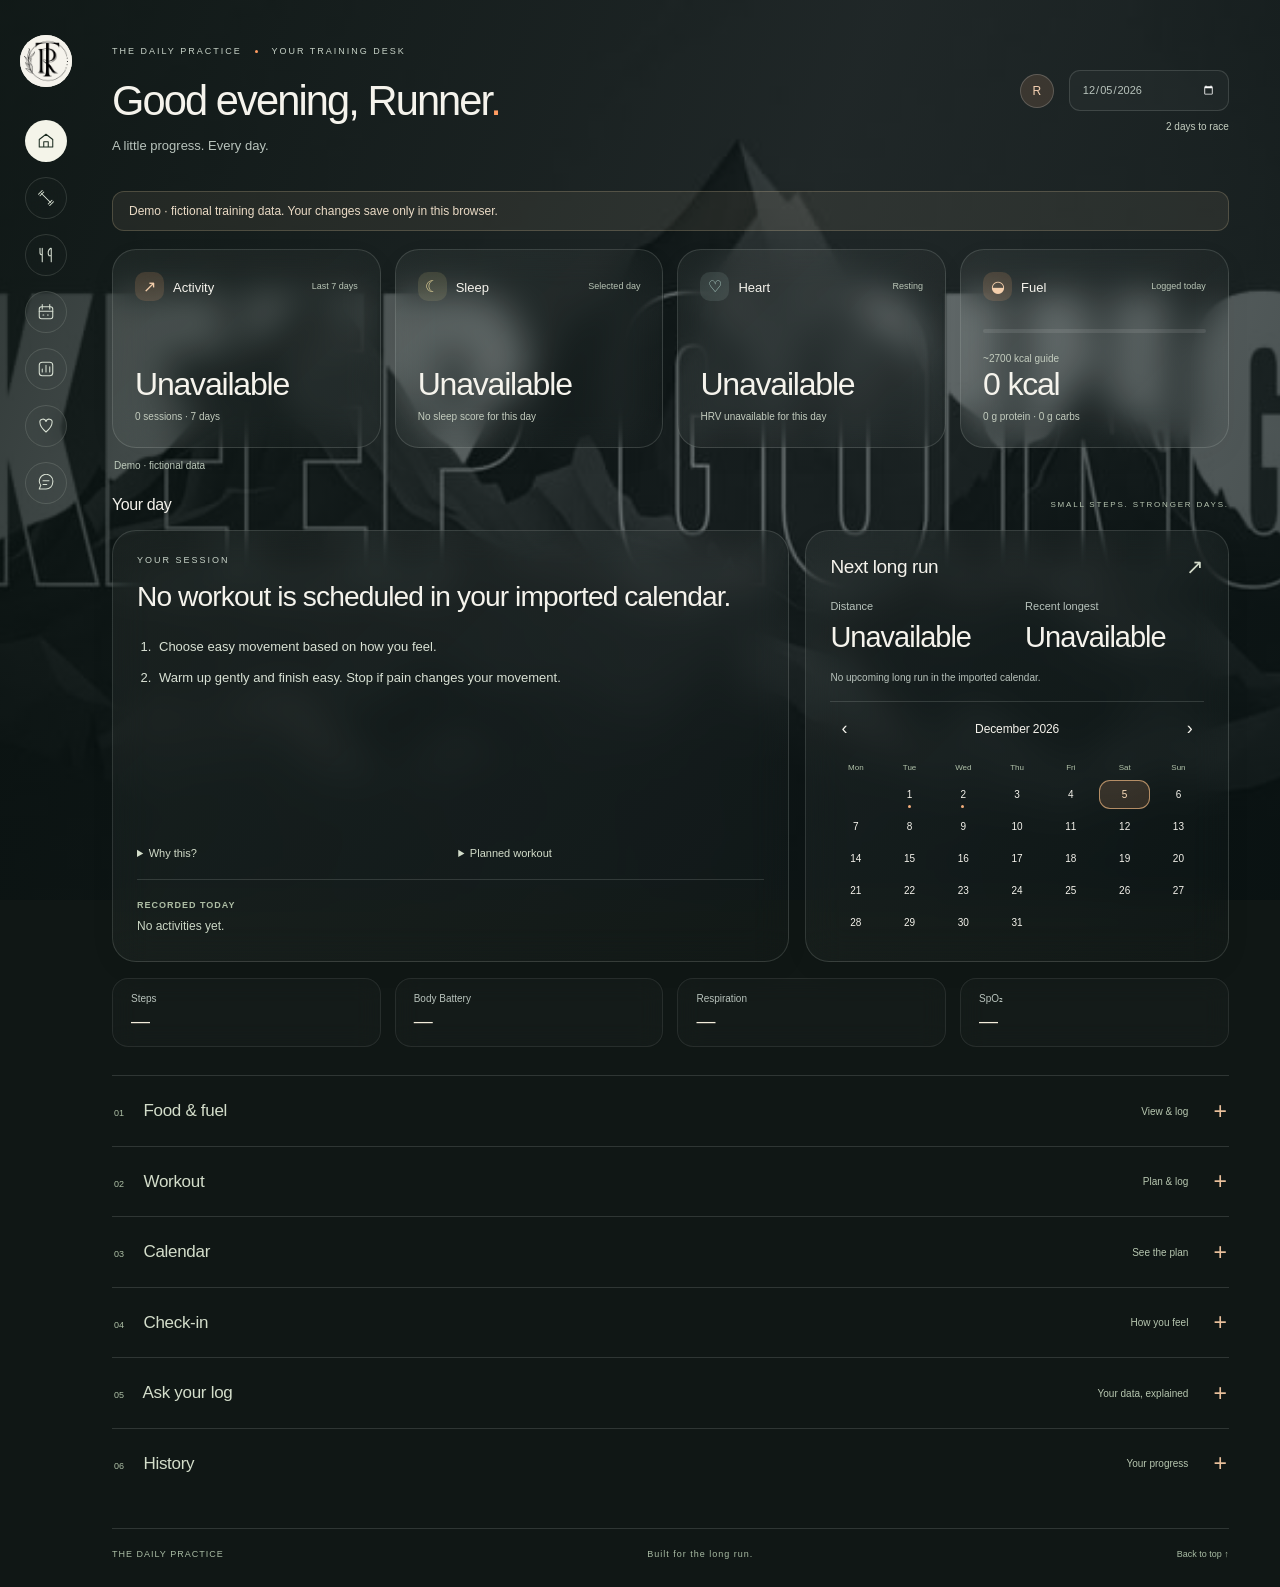
<file: site/index.html>
<!doctype html><html lang="en"><head><meta charset="utf-8"><meta name="viewport" content="width=device-width,initial-scale=1"><meta name="theme-color" content="#14221d"><link rel="icon" type="image/png" sizes="256x256" href="[data-uri]"><title>The Daily Practice · Training desk</title><style>:root{color-scheme:dark;font:14px -apple-system,BlinkMacSystemFont,'Segoe UI',sans-serif;color:#f5f3ec;background:#101715;--muted:#b8c3bc;--line:#ecf6ee24;--accent:#ff9b61;--green:#b2c8ab;--glass:#c7d6cb0c}*{box-sizing:border-box}html{scroll-behavior:smooth;scroll-padding-top:30px}body{margin:0;isolation:isolate}body:before{content:'';position:fixed;inset:0;z-index:-1;background:linear-gradient(110deg,#081210d9,#0d191a9c 55%,#071212c2),url('[data-uri]') center/cover no-repeat;pointer-events:none}main{max-width:none;min-height:100vh;padding:0 clamp(22px,4vw,72px) 28px 112px}h1,h2,h3,p{margin-top:0}h1,h2,h3{font-weight:500}h1{font-size:clamp(28px,3.25vw,48px);letter-spacing:-1.9px;margin-bottom:12px;line-height:1.1}h1 span,.history-heading h2 span{color:var(--accent)}h2{font-size:19px;letter-spacing:-.4px;margin-bottom:20px}h3{font-size:14px;letter-spacing:-.1px;margin-bottom:14px}p{line-height:1.6}a{color:inherit;text-decoration:none}button,input,select,textarea{font:inherit;color:inherit;border:1px solid var(--line);background:#d9e3df09;border-radius:11px;padding:11px 12px}button{cursor:pointer;transition:background .15s,border .15s;white-space:nowrap}button:hover{background:#ffffff16;border-color:#ffffff50}button:disabled{opacity:.5;cursor:default}input,select,textarea{width:100%;min-width:0;margin-top:7px}input[type=date]{min-width:142px}select option{background:#25302c}textarea{resize:vertical;min-height:70px}label{display:block;font-size:11px;color:var(--muted);line-height:1.35}input:focus-visible,button:focus-visible,select:focus-visible,textarea:focus-visible,a:focus-visible,summary:focus-visible{outline:2px solid var(--accent);outline-offset:4px}input[type=checkbox]{width:16px;margin:0;accent-color:var(--accent)}.primary{background:var(--accent);border-color:var(--accent);color:#202820;font-size:12px;font-weight:600}.primary:hover{background:#ffb17e;border-color:#ffb17e}.kicker{font-size:9px;letter-spacing:2px;color:#c7d2c7}.tiny-dot{display:inline-block;width:3px;height:3px;background:var(--accent);vertical-align:middle;margin:0 9px;border-radius:50%}.note,.muted,.source-note,.inline-note,.empty-lines{font-size:12px;color:var(--muted);line-height:1.65}.source-note,.form-hint{font-size:10px}.label{font-size:11px;color:var(--muted)}.badge{display:inline-block;border:1px solid var(--line);font-size:9px;border-radius:20px;padding:3px 8px;margin-left:7px;color:#c5d0c4}.quiet-icon{color:#d3dbca;font-size:21px;font-weight:300}.panel-head{display:flex;align-items:center;justify-content:space-between;gap:20px;margin-bottom:18px}.panel-head h2{margin:0}.deskhead{display:flex;justify-content:space-between;gap:32px;padding:46px 0 34px;align-items:center}.deskhead h1{margin-top:22px}.deskhead p{font-size:13px;color:var(--muted);margin-bottom:0}.day-controls{display:grid;grid-template-columns:34px 160px;gap:10px 15px;align-items:center}.profile-dot{display:grid;place-items:center;width:34px;height:34px;border:1px solid #ffffff30;border-radius:50%;background:#ffad7722;font-size:12px;color:#f4d0b2}.day-controls label{font-size:0}.day-controls input{margin:0;background:#ffffff07;font-size:11px}.race-tag{grid-column:1/-1;text-align:right;font-size:10px;color:#c5cec0}.desk-nav{position:fixed;left:20px;top:35px;width:52px;display:flex;flex-direction:column;align-items:center;gap:15px;z-index:5}.desk-nav>a{position:relative;display:grid;place-items:center;width:42px;height:42px;border:1px solid #ecf2e822;border-radius:50%;color:#d8e0d3;background:#ffffff03;backdrop-filter:blur(12px)}.desk-nav svg{width:18px;height:18px;fill:none;stroke:currentColor;stroke-width:1.4;stroke-linecap:round;stroke-linejoin:round}.desk-nav .brand{width:52px;height:52px;border:0;background:#f5f3ec;margin-bottom:18px;padding:0;overflow:hidden}.desk-nav .brand img{display:block;width:100%;height:100%;object-fit:contain}.desk-nav>a.active,.desk-nav>a:hover{background:#f4f4e9;color:#1b2b20}.desk-nav>a>span{display:none;position:absolute;left:54px;background:#28392f;padding:8px 12px;border:1px solid var(--line);border-radius:8px;white-space:nowrap;color:white;font-size:11px;letter-spacing:0}.desk-nav>a:hover>span,.desk-nav>a:focus-visible>span{display:block}.panel,.card,.overview-card{border:1px solid var(--line);background:linear-gradient(135deg,#dce7dc0e,#d2e4d703);border-radius:24px;padding:24px;backdrop-filter:blur(18px);min-width:0;box-shadow:0 8px 32px #00000008}.overview{display:grid;grid-template-columns:repeat(4,minmax(0,1fr));gap:14px}.overview-card{min-height:191px;display:flex;flex-direction:column;padding:22px}.overview-top{display:flex;align-items:center;justify-content:space-between;gap:8px}.overview-top strong{font-weight:500;font-size:13px}.overview-top small{font-size:9px;color:#b8c4b5}.overview-icon{display:inline-grid;place-items:center;width:29px;height:29px;margin-right:9px;border-radius:10px;color:#f5cfac;background:#ffaf7526;font-size:16px}.overview-card:nth-child(2) .overview-icon{background:#d8c98625;color:#e9d99d}.overview-card:nth-child(3) .overview-icon{background:#abc9c322;color:#b7dad2}.spark{display:block;width:100%;height:30px;margin:15px 0 8px}.spark line{stroke:#ffffff10}.spark path{stroke:var(--accent);stroke-width:2;fill:none}.overview-card:nth-child(2) .spark path{stroke:#e4ce8f}.overview-card:nth-child(3) .spark path{stroke:#bdd4ba}.overview-value{font-size:32px;font-weight:400;letter-spacing:-1.2px;margin-top:auto}.overview-note{font-size:10px;color:#c3ccbe;margin-top:6px;line-height:1.55}.fuel-line{height:4px;margin:28px 0 12px;border-radius:5px;background:#ffffff18;overflow:hidden}.fuel-line span{display:block;height:100%;max-width:100%;background:var(--accent)}.statusline{font-size:10px;color:#bdcabb;padding:12px 2px 8px;min-height:32px}.mode-banner{padding:12px 16px;background:#f3d6ac13;border:1px solid #f3d6ac33;border-radius:12px;margin-bottom:18px;font-size:12px;color:#eadac5}.section-heading{display:flex;align-items:center;justify-content:space-between;gap:20px;margin:16px 0}.section-heading h2{margin:0;font-size:16px}.section-heading>span{font-size:8px;letter-spacing:1.8px;color:#b7c5b1}.todaycols{display:grid;grid-template-columns:minmax(0,1.6fr) minmax(290px,1fr);gap:16px}.advice-panel{display:flex;flex-direction:column}.advice{font-size:clamp(23px,2.2vw,33px);letter-spacing:-.9px;line-height:1.2;margin:15px 0}.advice-panel ol{padding-left:18px;font-size:13px;line-height:1.8;color:#d9e1d4;margin:0 0 16px}.advice-panel li{padding-left:4px;margin:7px 0}.advice-links{display:flex;flex-wrap:wrap;gap:15px;margin-top:auto;padding-top:5px}.advice-links details{flex:1;min-width:170px}.evidence{border-left:2px solid #d5b59460;padding-left:13px;color:#c2d0c2;font-size:12px;line-height:1.7;margin:12px 0}.recorded-session{border-top:1px solid var(--line);padding-top:14px;margin-top:18px;font-size:12px;line-height:1.8;color:#cbd7c5}.recorded-session strong{font-size:9px;letter-spacing:1px;text-transform:uppercase;color:#aebea5}.checkgrid{display:grid;grid-template-columns:1fr 1fr;gap:16px}.checkgrid .metric{font-size:29px;margin:8px 0}.metric{font-size:32px;font-weight:400;letter-spacing:-1px;line-height:1.15;margin:16px 0 9px}.calendar-panel #recoveryDate{font-size:10px;margin:8px 0 15px}.mini-calendar{border-top:1px solid var(--line);padding-top:12px}.cal-month{display:flex;align-items:center;justify-content:space-between;gap:15px;margin-bottom:15px}.cal-month h2,.cal-month h3{margin:0}.cal-month button{padding:3px 10px;font-size:18px;border-color:transparent;background:none}.monthgrid{display:grid;grid-template-columns:repeat(7,minmax(0,1fr));gap:5px}.calendarlabel{text-align:center;color:#b0c1a9;font-size:9px;padding:5px 0}.daycell{min-height:72px;padding:8px 5px;font-size:12px;text-align:left;border-radius:11px;background:#ffffff03;border-color:#ffffff10;white-space:normal;position:relative}.daycell small{display:block;font-size:9px;color:#bbc9b4;margin-top:7px}.daycell.hasrun:after{content:'';position:absolute;bottom:4px;left:calc(50% - 2px);width:4px;height:4px;border-radius:50%;background:#f4ae7c}.daycell.active{background:#ffaf7525;border-color:#f5bd85aa;color:#ffe0bc}.mini-calendar .monthgrid{gap:3px}.mini-calendar .daycell{min-height:29px;font-size:10px;padding:6px 2px;text-align:center;border:0;background:transparent}.mini-calendar .daycell.active{border:1px solid #f5bd85aa;background:#ffaf7525;padding:5px 1px}.mini-calendar .daycell small{display:none}.mini-calendar .daycell.hasrun:after{bottom:1px;width:3px;height:3px}.mini-calendar h3{font-size:12px}.mini-calendar .calendarlabel{font-size:8px}.signal-strip{display:grid;grid-template-columns:repeat(4,minmax(0,1fr));gap:14px;margin:16px 0 28px}.signal-item{border:1px solid #ffffff15;border-radius:16px;padding:14px 18px;background:#dce9d605;backdrop-filter:blur(12px);font-size:10px;color:var(--muted)}.signal-item strong{display:block;font-size:19px;font-weight:400;letter-spacing:-.3px;margin-top:6px;color:#f4eddc}.workspace-drawer{margin-top:0;border-top:1px solid var(--line);scroll-margin-top:20px}.workspace-drawer>summary{display:flex;align-items:center;justify-content:space-between;gap:20px;list-style:none;padding:22px 2px;font-size:17px;letter-spacing:-.3px}.workspace-drawer>summary::-webkit-details-marker{display:none}.workspace-drawer>summary small{font-size:9px;color:#aec0a6;margin-right:15px;letter-spacing:0}.drawer-action{font-size:10px;color:#b7c7b0;letter-spacing:0;display:flex;align-items:center;gap:25px}.drawer-action b{font-weight:300;font-size:23px;line-height:1;color:#e9c09b}.workspace-drawer[open]>summary .drawer-action b{font-size:0}.workspace-drawer[open]>summary .drawer-action b:after{content:'−';font-size:23px}.columns{display:grid;grid-template-columns:1fr 1fr;gap:16px;margin:0 0 24px}.formgrid{display:grid;grid-template-columns:repeat(3,minmax(0,1fr));gap:15px}.wide{grid-column:1/-1}.form-hint{margin:0}.checkbox-label{display:flex;align-items:center;gap:10px;font-size:12px}.meal-totals{display:flex;gap:30px;margin:0 0 20px}.meal-totals strong{display:block;font-size:26px;font-weight:400;letter-spacing:-.6px;margin-top:8px;color:#f3d5b6}.inline-note{font-size:11px;padding:12px 0;border-bottom:1px solid var(--line);margin-bottom:14px}.meal-group-label{font-size:10px;letter-spacing:1px;text-transform:uppercase;color:#cfb693;margin:22px 0 4px}.record{padding:13px 0;border-bottom:1px solid #ffffff12;line-height:1.65;font-size:12px}.record strong{font-weight:500}.record .muted{font-size:11px}.record .mini{opacity:.7}.record:hover .mini{opacity:1}.mini{font-size:10px;padding:4px 8px;margin-top:5px;margin-right:5px;background:transparent;border-color:#ffffff20}.record p{margin:5px 0 0}.timer-row{display:flex;align-items:center;gap:8px;margin-bottom:22px}.timer{font-variant-numeric:tabular-nums;font-size:33px;letter-spacing:-.6px;margin-right:auto}.timer-row button{font-size:11px;padding:8px 12px}.ask-form{display:flex;gap:14px;align-items:end}.ask-form label{flex:1}.answer{font-size:13px;line-height:1.8;color:#d9e3d4;white-space:pre-line;margin:20px 0;padding:18px 0;border-top:1px solid var(--line)}details{margin:16px 0 0}summary{cursor:pointer;font-size:11px;line-height:1.5;color:#d3ddca}.empty-lines{padding:14px 0}.history-heading{display:flex;justify-content:space-between;align-items:end;margin:5px 0 20px}.history-heading h2{font-size:40px;letter-spacing:-1.4px;margin:12px 0}.history-heading .note{font-size:10px}.notice{font-size:10px;color:#c7cfbd;margin:0 0 12px!important}.filters{display:flex;flex-wrap:wrap;gap:14px;align-items:end;margin:15px 0 20px}.filters label{width:148px}.filters #sport{min-width:150px}.filters button{font-size:11px}.filter-shortcuts{display:flex;gap:5px;margin-left:auto;align-self:end}.filter-shortcuts button{font-size:10px;padding:10px 12px}.filter-shortcuts button.active{background:#f0e7cd1e;border-color:#e0d4b9aa}.grid{display:grid;grid-template-columns:repeat(4,minmax(0,1fr));gap:14px;margin:0 0 16px}.card{padding:22px}.card .muted{font-size:10px}.grid[aria-label="Training totals"] .label{font-size:9px;letter-spacing:1.5px;text-transform:uppercase}.grid[aria-label="Training totals"] .metric{font-size:36px}.records-grid{margin:18px 0 28px}.records-grid .metric{font-size:29px;color:#f1d4b5}.records-grid .label{font-size:10px}.monthly-panel{padding:27px;margin:16px 0}.monthly-panel .panel-head{margin-bottom:0}.monthly-visual{position:relative;display:flex;align-items:flex-end;gap:clamp(5px,2vw,24px);height:230px;padding:18px 24px 30px 48px;border-bottom:1px solid #ffffff25;background:repeating-linear-gradient(to top,transparent 0,transparent 49px,#ffffff0a 49px,#ffffff0a 50px);overflow-x:auto}.month-column{height:100%;position:relative;display:flex;flex:1;min-width:25px;flex-direction:column;align-items:center;justify-content:flex-end}.month-stack{width:70%;max-width:92px;min-width:18px;display:flex;flex-direction:column;justify-content:flex-end;overflow:hidden;border-radius:4px 4px 0 0;opacity:.93}.month-stack span{display:block;flex-shrink:0}.month-hours{font-size:10px;margin-bottom:8px;color:#e0e6d6}.month-name{position:absolute;bottom:-21px;color:#c0ccb4;font-size:10px}.legend{display:flex;gap:18px;flex-wrap:wrap;font-size:10px;color:#d4deca;margin:22px 0 12px}.swatch{display:inline-block;width:7px;height:7px;border-radius:2px;margin-right:6px}.monthlybar{height:7px;display:flex;min-width:90px;border-radius:3px;overflow:hidden;background:#ffffff10}.section{margin:28px 0 15px;font-size:17px}.recovery{display:grid;grid-template-columns:repeat(3,minmax(0,1fr));gap:14px}.recovery h3{font-size:12px}.recovery h3:before{content:'';display:inline-block;width:5px;height:5px;border-radius:50%;background:#f7bb8d;margin-right:8px;vertical-align:middle}.chart{width:100%;height:150px;display:block}.chart line{stroke:#e2b88d}.chart circle{fill:#efc6a1}.chart text{fill:#b3c1aa}.ticks{display:flex;justify-content:space-between;color:#afbea5;font-size:9px;gap:10px}.recovery .note{font-size:10px;margin:14px 0 0}.trend-value{font-size:27px;font-weight:400;letter-spacing:-.5px;margin-bottom:3px;color:#f3e4d0}.load-value{font-size:27px;letter-spacing:-.5px;margin-bottom:5px;color:#f2d1ae}.load-card{grid-column:span 2}.load-card .chart{height:170px}.scroll{overflow:auto;max-height:440px;scrollbar-color:#a7bda33c transparent}table{border-collapse:collapse;width:100%;white-space:nowrap;font-size:11px;font-variant-numeric:tabular-nums}th,td{text-align:left;border-bottom:1px solid #ffffff14;padding:14px 12px;color:#dce5d6}th{position:sticky;top:0;background:#26382bdd;backdrop-filter:blur(14px);color:#aebbab;font-size:10px;font-weight:400}td.num{text-align:right}.empty{padding:32px 8px;color:#c0ceba;font-size:11px}.table-details{border:1px solid var(--line);border-radius:18px;padding:16px 20px;margin:16px 0;background:#ffffff03;backdrop-filter:blur(12px)}.table-details>summary{font-size:13px}.table-details .scroll{margin-top:15px}.method-note,.method-note footer{font-size:10px;color:var(--muted);line-height:1.8}.availability-grid{display:grid;grid-template-columns:repeat(3,minmax(0,1fr));gap:8px;margin-top:15px}.availability-grid>div{padding:12px;border:1px solid #ffffff12;border-radius:10px;color:var(--muted);font-size:10px}.availability-grid strong{display:block;color:#e0e6d8;font-weight:400;margin-top:4px}.desk-footer{display:flex;justify-content:space-between;align-items:center;gap:20px;margin-top:30px;padding-top:20px;border-top:1px solid var(--line);font-size:9px;letter-spacing:1px;color:#a9bca4}.desk-footer a{letter-spacing:0}.page-note{font-size:10px;color:var(--muted);margin:14px 0}.progress{height:5px;background:#ffffff15;border-radius:5px;overflow:hidden}.progress span{display:block;background:var(--accent);height:100%}
@media(min-width:1700px){main{padding-left:140px;padding-right:5vw}.desk-nav{left:36px}.overview-card{min-height:210px}.deskhead{padding-top:54px;padding-bottom:40px}}
@media(max-width:1100px){main{padding:0 24px 28px 90px}.desk-nav{left:12px}.deskhead{padding-top:34px}.overview{gap:10px}.overview-card{padding:17px;min-height:180px}.overview-value{font-size:28px}.overview-icon{margin-right:5px;width:25px;height:25px}.overview-top small{font-size:8px}.todaycols{grid-template-columns:minmax(0,1.3fr) minmax(280px,1fr)}.panel{padding:22px}.grid[aria-label="Training totals"] .metric{font-size:29px}.filter-shortcuts{margin-left:0}.recovery{grid-template-columns:repeat(2,minmax(0,1fr))}.load-card{grid-column:span 2}}
@media(max-width:760px){main{padding:0 18px 100px}.deskhead{padding:30px 0 26px;gap:15px}.deskhead h1{font-size:31px;max-width:350px;letter-spacing:-1px}.kicker{font-size:8px;letter-spacing:1.2px}.day-controls{grid-template-columns:145px;gap:8px}.profile-dot{display:none}.race-tag{font-size:9px}.desk-nav{left:12px;right:12px;bottom:12px;top:auto;width:auto;flex-direction:row;gap:4px;justify-content:space-around;padding:9px;border-radius:24px;border:1px solid #ffffff35;background:#1f3329e6;backdrop-filter:blur(24px)}.desk-nav .brand{display:none}.desk-nav>a{width:35px;height:35px;border:0;background:transparent}.desk-nav svg{width:17px;height:17px}.desk-nav>a>span{display:none!important}.overview{grid-template-columns:repeat(2,minmax(0,1fr))}.overview-card{min-height:175px}.todaycols{grid-template-columns:1fr}.signal-strip{grid-template-columns:repeat(2,minmax(0,1fr));gap:9px;margin-bottom:22px}.signal-item{padding:12px 15px}.columns{grid-template-columns:1fr}.section-heading>span{display:none}.advice{font-size:27px}.calendar-panel .mini-calendar{max-width:420px;margin:auto}.mini-calendar .daycell{min-height:33px}.workspace-drawer>summary{font-size:16px}.drawer-action{font-size:9px;gap:12px}.formgrid{grid-template-columns:repeat(2,minmax(0,1fr))}.grid{grid-template-columns:repeat(2,minmax(0,1fr));gap:10px}.card{padding:19px}.filters{gap:9px}.filters label{width:calc(50% - 5px)}.filters button{flex:1}.filter-shortcuts{width:100%;gap:6px}.monthly-panel{padding:20px 15px}.monthly-visual{padding-left:8px;padding-right:8px;height:215px;gap:8px}.month-hours{font-size:9px}.recovery{grid-template-columns:1fr 1fr;gap:10px}.recovery .panel{padding:18px}.recovery .chart{height:135px}.history-heading h2{font-size:34px}.load-card .chart{height:160px}.availability-grid{grid-template-columns:repeat(2,minmax(0,1fr))}.desk-footer{font-size:8px;gap:10px;letter-spacing:.8px}.advice-links{display:block}.ask-form{gap:8px}.ask-form input{font-size:12px}.meal-totals{gap:22px}.meal-totals strong{font-size:25px}}
@media(max-width:440px){.deskhead{display:block}.day-controls{display:flex;align-items:center;margin-top:20px;gap:15px}.day-controls label{width:145px}.race-tag{text-align:left}.deskhead h1{max-width:none;font-size:32px}.overview-note{font-size:9px}.overview-top strong{font-size:12px}.overview-value{font-size:27px}.overview-icon{width:24px;height:24px;font-size:14px}.panel{padding:20px}.metric{font-size:27px}.grid[aria-label="Training totals"] .metric{font-size:28px}.records-grid .metric{font-size:25px}.recovery{grid-template-columns:1fr}.load-card{grid-column:auto}.drawer-action{font-size:0}.drawer-action b{font-size:23px}.section-heading h2{font-size:16px}.desk-footer>span:nth-child(2){display:none}}
@media(prefers-reduced-motion:reduce){html{scroll-behavior:auto}button{transition:none}}
</style></head><body><main>
<nav class="desk-nav" aria-label="Training desk">
  <a class="brand" href="#top" aria-label="Training desk home"><img src="[data-uri]" width="52" height="52" alt="The Daily Practice logo"></a>
  <a href="#today" class="active" title="Today" aria-label="Today"><svg viewBox="0 0 24 24"><path d="m3 10 9-7 9 7v10H3zM9 20v-7h6v7"/></svg><span>Today</span></a>
  <a href="#workout" title="Workout" aria-label="Workout"><svg viewBox="0 0 24 24"><path d="m4 9 5-5m6 16 5-5M2 7l5-5m10 20 5-5M6 6l12 12"/></svg><span>Workout</span></a>
  <a href="#food" title="Food" aria-label="Food"><svg viewBox="0 0 24 24"><path d="M4 3v6q0 3 3 3V3m0 9v9M18 3q-5 4-2 10h3V3m0 10v8"/></svg><span>Food</span></a>
  <a href="#calendar" title="Calendar" aria-label="Calendar"><svg viewBox="0 0 24 24"><rect x="3" y="5" width="18" height="16" rx="3"/><path d="M7 2v6m10-6v6M3 11h18m-13 5h1m5 0h1"/></svg><span>Calendar</span></a>
  <a href="#history" title="History" aria-label="History"><svg viewBox="0 0 24 24"><rect x="3" y="3" width="18" height="18" rx="4"/><path d="M7 16v-4m5 4V7m5 9v-7"/></svg><span>History</span></a>
  <a href="#checkin" title="Check-in" aria-label="Check-in"><svg viewBox="0 0 24 24"><path d="M20 8c0 5-8 12-8 12S4 13 4 8a4 4 0 0 1 8-2 4 4 0 0 1 8 2Z"/></svg><span>Check-in</span></a>
  <a href="#ask" title="Ask your log" aria-label="Ask your log"><svg viewBox="0 0 24 24"><path d="M21 11a9 9 0 0 1-9 9H3l2-5a9 9 0 1 1 16-4ZM8 9h8m-8 5h5"/></svg><span>Ask your log</span></a>
</nav>
<header class="deskhead" id="top">
  <div><div class="kicker">THE DAILY PRACTICE <span class="tiny-dot"></span> YOUR TRAINING DESK</div><h1 id="greeting">Your daily practice<span>.</span></h1><p>A little progress. Every day.</p></div>
  <div class="day-controls"><span class="profile-dot" aria-hidden="true">R</span><label>Date<input type="date" id="coachDate"></label><span id="coachNotice" class="race-tag"></span></div>
</header>
<div class="mode-banner" id="modeBanner" hidden></div>
<section class="overview" id="overview" aria-label="Your day at a glance"></section>
<div id="connection" class="statusline" role="status"></div>
<div class="section-heading"><h2>Your day</h2><span>SMALL STEPS. STRONGER DAYS.</span></div>
<section class="todaycols" id="today">
  <article class="panel advice-panel"><div class="kicker">YOUR SESSION</div><h2 id="adviceTitle" class="advice"></h2><div id="adviceBody"></div><div class="advice-links"><details><summary>Why this?</summary><div id="adviceReasons" class="evidence"></div></details><details class="workout-detail"><summary>Planned workout</summary><div id="originalWorkout" class="note"></div></details></div><div id="todayActivity" class="recorded-session"></div></article>
  <article class="panel calendar-panel"><div class="panel-head"><h2>Next long run</h2><span class="quiet-icon">↗</span></div><div id="todayRecovery" class="checkgrid"></div><p class="note" id="recoveryDate"></p><div class="mini-calendar"><div class="cal-month"><button id="miniMonthPrev" type="button" aria-label="Previous month">‹</button><h3 id="miniMonthTitle"></h3><button id="miniMonthNext" type="button" aria-label="Next month">›</button></div><div id="miniMonthGrid" class="monthgrid"></div></div></article>
</section>
<div id="dailySignals" class="signal-strip" aria-label="Daily health signals"></div>
<details class="workspace-drawer" id="food-drawer"><summary><span><small>01</small> Food & fuel</span><span class="drawer-action">View & log <b>+</b></span></summary>
<section class="columns" id="food"><article class="panel"><div class="panel-head"><h2>On your plate</h2><span class="quiet-icon">◒</span></div><div id="foodTotals" class="meal-totals"></div><div id="nutritionTarget" class="note"></div><div id="mealGuidance" class="inline-note"></div><div id="foodLogs"></div><details><summary>Planned meals</summary><div id="plannedMeals"></div></details><details><summary>About these estimates</summary><p class="note">Food values are estimates. Oil, sauces and recipes change the total. Planned meals count only after you mark them eaten. Targets are starting guides; use recovery and morning weight trends to adjust.</p></details></article>
<article class="panel"><h2>Add food</h2><form id="mealForm" class="formgrid"><label class="wide">Food<select id="foodPreset"><option value="custom">Custom food</option><option value="rice">Cooked rice</option><option value="breast">Chicken breast</option><option value="thigh">Chicken thigh</option><option value="egg">Boiled egg</option><option value="milk">Milk</option><option value="banana">Banana</option><option value="alienergy">Alienergy coconut</option></select></label><label class="wide">Name<input name="food" id="foodName" required maxlength="200" placeholder="What did you eat?"></label><label>Meal<select name="meal"><option>Breakfast</option><option>Lunch</option><option>Dinner</option><option>Snack</option><option>Run fuel</option></select></label><label>Status<select name="status"><option value="eaten">Eaten</option><option value="planned">Planned</option></select></label><label>Amount<input name="quantity" id="foodQuantity" type="number" min="0" step="0.1"></label><label>Unit<input name="unit" id="foodUnit" placeholder="g / ml / piece"></label><label>Calories<input name="kcal" id="foodKcal" required type="number" min="0" step="0.1"></label><label>Protein · g<input name="protein" id="foodProtein" required type="number" min="0" step="0.1"></label><label>Carbs · g<input name="carbs" id="foodCarbs" required type="number" min="0" step="0.1"></label><label class="wide">Notes<textarea name="notes" id="foodNotes" placeholder="Optional"></textarea></label><p class="note wide form-hint">Nutrition values are for the whole portion.</p><button class="primary wide" type="submit">Add to my day ↗</button></form></article></section></details>
<details class="workspace-drawer" id="workout-drawer"><summary><span><small>02</small> Workout</span><span class="drawer-action">Plan & log <b>+</b></span></summary>
<section class="columns" id="workout"><article class="panel"><h2>Your session</h2><div id="workoutSteps"></div><details><summary>Strength library</summary><div id="strengthLibrary"></div><p class="note">Keep 2–3 reps in reserve. Avoid hard leg sets before a long run.</p></details></article><article class="panel"><div class="panel-head"><h2>Workout log</h2><span class="badge">Manual</span></div><div class="timer-row"><div id="timer" class="timer">00:00</div><button id="timerStart" type="button">Start</button><button id="timerStop" type="button">Stop</button><button id="timerReset" type="button">Reset</button></div><form id="workoutForm" class="formgrid"><label class="wide">Exercise<input name="exercise" required placeholder="Push-ups, squats, mobility…" maxlength="200"></label><label>Sets<input name="sets" type="number" min="0" step="1"></label><label>Reps<input name="reps" type="number" min="0" step="1"></label><label>Minutes<input name="minutes" id="workoutMinutes" type="number" min="0" step="0.1"></label><label class="wide">Notes<textarea name="notes" placeholder="How did it feel?"></textarea></label><button class="primary wide" type="submit">Save workout ↗</button></form><div id="workoutLogs"></div><p class="note form-hint">Manual sessions stay separate from Garmin totals.</p></article></section></details>
<details class="workspace-drawer" id="calendar-drawer"><summary><span><small>03</small> Calendar</span><span class="drawer-action">See the plan <b>+</b></span></summary>
<section class="columns" id="calendar"><article class="panel"><div class="cal-month"><button type="button" id="monthPrev" aria-label="Previous month">‹</button><h2 id="monthTitle"></h2><button type="button" id="monthNext" aria-label="Next month">›</button></div><div class="monthgrid" id="monthGrid"></div></article><article class="panel"><h2>Coming up</h2><div id="upcoming"></div><details><summary>Plan sources</summary><p class="note">Your calendar overrides take priority over the workbook. Review future distances against your recent training.</p><div id="sourceList" class="source-note"></div></details></article></section></details>
<details class="workspace-drawer" id="checkin-drawer"><summary><span><small>04</small> Check-in</span><span class="drawer-action">How you feel <b>+</b></span></summary>
<section class="columns" id="checkin"><article class="panel"><h2>How are you?</h2><form id="checkinForm" class="formgrid"><label>Weight · kg<input name="kg" type="number" step="0.01" min="20" max="350"></label><label>Time<select name="timing"><option value="morning">Morning</option><option value="evening">Evening</option></select></label><label>Fatigue · 0–5<input name="fatigue" type="number" min="0" max="5" step="1"></label><label>Soreness · 0–5<input name="soreness" type="number" min="0" max="5" step="1"></label><label class="wide checkbox-label"><input name="pain" type="checkbox">Pain affects my stride or technique</label><label class="wide">Notes<textarea name="notes" placeholder="Energy, appetite, any niggles…"></textarea></label><button type="submit" class="primary wide">Save check-in ↗</button></form></article><article class="panel"><h2>Weight & wellbeing</h2><p class="note">Compare morning weights with morning weights.</p><div id="checkinLogs"></div></article></section></details>
<details class="workspace-drawer" id="ask-drawer"><summary><span><small>05</small> Ask your log</span><span class="drawer-action">Your data, explained <b>+</b></span></summary>
<section id="ask" class="panel"><h2>A little clarity.</h2><form id="askForm" class="ask-form"><label>Your question<input id="question" required placeholder="What should I do today?"></label><button class="primary" type="submit">Ask ↗</button></form><div id="answer" class="answer" aria-live="polite">Ask about your session, food or recovery.</div><p class="note form-hint">Local rules, using your recorded data.</p></section></details>

<details class="workspace-drawer history-drawer" id="history"><summary><span><small>06</small> History</span><span class="drawer-action">Your progress <b>+</b></span></summary><div class="history-heading"><div><div class="kicker">THE BIGGER PICTURE</div><h2>Activities<span>.</span></h2><div id="coverage" class="note"></div></div></div><div id="syncNotice" class="notice" role="status"></div>
<div class="filters"><label>From<input id="from" type="date"></label><label>Through<input id="through" type="date"></label><label>Sport<select id="sport"><option value="all">All sports</option></select></label><div class="filter-shortcuts"><button type="button" data-period="7">7 days</button><button type="button" data-period="28">28 days</button><button type="button" id="reset" class="active">All time</button></div></div>
<section class="grid" aria-label="Training totals"><article class="card"><div class="label">Activities</div><div class="metric" id="sessions"></div><div class="muted" id="periodLabel"></div></article><article class="card"><div class="label">Distance</div><div class="metric" id="totalDistance"></div><div class="muted">All selected sports</div></article><article class="card"><div class="label">Training time</div><div class="metric" id="hours"></div><div class="muted">Timer duration</div></article><article class="card"><div class="label">Climbing</div><div class="metric" id="totalClimb"></div><div class="muted">Elevation gained</div></article></section>
<section class="panel monthly-panel"><div class="panel-head"><h2>Hours per month, by sport</h2><span class="kicker">STACKED</span></div><div id="monthlyVisual" class="monthly-visual" aria-label="Monthly training hours"></div><div id="legend" class="legend"></div><details><summary>Numbers</summary><div class="scroll"><table id="monthly"></table></div></details></section>
<section class="grid records-grid" aria-label="Personal training records"><article class="card"><div class="label">Longest run</div><div class="metric" id="longRun"></div><div class="muted" id="longRunNote"></div></article><article class="card"><div class="label">Longest ride</div><div class="metric" id="longBike"></div><div class="muted" id="longBikeNote"></div></article><article class="card"><div class="label">Longest session</div><div class="metric" id="longTime"></div><div class="muted" id="longTimeNote"></div></article><article class="card"><div class="label">Biggest day</div><div class="metric" id="longDay"></div><div class="muted" id="longDayNote"></div></article></section>
<details class="table-details"><summary>Weekly totals & sport breakdown</summary><div class="signal-strip"><div class="signal-item">Running<strong id="runKm"></strong><span id="runPace"></span></div><div class="signal-item">Cycling<strong id="bikeKm"></strong><span id="bikeSpeed"></span></div></div><div class="scroll"><table><thead><tr><th>Week of</th><th>Hours</th><th>Run km</th><th>Bike km</th><th>Sessions</th></tr></thead><tbody id="weekly"></tbody></table></div></details>
<div class="section-heading"><h2>Recovery & load</h2><span>YOUR RHYTHM, OVER TIME</span></div>
<div class="recovery">
<section class="panel load-card"><div class="panel-head"><h3>Training load</h3><span class="badge">7 days</span></div><div id="loadValue" class="load-value"></div><div id="loadChart"></div><p id="loadSummary" class="note"></p><details><summary>How it works</summary><p class="note">Sum of Garmin’s per-activity training load over a rolling seven days, across the selected sports. This is a simple sum, not Garmin’s weighted acute-load algorithm. Gaps or activities without load are shown as incomplete. Early windows may have partial coverage.</p><p class="note" id="readiness"></p></details></section>
<section class="panel"><h3>Sleep</h3><div class="trend-value" id="sleepAvg"></div><div id="sleepChart"></div><p id="sleepSummary" class="note"></p><span id="sleepCount" hidden></span></section>
<section class="panel"><h3>HRV</h3><div class="trend-value" id="hrvValue"></div><div id="hrvChart"></div><p id="hrvSummary" class="note"></p></section>
<section class="panel"><h3>Resting heart rate</h3><div class="trend-value" id="rhrValue"></div><div id="rhrChart"></div><p id="rhrSummary" class="note"></p></section>
<section class="panel"><h3>Body Battery</h3><div class="trend-value" id="bbValue"></div><div id="bbChart"></div><p class="note">Daily peak · /100</p></section>
<section class="panel"><h3>Stress</h3><div class="trend-value" id="stressValue"></div><div id="stressChart"></div><p class="note">Daily average · /100</p></section>
</div>
<details class="table-details"><summary>More health signals</summary><div id="healthSignals" class="availability-grid"></div></details>
<details class="table-details"><summary>Every activity</summary><div class="scroll"><table><thead><tr><th>Date</th><th>Sport</th><th>Distance</th><th>Time</th><th>Pace / speed</th><th>Avg HR</th><th>Max HR</th><th>Climb</th><th>Aerobic / anaerobic</th><th>Garmin kcal</th><th>Load</th></tr></thead><tbody id="activityRows"></tbody></table></div></details>
<details class="table-details"><summary>Daily recovery</summary><div class="scroll"><table><thead><tr><th>Date</th><th>Sleep</th><th>Score</th><th>HRV</th><th>HRV 7-day</th><th>Status</th><th>Resting HR</th><th>Battery peak</th><th>Stress</th></tr></thead><tbody id="healthRows"></tbody></table></div></details>
<details class="table-details"><summary>Available data & sync details</summary><div id="availableData" class="availability-grid"></div><div id="issues" class="note"></div><p class="note">Missing readings stay unavailable. Sleep excludes naps. Calories and fitness metrics are watch estimates. Multisport child legs are excluded to avoid double counting.</p></details>
</details><footer class="desk-footer"><span>THE DAILY PRACTICE</span><span>Built for the long run.</span><a href="#top">Back to top ↑</a></footer></main><script id="training-data" type="application/json">{"start": "2026-06-02", "end": "2026-10-29", "syncedAt": "2026-10-29", "activities": [{"startTimeLocal": "2026-06-02 18:00:00", "activityType": "running", "distance": 6119.261894291952, "duration": 2295.378107114968, "movingDuration": 2295.378107114968, "elapsedDuration": 2355.378107114968, "averageHR": 150, "maxHR": 170, "calories": 428.3483326004366, "aerobicTrainingEffect": 2.9, "anaerobicTrainingEffect": 1.2, "elevationGain": 109.36506436836092, "activityTrainingLoad": 116.15954725032907, "vO2MaxValue": null, "avgPower": 240, "averageRunningCadenceInStepsPerMinute": 168}, {"startTimeLocal": "2026-06-03 18:00:00", "activityType": "running", "distance": 6992.874966653006, "duration": 2794.015824770753, "movingDuration": 2794.015824770753, "elapsedDuration": 2854.015824770753, "averageHR": 137, "maxHR": 166, "calories": 489.50124766571037, "aerobicTrainingEffect": 3.9, "anaerobicTrainingEffect": 1.1, "elevationGain": 176.50941096153636, "activityTrainingLoad": 86.26064034308128, "vO2MaxValue": null, "avgPower": 240, "averageRunningCadenceInStepsPerMinute": 168}, {"startTimeLocal": "2026-06-05 18:00:00", "activityType": "cycling", "distance": 17242.445815058658, "duration": 2857.1142481680404, "movingDuration": 2857.1142481680404, "elapsedDuration": 2917.1142481680404, "averageHR": 146, "maxHR": 180, "calories": 431.06114537646647, "aerobicTrainingEffect": 3.6, "anaerobicTrainingEffect": 1.1, "elevationGain": 69.1238652031197, "activityTrainingLoad": 101.70903276719812, "vO2MaxValue": null, "avgPower": 150, "averageRunningCadenceInStepsPerMinute": null}, {"startTimeLocal": "2026-06-06 18:00:00", "activityType": "running", "distance": 12715.785070483771, "duration": 4761.635976560877, "movingDuration": 4761.635976560877, "elapsedDuration": 4821.635976560877, "averageHR": 136, "maxHR": 172, "calories": 890.104954933864, "aerobicTrainingEffect": 3.8, "anaerobicTrainingEffect": 1.6, "elevationGain": 68.4616444473589, "activityTrainingLoad": 122.5649377177496, "vO2MaxValue": null, "avgPower": 240, "averageRunningCadenceInStepsPerMinute": 168}, {"startTimeLocal": "2026-06-09 18:00:00", "activityType": "running", "distance": 8030.076120315156, "duration": 3022.750982885244, "movingDuration": 3022.750982885244, "elapsedDuration": 3082.750982885244, "averageHR": 153, "maxHR": 177, "calories": 562.1053284220609, "aerobicTrainingEffect": 2.3, "anaerobicTrainingEffect": 0.8, "elevationGain": 32.658730973341555, "activityTrainingLoad": 144.10807238923894, "vO2MaxValue": null, "avgPower": 240, "averageRunningCadenceInStepsPerMinute": 168}, {"startTimeLocal": "2026-06-10 18:00:00", "activityType": "running", "distance": 6761.891600296888, "duration": 2504.8149889711085, "movingDuration": 2504.8149889711085, "elapsedDuration": 2564.8149889711085, "averageHR": 144, "maxHR": 170, "calories": 473.33241202078216, "aerobicTrainingEffect": 3.8, "anaerobicTrainingEffect": 0.6, "elevationGain": 146.38849741653516, "activityTrainingLoad": 120.15903947343668, "vO2MaxValue": null, "avgPower": 240, "averageRunningCadenceInStepsPerMinute": 168}, {"startTimeLocal": "2026-06-12 18:00:00", "activityType": "cycling", "distance": 27408.833733052477, "duration": 5074.011805512078, "movingDuration": 5074.011805512078, "elapsedDuration": 5134.011805512078, "averageHR": 133, "maxHR": 176, "calories": 685.220843326312, "aerobicTrainingEffect": 2.4, "anaerobicTrainingEffect": 0.6, "elevationGain": 137.72149644529526, "activityTrainingLoad": 118.70831900262223, "vO2MaxValue": null, "avgPower": 150, "averageRunningCadenceInStepsPerMinute": null}, {"startTimeLocal": "2026-06-13 18:00:00", "activityType": "running", "distance": 15537.186508370489, "duration": 5842.681058659229, "movingDuration": 5842.681058659229, "elapsedDuration": 5902.681058659229, "averageHR": 135, "maxHR": 171, "calories": 1087.6030555859343, "aerobicTrainingEffect": 3.4, "anaerobicTrainingEffect": 1.6, "elevationGain": 153.85106203359052, "activityTrainingLoad": 111.88816396096323, "vO2MaxValue": null, "avgPower": 240, "averageRunningCadenceInStepsPerMinute": 168}, {"startTimeLocal": "2026-06-16 18:00:00", "activityType": "running", "distance": 5924.859125288473, "duration": 2323.038426342687, "movingDuration": 2323.038426342687, "elapsedDuration": 2383.038426342687, "averageHR": 154, "maxHR": 171, "calories": 414.7401387701931, "aerobicTrainingEffect": 3.5, "anaerobicTrainingEffect": 1.0, "elevationGain": 48.75150241864258, "activityTrainingLoad": 163.54494671053155, "vO2MaxValue": null, "avgPower": 240, "averageRunningCadenceInStepsPerMinute": 168}, {"startTimeLocal": "2026-06-17 18:00:00", "activityType": "running", "distance": 6173.401558991857, "duration": 2294.387110002268, "movingDuration": 2294.387110002268, "elapsedDuration": 2354.387110002268, "averageHR": 137, "maxHR": 171, "calories": 432.13810912943, "aerobicTrainingEffect": 3.4, "anaerobicTrainingEffect": 1.0, "elevationGain": 193.1570405416951, "activityTrainingLoad": 101.02236264009312, "vO2MaxValue": null, "avgPower": 240, "averageRunningCadenceInStepsPerMinute": 168}, {"startTimeLocal": "2026-06-19 18:00:00", "activityType": "cycling", "distance": 31974.592985927873, "duration": 6172.224294474213, "movingDuration": 6172.224294474213, "elapsedDuration": 6232.224294474213, "averageHR": 135, "maxHR": 166, "calories": 799.3648246481969, "aerobicTrainingEffect": 2.7, "anaerobicTrainingEffect": 0.5, "elevationGain": 62.909008852769254, "activityTrainingLoad": 67.25349034954164, "vO2MaxValue": null, "avgPower": 150, "averageRunningCadenceInStepsPerMinute": null}, {"startTimeLocal": "2026-06-20 18:00:00", "activityType": "running", "distance": 14498.826063689177, "duration": 5075.628700903887, "movingDuration": 5075.628700903887, "elapsedDuration": 5135.628700903887, "averageHR": 142, "maxHR": 167, "calories": 1014.9178244582424, "aerobicTrainingEffect": 2.2, "anaerobicTrainingEffect": 0.6, "elevationGain": 112.40172568565629, "activityTrainingLoad": 146.45228113918247, "vO2MaxValue": null, "avgPower": 240, "averageRunningCadenceInStepsPerMinute": 168}, {"startTimeLocal": "2026-06-23 18:00:00", "activityType": "running", "distance": 5930.18905568709, "duration": 2203.9857105839665, "movingDuration": 2203.9857105839665, "elapsedDuration": 2263.9857105839665, "averageHR": 135, "maxHR": 168, "calories": 415.1132338980963, "aerobicTrainingEffect": 3.3, "anaerobicTrainingEffect": 1.9, "elevationGain": 192.26356718992008, "activityTrainingLoad": 156.84845974888998, "vO2MaxValue": null, "avgPower": 240, "averageRunningCadenceInStepsPerMinute": 168}, {"startTimeLocal": "2026-06-24 18:00:00", "activityType": "running", "distance": 8948.273814266358, "duration": 3298.4435388254833, "movingDuration": 3298.4435388254833, "elapsedDuration": 3358.4435388254833, "averageHR": 155, "maxHR": 175, "calories": 626.379166998645, "aerobicTrainingEffect": 3.1, "anaerobicTrainingEffect": 0.6, "elevationGain": 136.77448058062748, "activityTrainingLoad": 116.57112740119166, "vO2MaxValue": null, "avgPower": 240, "averageRunningCadenceInStepsPerMinute": 168}, {"startTimeLocal": "2026-06-26 18:00:00", "activityType": "cycling", "distance": 18553.878575967494, "duration": 3240.819603412079, "movingDuration": 3240.819603412079, "elapsedDuration": 3300.819603412079, "averageHR": 137, "maxHR": 170, "calories": 463.84696439918736, "aerobicTrainingEffect": 3.6, "anaerobicTrainingEffect": 1.8, "elevationGain": 193.26801896873607, "activityTrainingLoad": 126.33512209444642, "vO2MaxValue": null, "avgPower": 150, "averageRunningCadenceInStepsPerMinute": null}, {"startTimeLocal": "2026-06-27 18:00:00", "activityType": "running", "distance": 14924.173234952374, "duration": 5814.509796420467, "movingDuration": 5814.509796420467, "elapsedDuration": 5874.509796420467, "averageHR": 144, "maxHR": 180, "calories": 1044.6921264466662, "aerobicTrainingEffect": 2.2, "anaerobicTrainingEffect": 1.0, "elevationGain": 43.36798899462229, "activityTrainingLoad": 93.03187367010722, "vO2MaxValue": null, "avgPower": 240, "averageRunningCadenceInStepsPerMinute": 168}, {"startTimeLocal": "2026-06-30 18:00:00", "activityType": "running", "distance": 7667.65619717351, "duration": 2805.8694261838814, "movingDuration": 2805.8694261838814, "elapsedDuration": 2865.8694261838814, "averageHR": 148, "maxHR": 171, "calories": 536.7359338021457, "aerobicTrainingEffect": 3.8, "anaerobicTrainingEffect": 0.8, "elevationGain": 28.60294530162713, "activityTrainingLoad": 147.98832522970793, "vO2MaxValue": null, "avgPower": 240, "averageRunningCadenceInStepsPerMinute": 168}, {"startTimeLocal": "2026-07-01 18:00:00", "activityType": "running", "distance": 8265.004292276843, "duration": 3160.9423615455944, "movingDuration": 3160.9423615455944, "elapsedDuration": 3220.9423615455944, "averageHR": 154, "maxHR": 172, "calories": 578.550300459379, "aerobicTrainingEffect": 3.6, "anaerobicTrainingEffect": 1.1, "elevationGain": 35.12383934500403, "activityTrainingLoad": 138.24968891231487, "vO2MaxValue": null, "avgPower": 240, "averageRunningCadenceInStepsPerMinute": 168}, {"startTimeLocal": "2026-07-03 18:00:00", "activityType": "cycling", "distance": 28582.96912963363, "duration": 5482.507677890195, "movingDuration": 5482.507677890195, "elapsedDuration": 5542.507677890195, "averageHR": 154, "maxHR": 165, "calories": 714.5742282408409, "aerobicTrainingEffect": 3.4, "anaerobicTrainingEffect": 0.1, "elevationGain": 115.864452321767, "activityTrainingLoad": 157.36937223220212, "vO2MaxValue": null, "avgPower": 150, "averageRunningCadenceInStepsPerMinute": null}, {"startTimeLocal": "2026-07-04 18:00:00", "activityType": "running", "distance": 11445.809281701555, "duration": 4437.079340671823, "movingDuration": 4437.079340671823, "elapsedDuration": 4497.079340671823, "averageHR": 138, "maxHR": 177, "calories": 801.2066497191089, "aerobicTrainingEffect": 3.4, "anaerobicTrainingEffect": 1.6, "elevationGain": 188.5329027381978, "activityTrainingLoad": 169.89334340210402, "vO2MaxValue": null, "avgPower": 240, "averageRunningCadenceInStepsPerMinute": 168}, {"startTimeLocal": "2026-07-07 18:00:00", "activityType": "running", "distance": 7970.500118584466, "duration": 2860.7149362336813, "movingDuration": 2860.7149362336813, "elapsedDuration": 2920.7149362336813, "averageHR": 147, "maxHR": 177, "calories": 557.9350083009126, "aerobicTrainingEffect": 3.6, "anaerobicTrainingEffect": 1.7, "elevationGain": 74.9851398816044, "activityTrainingLoad": 108.30986159913991, "vO2MaxValue": null, "avgPower": 240, "averageRunningCadenceInStepsPerMinute": 168}, {"startTimeLocal": "2026-07-08 18:00:00", "activityType": "running", "distance": 5490.302484858985, "duration": 2149.3545740088707, "movingDuration": 2149.3545740088707, "elapsedDuration": 2209.3545740088707, "averageHR": 132, "maxHR": 178, "calories": 384.3211739401289, "aerobicTrainingEffect": 2.1, "anaerobicTrainingEffect": 0.6, "elevationGain": 120.87617628451976, "activityTrainingLoad": 126.50233538419658, "vO2MaxValue": null, "avgPower": 240, "averageRunningCadenceInStepsPerMinute": 168}, {"startTimeLocal": "2026-07-10 18:00:00", "activityType": "cycling", "distance": 25352.115536171113, "duration": 4660.551482205205, "movingDuration": 4660.551482205205, "elapsedDuration": 4720.551482205205, "averageHR": 152, "maxHR": 169, "calories": 633.8028884042778, "aerobicTrainingEffect": 2.1, "anaerobicTrainingEffect": 1.6, "elevationGain": 24.45148031481925, "activityTrainingLoad": 151.05931347368522, "vO2MaxValue": null, "avgPower": 150, "averageRunningCadenceInStepsPerMinute": null}, {"startTimeLocal": "2026-07-11 18:00:00", "activityType": "running", "distance": 13721.93145052119, "duration": 5046.015532587164, "movingDuration": 5046.015532587164, "elapsedDuration": 5106.015532587164, "averageHR": 154, "maxHR": 176, "calories": 960.5352015364833, "aerobicTrainingEffect": 2.2, "anaerobicTrainingEffect": 1.3, "elevationGain": 39.743810106222256, "activityTrainingLoad": 167.00053067537473, "vO2MaxValue": null, "avgPower": 240, "averageRunningCadenceInStepsPerMinute": 168}, {"startTimeLocal": "2026-07-14 18:00:00", "activityType": "running", "distance": 7091.112839980113, "duration": 2615.769203202309, "movingDuration": 2615.769203202309, "elapsedDuration": 2675.769203202309, "averageHR": 144, "maxHR": 180, "calories": 496.37789879860793, "aerobicTrainingEffect": 3.0, "anaerobicTrainingEffect": 0.4, "elevationGain": 147.36722552682403, "activityTrainingLoad": 120.49704765386448, "vO2MaxValue": null, "avgPower": 240, "averageRunningCadenceInStepsPerMinute": 168}, {"startTimeLocal": "2026-07-15 18:00:00", "activityType": "running", "distance": 8141.998692052301, "duration": 2989.9276169879276, "movingDuration": 2989.9276169879276, "elapsedDuration": 3049.9276169879276, "averageHR": 153, "maxHR": 169, "calories": 569.939908443661, "aerobicTrainingEffect": 3.8, "anaerobicTrainingEffect": 0.8, "elevationGain": 113.72894617858981, "activityTrainingLoad": 95.03308639436216, "vO2MaxValue": null, "avgPower": 240, "averageRunningCadenceInStepsPerMinute": 168}, {"startTimeLocal": "2026-07-17 18:00:00", "activityType": "cycling", "distance": 30549.5288677368, "duration": 5675.555604415823, "movingDuration": 5675.555604415823, "elapsedDuration": 5735.555604415823, "averageHR": 135, "maxHR": 165, "calories": 763.73822169342, "aerobicTrainingEffect": 2.7, "anaerobicTrainingEffect": 0.8, "elevationGain": 151.472324627931, "activityTrainingLoad": 66.64011410183545, "vO2MaxValue": null, "avgPower": 150, "averageRunningCadenceInStepsPerMinute": null}, {"startTimeLocal": "2026-07-18 18:00:00", "activityType": "running", "distance": 13661.801864316087, "duration": 4863.1440716283, "movingDuration": 4863.1440716283, "elapsedDuration": 4923.1440716283, "averageHR": 146, "maxHR": 169, "calories": 956.326130502126, "aerobicTrainingEffect": 3.6, "anaerobicTrainingEffect": 0.3, "elevationGain": 161.91401309591467, "activityTrainingLoad": 166.8167183031268, "vO2MaxValue": null, "avgPower": 240, "averageRunningCadenceInStepsPerMinute": 168}, {"startTimeLocal": "2026-07-21 18:00:00", "activityType": "running", "distance": 8305.327040505652, "duration": 3312.2224319043635, "movingDuration": 3312.2224319043635, "elapsedDuration": 3372.2224319043635, "averageHR": 143, "maxHR": 180, "calories": 581.3728928353956, "aerobicTrainingEffect": 2.0, "anaerobicTrainingEffect": 2.0, "elevationGain": 147.21952027886678, "activityTrainingLoad": 76.94279232555806, "vO2MaxValue": null, "avgPower": 240, "averageRunningCadenceInStepsPerMinute": 168}, {"startTimeLocal": "2026-07-22 18:00:00", "activityType": "running", "distance": 6759.437938063915, "duration": 2672.8169494132867, "movingDuration": 2672.8169494132867, "elapsedDuration": 2732.8169494132867, "averageHR": 136, "maxHR": 175, "calories": 473.160655664474, "aerobicTrainingEffect": 3.7, "anaerobicTrainingEffect": 0.7, "elevationGain": 125.10831237201683, "activityTrainingLoad": 88.93772594705746, "vO2MaxValue": null, "avgPower": 240, "averageRunningCadenceInStepsPerMinute": 168}, {"startTimeLocal": "2026-07-24 18:00:00", "activityType": "cycling", "distance": 21403.265629603495, "duration": 3715.7253771475835, "movingDuration": 3715.7253771475835, "elapsedDuration": 3775.7253771475835, "averageHR": 153, "maxHR": 174, "calories": 535.0816407400874, "aerobicTrainingEffect": 2.8, "anaerobicTrainingEffect": 0.5, "elevationGain": 111.89278211109362, "activityTrainingLoad": 141.89093285636744, "vO2MaxValue": null, "avgPower": 150, "averageRunningCadenceInStepsPerMinute": null}, {"startTimeLocal": "2026-07-25 18:00:00", "activityType": "running", "distance": 13834.751803543157, "duration": 5066.425516499104, "movingDuration": 5066.425516499104, "elapsedDuration": 5126.425516499104, "averageHR": 134, "maxHR": 168, "calories": 968.4326262480209, "aerobicTrainingEffect": 3.6, "anaerobicTrainingEffect": 1.8, "elevationGain": 64.02291544219842, "activityTrainingLoad": 136.84978019877332, "vO2MaxValue": null, "avgPower": 240, "averageRunningCadenceInStepsPerMinute": 168}, {"startTimeLocal": "2026-07-28 18:00:00", "activityType": "running", "distance": 5251.493115240868, "duration": 2006.9808239175288, "movingDuration": 2006.9808239175288, "elapsedDuration": 2066.980823917529, "averageHR": 142, "maxHR": 178, "calories": 367.6045180668608, "aerobicTrainingEffect": 3.3, "anaerobicTrainingEffect": 0.1, "elevationGain": 92.69527690040275, "activityTrainingLoad": 107.35282792047856, "vO2MaxValue": null, "avgPower": 240, "averageRunningCadenceInStepsPerMinute": 168}, {"startTimeLocal": "2026-07-29 18:00:00", "activityType": "running", "distance": 6800.0901191647245, "duration": 2552.1633492733276, "movingDuration": 2552.1633492733276, "elapsedDuration": 2612.1633492733276, "averageHR": 139, "maxHR": 168, "calories": 476.0063083415307, "aerobicTrainingEffect": 3.7, "anaerobicTrainingEffect": 1.0, "elevationGain": 167.6307812110078, "activityTrainingLoad": 148.96968973132243, "vO2MaxValue": null, "avgPower": 240, "averageRunningCadenceInStepsPerMinute": 168}, {"startTimeLocal": "2026-07-31 18:00:00", "activityType": "cycling", "distance": 21846.90308626513, "duration": 4345.5687116348845, "movingDuration": 4345.5687116348845, "elapsedDuration": 4405.5687116348845, "averageHR": 133, "maxHR": 171, "calories": 546.1725771566282, "aerobicTrainingEffect": 2.3, "anaerobicTrainingEffect": 1.6, "elevationGain": 23.790023489577514, "activityTrainingLoad": 145.16575846909723, "vO2MaxValue": null, "avgPower": 150, "averageRunningCadenceInStepsPerMinute": null}, {"startTimeLocal": "2026-08-01 18:00:00", "activityType": "running", "distance": 11663.115135395998, "duration": 4382.871804750953, "movingDuration": 4382.871804750953, "elapsedDuration": 4442.871804750953, "averageHR": 135, "maxHR": 170, "calories": 816.4180594777199, "aerobicTrainingEffect": 3.8, "anaerobicTrainingEffect": 0.4, "elevationGain": 189.55272571834743, "activityTrainingLoad": 103.42517553710377, "vO2MaxValue": null, "avgPower": 240, "averageRunningCadenceInStepsPerMinute": 168}, {"startTimeLocal": "2026-08-04 18:00:00", "activityType": "running", "distance": 8790.587326539211, "duration": 3469.3048929879546, "movingDuration": 3469.3048929879546, "elapsedDuration": 3529.3048929879546, "averageHR": 152, "maxHR": 179, "calories": 615.3411128577447, "aerobicTrainingEffect": 2.1, "anaerobicTrainingEffect": 1.5, "elevationGain": 199.339697496696, "activityTrainingLoad": 120.53872633218435, "vO2MaxValue": null, "avgPower": 240, "averageRunningCadenceInStepsPerMinute": 168}, {"startTimeLocal": "2026-08-05 18:00:00", "activityType": "running", "distance": 5537.1086084855815, "duration": 2169.7868220265073, "movingDuration": 2169.7868220265073, "elapsedDuration": 2229.7868220265073, "averageHR": 149, "maxHR": 170, "calories": 387.5976025939907, "aerobicTrainingEffect": 3.3, "anaerobicTrainingEffect": 0.7, "elevationGain": 148.6418057761888, "activityTrainingLoad": 78.33932407526268, "vO2MaxValue": null, "avgPower": 240, "averageRunningCadenceInStepsPerMinute": 168}, {"startTimeLocal": "2026-08-07 18:00:00", "activityType": "cycling", "distance": 27298.76625664872, "duration": 5336.082795029347, "movingDuration": 5336.082795029347, "elapsedDuration": 5396.082795029347, "averageHR": 150, "maxHR": 175, "calories": 682.469156416218, "aerobicTrainingEffect": 3.1, "anaerobicTrainingEffect": 1.4, "elevationGain": 67.01420385874889, "activityTrainingLoad": 75.52760821621122, "vO2MaxValue": null, "avgPower": 150, "averageRunningCadenceInStepsPerMinute": null}, {"startTimeLocal": "2026-08-08 18:00:00", "activityType": "running", "distance": 15207.617062029009, "duration": 5882.25438757638, "movingDuration": 5882.25438757638, "elapsedDuration": 5942.25438757638, "averageHR": 150, "maxHR": 177, "calories": 1064.5331943420306, "aerobicTrainingEffect": 2.9, "anaerobicTrainingEffect": 0.9, "elevationGain": 108.23648331475573, "activityTrainingLoad": 119.54879732026126, "vO2MaxValue": null, "avgPower": 240, "averageRunningCadenceInStepsPerMinute": 168}, {"startTimeLocal": "2026-08-11 18:00:00", "activityType": "running", "distance": 5668.4543516407975, "duration": 2241.3357748836397, "movingDuration": 2241.3357748836397, "elapsedDuration": 2301.3357748836397, "averageHR": 152, "maxHR": 165, "calories": 396.79180461485583, "aerobicTrainingEffect": 2.3, "anaerobicTrainingEffect": 1.3, "elevationGain": 107.55284846264729, "activityTrainingLoad": 147.1551827714216, "vO2MaxValue": null, "avgPower": 240, "averageRunningCadenceInStepsPerMinute": 168}, {"startTimeLocal": "2026-08-12 18:00:00", "activityType": "running", "distance": 8336.024246357598, "duration": 3035.7718081559397, "movingDuration": 3035.7718081559397, "elapsedDuration": 3095.7718081559397, "averageHR": 143, "maxHR": 173, "calories": 583.5216972450319, "aerobicTrainingEffect": 2.7, "anaerobicTrainingEffect": 0.5, "elevationGain": 65.06820113028202, "activityTrainingLoad": 156.50671504593686, "vO2MaxValue": null, "avgPower": 240, "averageRunningCadenceInStepsPerMinute": 168}, {"startTimeLocal": "2026-08-14 18:00:00", "activityType": "cycling", "distance": 23320.307207359052, "duration": 4276.812681099535, "movingDuration": 4276.812681099535, "elapsedDuration": 4336.812681099535, "averageHR": 147, "maxHR": 174, "calories": 583.0076801839763, "aerobicTrainingEffect": 2.5, "anaerobicTrainingEffect": 1.8, "elevationGain": 55.905720602924994, "activityTrainingLoad": 77.96492700557995, "vO2MaxValue": null, "avgPower": 150, "averageRunningCadenceInStepsPerMinute": null}, {"startTimeLocal": "2026-08-15 18:00:00", "activityType": "running", "distance": 13597.555408205977, "duration": 5369.510756178501, "movingDuration": 5369.510756178501, "elapsedDuration": 5429.510756178501, "averageHR": 132, "maxHR": 177, "calories": 951.8288785744185, "aerobicTrainingEffect": 3.5, "anaerobicTrainingEffect": 1.9, "elevationGain": 170.18698891082684, "activityTrainingLoad": 112.78061880345918, "vO2MaxValue": null, "avgPower": 240, "averageRunningCadenceInStepsPerMinute": 168}, {"startTimeLocal": "2026-08-18 18:00:00", "activityType": "running", "distance": 8610.724078224946, "duration": 3025.6612243110458, "movingDuration": 3025.6612243110458, "elapsedDuration": 3085.6612243110458, "averageHR": 150, "maxHR": 165, "calories": 602.7506854757462, "aerobicTrainingEffect": 2.5, "anaerobicTrainingEffect": 0.9, "elevationGain": 161.470892449561, "activityTrainingLoad": 102.65368004420813, "vO2MaxValue": null, "avgPower": 240, "averageRunningCadenceInStepsPerMinute": 168}, {"startTimeLocal": "2026-08-19 18:00:00", "activityType": "running", "distance": 5581.562082853532, "duration": 2072.209390042972, "movingDuration": 2072.209390042972, "elapsedDuration": 2132.209390042972, "averageHR": 146, "maxHR": 180, "calories": 390.7093457997472, "aerobicTrainingEffect": 2.2, "anaerobicTrainingEffect": 1.5, "elevationGain": 73.27000861572328, "activityTrainingLoad": 68.97490524448268, "vO2MaxValue": null, "avgPower": 240, "averageRunningCadenceInStepsPerMinute": 168}, {"startTimeLocal": "2026-08-21 18:00:00", "activityType": "cycling", "distance": 22474.859535227777, "duration": 4151.782707902824, "movingDuration": 4151.782707902824, "elapsedDuration": 4211.782707902824, "averageHR": 136, "maxHR": 174, "calories": 561.8714883806945, "aerobicTrainingEffect": 3.1, "anaerobicTrainingEffect": 1.4, "elevationGain": 120.60266360421701, "activityTrainingLoad": 148.57978565596946, "vO2MaxValue": null, "avgPower": 150, "averageRunningCadenceInStepsPerMinute": null}, {"startTimeLocal": "2026-08-22 18:00:00", "activityType": "running", "distance": 12359.064700983527, "duration": 4464.84106515494, "movingDuration": 4464.84106515494, "elapsedDuration": 4524.84106515494, "averageHR": 133, "maxHR": 170, "calories": 865.1345290688469, "aerobicTrainingEffect": 3.2, "anaerobicTrainingEffect": 1.8, "elevationGain": 108.51351225231957, "activityTrainingLoad": 81.96318992475952, "vO2MaxValue": null, "avgPower": 240, "averageRunningCadenceInStepsPerMinute": 168}, {"startTimeLocal": "2026-08-25 18:00:00", "activityType": "running", "distance": 8410.192445626355, "duration": 3071.270337040977, "movingDuration": 3071.270337040977, "elapsedDuration": 3131.270337040977, "averageHR": 135, "maxHR": 170, "calories": 588.713471193845, "aerobicTrainingEffect": 3.1, "anaerobicTrainingEffect": 0.7, "elevationGain": 199.3510989769815, "activityTrainingLoad": 150.34581419860115, "vO2MaxValue": null, "avgPower": 240, "averageRunningCadenceInStepsPerMinute": 168}, {"startTimeLocal": "2026-08-26 18:00:00", "activityType": "running", "distance": 5545.120760908281, "duration": 2066.15629936817, "movingDuration": 2066.15629936817, "elapsedDuration": 2126.15629936817, "averageHR": 140, "maxHR": 172, "calories": 388.1584532635797, "aerobicTrainingEffect": 3.2, "anaerobicTrainingEffect": 1.8, "elevationGain": 80.64708323217087, "activityTrainingLoad": 116.25539618868955, "vO2MaxValue": null, "avgPower": 240, "averageRunningCadenceInStepsPerMinute": 168}, {"startTimeLocal": "2026-08-28 18:00:00", "activityType": "cycling", "distance": 26122.16720611103, "duration": 4268.8101289167635, "movingDuration": 4268.8101289167635, "elapsedDuration": 4328.8101289167635, "averageHR": 149, "maxHR": 170, "calories": 653.0541801527758, "aerobicTrainingEffect": 3.5, "anaerobicTrainingEffect": 0.4, "elevationGain": 174.14799955419772, "activityTrainingLoad": 138.04503167098392, "vO2MaxValue": null, "avgPower": 150, "averageRunningCadenceInStepsPerMinute": null}, {"startTimeLocal": "2026-08-29 18:00:00", "activityType": "running", "distance": 11413.544973823822, "duration": 4144.605147671835, "movingDuration": 4144.605147671835, "elapsedDuration": 4204.605147671835, "averageHR": 143, "maxHR": 168, "calories": 798.9481481676675, "aerobicTrainingEffect": 3.4, "anaerobicTrainingEffect": 1.6, "elevationGain": 45.53371752467184, "activityTrainingLoad": 161.84257180611516, "vO2MaxValue": null, "avgPower": 240, "averageRunningCadenceInStepsPerMinute": 168}, {"startTimeLocal": "2026-09-01 18:00:00", "activityType": "running", "distance": 6844.213055428822, "duration": 2547.283175988986, "movingDuration": 2547.283175988986, "elapsedDuration": 2607.283175988986, "averageHR": 145, "maxHR": 180, "calories": 479.09491388001754, "aerobicTrainingEffect": 2.6, "anaerobicTrainingEffect": 0.8, "elevationGain": 130.66209039774236, "activityTrainingLoad": 129.08270828135187, "vO2MaxValue": null, "avgPower": 240, "averageRunningCadenceInStepsPerMinute": 168}, {"startTimeLocal": "2026-09-02 18:00:00", "activityType": "running", "distance": 6369.459532548357, "duration": 2500.8911128651566, "movingDuration": 2500.8911128651566, "elapsedDuration": 2560.8911128651566, "averageHR": 150, "maxHR": 180, "calories": 445.862167278385, "aerobicTrainingEffect": 4.0, "anaerobicTrainingEffect": 1.2, "elevationGain": 38.78775504263652, "activityTrainingLoad": 111.30180460679776, "vO2MaxValue": null, "avgPower": 240, "averageRunningCadenceInStepsPerMinute": 168}, {"startTimeLocal": "2026-09-04 18:00:00", "activityType": "cycling", "distance": 16661.917389805578, "duration": 3276.5199589057197, "movingDuration": 3276.5199589057197, "elapsedDuration": 3336.5199589057197, "averageHR": 136, "maxHR": 175, "calories": 416.5479347451394, "aerobicTrainingEffect": 2.8, "anaerobicTrainingEffect": 0.2, "elevationGain": 104.30437559688944, "activityTrainingLoad": 142.1867760390133, "vO2MaxValue": null, "avgPower": 150, "averageRunningCadenceInStepsPerMinute": null}, {"startTimeLocal": "2026-09-05 18:00:00", "activityType": "running", "distance": 14107.50428317687, "duration": 5271.382629968856, "movingDuration": 5271.382629968856, "elapsedDuration": 5331.382629968856, "averageHR": 150, "maxHR": 178, "calories": 987.5252998223808, "aerobicTrainingEffect": 2.6, "anaerobicTrainingEffect": 1.3, "elevationGain": 73.8169251169028, "activityTrainingLoad": 165.59948444867618, "vO2MaxValue": null, "avgPower": 240, "averageRunningCadenceInStepsPerMinute": 168}, {"startTimeLocal": "2026-09-08 18:00:00", "activityType": "running", "distance": 6302.330439377848, "duration": 2233.5971239939267, "movingDuration": 2233.5971239939267, "elapsedDuration": 2293.5971239939267, "averageHR": 142, "maxHR": 174, "calories": 441.1631307564494, "aerobicTrainingEffect": 3.6, "anaerobicTrainingEffect": 1.6, "elevationGain": 194.0579562382907, "activityTrainingLoad": 158.2689028805085, "vO2MaxValue": null, "avgPower": 240, "averageRunningCadenceInStepsPerMinute": 168}, {"startTimeLocal": "2026-09-09 18:00:00", "activityType": "running", "distance": 8066.284224009205, "duration": 2863.865542866453, "movingDuration": 2863.865542866453, "elapsedDuration": 2923.865542866453, "averageHR": 138, "maxHR": 172, "calories": 564.6398956806444, "aerobicTrainingEffect": 3.2, "anaerobicTrainingEffect": 0.4, "elevationGain": 42.871053463217415, "activityTrainingLoad": 97.46408248678674, "vO2MaxValue": null, "avgPower": 240, "averageRunningCadenceInStepsPerMinute": 168}, {"startTimeLocal": "2026-09-11 18:00:00", "activityType": "cycling", "distance": 23310.03829454918, "duration": 4611.924862209947, "movingDuration": 4611.924862209947, "elapsedDuration": 4671.924862209947, "averageHR": 153, "maxHR": 179, "calories": 582.7509573637295, "aerobicTrainingEffect": 3.0, "anaerobicTrainingEffect": 0.8, "elevationGain": 88.94506252581573, "activityTrainingLoad": 93.91968350827884, "vO2MaxValue": null, "avgPower": 150, "averageRunningCadenceInStepsPerMinute": null}, {"startTimeLocal": "2026-09-12 18:00:00", "activityType": "running", "distance": 15823.395651287932, "duration": 5688.747276140959, "movingDuration": 5688.747276140959, "elapsedDuration": 5748.747276140959, "averageHR": 137, "maxHR": 178, "calories": 1107.6376955901553, "aerobicTrainingEffect": 2.2, "anaerobicTrainingEffect": 0.2, "elevationGain": 110.36195832536188, "activityTrainingLoad": 104.66229370318675, "vO2MaxValue": null, "avgPower": 240, "averageRunningCadenceInStepsPerMinute": 168}, {"startTimeLocal": "2026-09-15 18:00:00", "activityType": "running", "distance": 8184.108206468629, "duration": 3240.0303836016365, "movingDuration": 3240.0303836016365, "elapsedDuration": 3300.0303836016365, "averageHR": 152, "maxHR": 170, "calories": 572.8875744528041, "aerobicTrainingEffect": 3.6, "anaerobicTrainingEffect": 1.7, "elevationGain": 107.63522133621754, "activityTrainingLoad": 161.74197244938702, "vO2MaxValue": null, "avgPower": 240, "averageRunningCadenceInStepsPerMinute": 168}, {"startTimeLocal": "2026-09-16 18:00:00", "activityType": "running", "distance": 5465.463476102691, "duration": 2107.863208724361, "movingDuration": 2107.863208724361, "elapsedDuration": 2167.863208724361, "averageHR": 137, "maxHR": 167, "calories": 382.5824433271884, "aerobicTrainingEffect": 3.7, "anaerobicTrainingEffect": 0.2, "elevationGain": 104.5692902334958, "activityTrainingLoad": 120.8117767318588, "vO2MaxValue": null, "avgPower": 240, "averageRunningCadenceInStepsPerMinute": 168}, {"startTimeLocal": "2026-09-18 18:00:00", "activityType": "cycling", "distance": 28621.159499859376, "duration": 5206.399852462656, "movingDuration": 5206.399852462656, "elapsedDuration": 5266.399852462656, "averageHR": 151, "maxHR": 170, "calories": 715.5289874964843, "aerobicTrainingEffect": 2.5, "anaerobicTrainingEffect": 0.4, "elevationGain": 109.94042723685267, "activityTrainingLoad": 118.40471553853482, "vO2MaxValue": null, "avgPower": 150, "averageRunningCadenceInStepsPerMinute": null}, {"startTimeLocal": "2026-09-19 18:00:00", "activityType": "running", "distance": 15863.83919028962, "duration": 5608.112202098985, "movingDuration": 5608.112202098985, "elapsedDuration": 5668.112202098985, "averageHR": 153, "maxHR": 166, "calories": 1110.4687433202735, "aerobicTrainingEffect": 4.0, "anaerobicTrainingEffect": 1.8, "elevationGain": 99.94973986707645, "activityTrainingLoad": 107.6475599013051, "vO2MaxValue": null, "avgPower": 240, "averageRunningCadenceInStepsPerMinute": 168}, {"startTimeLocal": "2026-09-22 18:00:00", "activityType": "running", "distance": 7978.194451296695, "duration": 2793.4875294954622, "movingDuration": 2793.4875294954622, "elapsedDuration": 2853.4875294954622, "averageHR": 148, "maxHR": 175, "calories": 558.4736115907687, "aerobicTrainingEffect": 4.0, "anaerobicTrainingEffect": 1.1, "elevationGain": 42.51972613631844, "activityTrainingLoad": 76.49874107208606, "vO2MaxValue": null, "avgPower": 240, "averageRunningCadenceInStepsPerMinute": 168}, {"startTimeLocal": "2026-09-23 18:00:00", "activityType": "running", "distance": 6122.686633605845, "duration": 2155.0829596722615, "movingDuration": 2155.0829596722615, "elapsedDuration": 2215.0829596722615, "averageHR": 142, "maxHR": 177, "calories": 428.58806435240916, "aerobicTrainingEffect": 2.1, "anaerobicTrainingEffect": 1.6, "elevationGain": 48.94217109324066, "activityTrainingLoad": 155.41212969861277, "vO2MaxValue": null, "avgPower": 240, "averageRunningCadenceInStepsPerMinute": 168}, {"startTimeLocal": "2026-09-25 18:00:00", "activityType": "cycling", "distance": 25165.852839118597, "duration": 4955.290893153005, "movingDuration": 4955.290893153005, "elapsedDuration": 5015.290893153005, "averageHR": 146, "maxHR": 167, "calories": 629.1463209779649, "aerobicTrainingEffect": 3.1, "anaerobicTrainingEffect": 1.2, "elevationGain": 178.15605238091698, "activityTrainingLoad": 133.58798907265594, "vO2MaxValue": null, "avgPower": 150, "averageRunningCadenceInStepsPerMinute": null}, {"startTimeLocal": "2026-09-26 18:00:00", "activityType": "running", "distance": 13235.609294905453, "duration": 5182.420229395657, "movingDuration": 5182.420229395657, "elapsedDuration": 5242.420229395657, "averageHR": 155, "maxHR": 165, "calories": 926.4926506433817, "aerobicTrainingEffect": 2.6, "anaerobicTrainingEffect": 1.7, "elevationGain": 126.3440368789557, "activityTrainingLoad": 101.81737523295756, "vO2MaxValue": null, "avgPower": 240, "averageRunningCadenceInStepsPerMinute": 168}, {"startTimeLocal": "2026-09-29 18:00:00", "activityType": "running", "distance": 6726.145879543575, "duration": 2573.3334611605546, "movingDuration": 2573.3334611605546, "elapsedDuration": 2633.3334611605546, "averageHR": 134, "maxHR": 173, "calories": 470.83021156805023, "aerobicTrainingEffect": 2.7, "anaerobicTrainingEffect": 1.6, "elevationGain": 73.87893295542834, "activityTrainingLoad": 71.16109375090504, "vO2MaxValue": null, "avgPower": 240, "averageRunningCadenceInStepsPerMinute": 168}, {"startTimeLocal": "2026-09-30 18:00:00", "activityType": "running", "distance": 8963.899181522142, "duration": 3537.181255697237, "movingDuration": 3537.181255697237, "elapsedDuration": 3597.181255697237, "averageHR": 142, "maxHR": 170, "calories": 627.4729427065498, "aerobicTrainingEffect": 2.5, "anaerobicTrainingEffect": 1.8, "elevationGain": 147.68934217870202, "activityTrainingLoad": 135.81825979786936, "vO2MaxValue": null, "avgPower": 240, "averageRunningCadenceInStepsPerMinute": 168}, {"startTimeLocal": "2026-10-02 18:00:00", "activityType": "cycling", "distance": 27253.591361142066, "duration": 5024.729738605187, "movingDuration": 5024.729738605187, "elapsedDuration": 5084.729738605187, "averageHR": 153, "maxHR": 167, "calories": 681.3397840285515, "aerobicTrainingEffect": 3.1, "anaerobicTrainingEffect": 0.2, "elevationGain": 61.42840128294973, "activityTrainingLoad": 114.0651965091356, "vO2MaxValue": null, "avgPower": 150, "averageRunningCadenceInStepsPerMinute": null}, {"startTimeLocal": "2026-10-03 18:00:00", "activityType": "running", "distance": 13825.987650511745, "duration": 5260.445650782369, "movingDuration": 5260.445650782369, "elapsedDuration": 5320.445650782369, "averageHR": 148, "maxHR": 166, "calories": 967.8191355358222, "aerobicTrainingEffect": 3.6, "anaerobicTrainingEffect": 1.3, "elevationGain": 42.77529515105984, "activityTrainingLoad": 152.40267129947176, "vO2MaxValue": null, "avgPower": 240, "averageRunningCadenceInStepsPerMinute": 168}, {"startTimeLocal": "2026-10-06 18:00:00", "activityType": "running", "distance": 8484.858749493704, "duration": 3205.137725164546, "movingDuration": 3205.137725164546, "elapsedDuration": 3265.137725164546, "averageHR": 133, "maxHR": 168, "calories": 593.9401124645592, "aerobicTrainingEffect": 3.1, "anaerobicTrainingEffect": 1.0, "elevationGain": 26.41800346728803, "activityTrainingLoad": 165.31511552910143, "vO2MaxValue": null, "avgPower": 240, "averageRunningCadenceInStepsPerMinute": 168}, {"startTimeLocal": "2026-10-07 18:00:00", "activityType": "running", "distance": 8804.390468274012, "duration": 3485.0773481774218, "movingDuration": 3485.0773481774218, "elapsedDuration": 3545.0773481774218, "averageHR": 142, "maxHR": 165, "calories": 616.3073327791809, "aerobicTrainingEffect": 3.8, "anaerobicTrainingEffect": 1.2, "elevationGain": 18.118331489797345, "activityTrainingLoad": 115.12185077638017, "vO2MaxValue": null, "avgPower": 240, "averageRunningCadenceInStepsPerMinute": 168}, {"startTimeLocal": "2026-10-09 18:00:00", "activityType": "cycling", "distance": 16038.200219467051, "duration": 2992.7869697686456, "movingDuration": 2992.7869697686456, "elapsedDuration": 3052.7869697686456, "averageHR": 140, "maxHR": 175, "calories": 400.95500548667627, "aerobicTrainingEffect": 3.0, "anaerobicTrainingEffect": 0.6, "elevationGain": 178.83046596511474, "activityTrainingLoad": 130.56885967528953, "vO2MaxValue": null, "avgPower": 150, "averageRunningCadenceInStepsPerMinute": null}, {"startTimeLocal": "2026-10-10 18:00:00", "activityType": "running", "distance": 13070.250042121379, "duration": 4854.270104056819, "movingDuration": 4854.270104056819, "elapsedDuration": 4914.270104056819, "averageHR": 154, "maxHR": 178, "calories": 914.9175029484966, "aerobicTrainingEffect": 2.2, "anaerobicTrainingEffect": 1.4, "elevationGain": 111.24322484004344, "activityTrainingLoad": 78.2827907856017, "vO2MaxValue": null, "avgPower": 240, "averageRunningCadenceInStepsPerMinute": 168}, {"startTimeLocal": "2026-10-13 18:00:00", "activityType": "running", "distance": 6971.404727487701, "duration": 2582.313548604671, "movingDuration": 2582.313548604671, "elapsedDuration": 2642.313548604671, "averageHR": 147, "maxHR": 177, "calories": 487.99833092413905, "aerobicTrainingEffect": 2.8, "anaerobicTrainingEffect": 0.2, "elevationGain": 84.21587249341745, "activityTrainingLoad": 151.22235447214513, "vO2MaxValue": null, "avgPower": 240, "averageRunningCadenceInStepsPerMinute": 168}, {"startTimeLocal": "2026-10-14 18:00:00", "activityType": "running", "distance": 6761.8809050970995, "duration": 2662.002048447383, "movingDuration": 2662.002048447383, "elapsedDuration": 2722.002048447383, "averageHR": 150, "maxHR": 171, "calories": 473.3316633567969, "aerobicTrainingEffect": 2.4, "anaerobicTrainingEffect": 1.9, "elevationGain": 92.38233905043337, "activityTrainingLoad": 136.4520769263244, "vO2MaxValue": null, "avgPower": 240, "averageRunningCadenceInStepsPerMinute": 168}, {"startTimeLocal": "2026-10-16 18:00:00", "activityType": "cycling", "distance": 19062.887169669983, "duration": 3639.3139532956393, "movingDuration": 3639.3139532956393, "elapsedDuration": 3699.3139532956393, "averageHR": 154, "maxHR": 177, "calories": 476.57217924174955, "aerobicTrainingEffect": 3.2, "anaerobicTrainingEffect": 0.7, "elevationGain": 32.0236417703641, "activityTrainingLoad": 147.9513416656281, "vO2MaxValue": null, "avgPower": 150, "averageRunningCadenceInStepsPerMinute": null}, {"startTimeLocal": "2026-10-17 18:00:00", "activityType": "running", "distance": 14582.783212938102, "duration": 5296.599420075606, "movingDuration": 5296.599420075606, "elapsedDuration": 5356.599420075606, "averageHR": 135, "maxHR": 178, "calories": 1020.7948249056672, "aerobicTrainingEffect": 2.2, "anaerobicTrainingEffect": 2.0, "elevationGain": 96.48129909249205, "activityTrainingLoad": 169.96596793853118, "vO2MaxValue": null, "avgPower": 240, "averageRunningCadenceInStepsPerMinute": 168}, {"startTimeLocal": "2026-10-20 18:00:00", "activityType": "running", "distance": 5813.147734332553, "duration": 2260.006217232576, "movingDuration": 2260.006217232576, "elapsedDuration": 2320.006217232576, "averageHR": 148, "maxHR": 179, "calories": 406.9203414032787, "aerobicTrainingEffect": 2.3, "anaerobicTrainingEffect": 0.1, "elevationGain": 78.08888473912734, "activityTrainingLoad": 149.8542729419976, "vO2MaxValue": null, "avgPower": 240, "averageRunningCadenceInStepsPerMinute": 168}, {"startTimeLocal": "2026-10-21 18:00:00", "activityType": "running", "distance": 7417.2760922268835, "duration": 2746.069565081016, "movingDuration": 2746.069565081016, "elapsedDuration": 2806.069565081016, "averageHR": 145, "maxHR": 167, "calories": 519.2093264558819, "aerobicTrainingEffect": 2.9, "anaerobicTrainingEffect": 0.2, "elevationGain": 130.43189606588862, "activityTrainingLoad": 151.93940826412975, "vO2MaxValue": null, "avgPower": 240, "averageRunningCadenceInStepsPerMinute": 168}, {"startTimeLocal": "2026-10-23 18:00:00", "activityType": "cycling", "distance": 29578.23335892789, "duration": 5286.132117686712, "movingDuration": 5286.132117686712, "elapsedDuration": 5346.132117686712, "averageHR": 147, "maxHR": 173, "calories": 739.4558339731973, "aerobicTrainingEffect": 2.6, "anaerobicTrainingEffect": 1.9, "elevationGain": 183.52339057876893, "activityTrainingLoad": 127.98255668149395, "vO2MaxValue": null, "avgPower": 150, "averageRunningCadenceInStepsPerMinute": null}, {"startTimeLocal": "2026-10-24 18:00:00", "activityType": "running", "distance": 11597.52703238674, "duration": 4066.6244684855455, "movingDuration": 4066.6244684855455, "elapsedDuration": 4126.624468485546, "averageHR": 150, "maxHR": 168, "calories": 811.8268922670719, "aerobicTrainingEffect": 2.9, "anaerobicTrainingEffect": 1.8, "elevationGain": 19.322899444808648, "activityTrainingLoad": 142.50473738001537, "vO2MaxValue": null, "avgPower": 240, "averageRunningCadenceInStepsPerMinute": 168}, {"startTimeLocal": "2026-10-27 18:00:00", "activityType": "running", "distance": 5725.399926422996, "duration": 2172.652339502074, "movingDuration": 2172.652339502074, "elapsedDuration": 2232.652339502074, "averageHR": 133, "maxHR": 175, "calories": 400.77799484960974, "aerobicTrainingEffect": 3.4, "anaerobicTrainingEffect": 0.4, "elevationGain": 190.33791021352036, "activityTrainingLoad": 156.13062612315667, "vO2MaxValue": null, "avgPower": 240, "averageRunningCadenceInStepsPerMinute": 168}, {"startTimeLocal": "2026-10-28 18:00:00", "activityType": "running", "distance": 6847.284507948659, "duration": 2496.0082943086177, "movingDuration": 2496.0082943086177, "elapsedDuration": 2556.0082943086177, "averageHR": 133, "maxHR": 170, "calories": 479.3099155564061, "aerobicTrainingEffect": 3.3, "anaerobicTrainingEffect": 0.1, "elevationGain": 90.0634962216392, "activityTrainingLoad": 160.56853183775365, "vO2MaxValue": null, "avgPower": 240, "averageRunningCadenceInStepsPerMinute": 168}], "sleep": [{"calendarDate": "2026-06-02", "sleepTimeSeconds": 24300, "deepSleepSeconds": 4200, "remSleepSeconds": 5400, "lightSleepSeconds": 15000, "awakeSleepSeconds": 1200, "sleepScores": {"overall": {"value": 78}}}, {"calendarDate": "2026-06-03", "sleepTimeSeconds": 22500, "deepSleepSeconds": 4200, "remSleepSeconds": 5400, "lightSleepSeconds": 15000, "awakeSleepSeconds": 1200, "sleepScores": {"overall": {"value": 78}}}, {"calendarDate": "2026-06-04", "sleepTimeSeconds": 25200, "deepSleepSeconds": 4200, "remSleepSeconds": 5400, "lightSleepSeconds": 15000, "awakeSleepSeconds": 1200, "sleepScores": {"overall": {"value": 86}}}, {"calendarDate": "2026-06-05", "sleepTimeSeconds": 21600, "deepSleepSeconds": 4200, "remSleepSeconds": 5400, "lightSleepSeconds": 15000, "awakeSleepSeconds": 1200, "sleepScores": {"overall": {"value": 77}}}, {"calendarDate": "2026-06-06", "sleepTimeSeconds": 27000, "deepSleepSeconds": 4200, "remSleepSeconds": 5400, "lightSleepSeconds": 15000, "awakeSleepSeconds": 1200, "sleepScores": {"overall": {"value": 77}}}, {"calendarDate": "2026-06-07", "sleepTimeSeconds": 27900, "deepSleepSeconds": 4200, "remSleepSeconds": 5400, "lightSleepSeconds": 15000, "awakeSleepSeconds": 1200, "sleepScores": {"overall": {"value": 81}}}, {"calendarDate": "2026-06-08", "sleepTimeSeconds": 24300, "deepSleepSeconds": 4200, "remSleepSeconds": 5400, "lightSleepSeconds": 15000, "awakeSleepSeconds": 1200, "sleepScores": {"overall": {"value": 91}}}, {"calendarDate": "2026-06-09", "sleepTimeSeconds": 27000, "deepSleepSeconds": 4200, "remSleepSeconds": 5400, "lightSleepSeconds": 15000, "awakeSleepSeconds": 1200, "sleepScores": {"overall": {"value": 72}}}, {"calendarDate": "2026-06-10", "sleepTimeSeconds": 25200, "deepSleepSeconds": 4200, "remSleepSeconds": 5400, "lightSleepSeconds": 15000, "awakeSleepSeconds": 1200, "sleepScores": {"overall": {"value": 75}}}, {"calendarDate": "2026-06-11", "sleepTimeSeconds": 26100, "deepSleepSeconds": 4200, "remSleepSeconds": 5400, "lightSleepSeconds": 15000, "awakeSleepSeconds": 1200, "sleepScores": {"overall": {"value": 91}}}, {"calendarDate": "2026-06-12", "sleepTimeSeconds": 22500, "deepSleepSeconds": 4200, "remSleepSeconds": 5400, "lightSleepSeconds": 15000, "awakeSleepSeconds": 1200, "sleepScores": {"overall": {"value": 64}}}, {"calendarDate": "2026-06-13", "sleepTimeSeconds": 27000, "deepSleepSeconds": 4200, "remSleepSeconds": 5400, "lightSleepSeconds": 15000, "awakeSleepSeconds": 1200, "sleepScores": {"overall": {"value": 69}}}, {"calendarDate": "2026-06-14", "sleepTimeSeconds": 24300, "deepSleepSeconds": 4200, "remSleepSeconds": 5400, "lightSleepSeconds": 15000, "awakeSleepSeconds": 1200, "sleepScores": {"overall": {"value": 67}}}, {"calendarDate": "2026-06-15", "sleepTimeSeconds": 26100, "deepSleepSeconds": 4200, "remSleepSeconds": 5400, "lightSleepSeconds": 15000, "awakeSleepSeconds": 1200, "sleepScores": {"overall": {"value": 70}}}, {"calendarDate": "2026-06-16", "sleepTimeSeconds": 21600, "deepSleepSeconds": 4200, "remSleepSeconds": 5400, "lightSleepSeconds": 15000, "awakeSleepSeconds": 1200, "sleepScores": {"overall": {"value": 67}}}, {"calendarDate": "2026-06-17", "sleepTimeSeconds": 23400, "deepSleepSeconds": 4200, "remSleepSeconds": 5400, "lightSleepSeconds": 15000, "awakeSleepSeconds": 1200, "sleepScores": {"overall": {"value": 86}}}, {"calendarDate": "2026-06-18", "sleepTimeSeconds": 24300, "deepSleepSeconds": 4200, "remSleepSeconds": 5400, "lightSleepSeconds": 15000, "awakeSleepSeconds": 1200, "sleepScores": {"overall": {"value": 76}}}, {"calendarDate": "2026-06-19", "sleepTimeSeconds": 26100, "deepSleepSeconds": 4200, "remSleepSeconds": 5400, "lightSleepSeconds": 15000, "awakeSleepSeconds": 1200, "sleepScores": {"overall": {"value": 73}}}, {"calendarDate": "2026-06-20", "sleepTimeSeconds": 21600, "deepSleepSeconds": 4200, "remSleepSeconds": 5400, "lightSleepSeconds": 15000, "awakeSleepSeconds": 1200, "sleepScores": {"overall": {"value": 69}}}, {"calendarDate": "2026-06-21", "sleepTimeSeconds": 21600, "deepSleepSeconds": 4200, "remSleepSeconds": 5400, "lightSleepSeconds": 15000, "awakeSleepSeconds": 1200, "sleepScores": {"overall": {"value": 68}}}, {"calendarDate": "2026-06-22", "sleepTimeSeconds": 26100, "deepSleepSeconds": 4200, "remSleepSeconds": 5400, "lightSleepSeconds": 15000, "awakeSleepSeconds": 1200, "sleepScores": {"overall": {"value": 72}}}, {"calendarDate": "2026-06-23", "sleepTimeSeconds": 24300, "deepSleepSeconds": 4200, "remSleepSeconds": 5400, "lightSleepSeconds": 15000, "awakeSleepSeconds": 1200, "sleepScores": {"overall": {"value": 87}}}, {"calendarDate": "2026-06-24", "sleepTimeSeconds": 26100, "deepSleepSeconds": 4200, "remSleepSeconds": 5400, "lightSleepSeconds": 15000, "awakeSleepSeconds": 1200, "sleepScores": {"overall": {"value": 76}}}, {"calendarDate": "2026-06-25", "sleepTimeSeconds": 27000, "deepSleepSeconds": 4200, "remSleepSeconds": 5400, "lightSleepSeconds": 15000, "awakeSleepSeconds": 1200, "sleepScores": {"overall": {"value": 75}}}, {"calendarDate": "2026-06-26", "sleepTimeSeconds": 27900, "deepSleepSeconds": 4200, "remSleepSeconds": 5400, "lightSleepSeconds": 15000, "awakeSleepSeconds": 1200, "sleepScores": {"overall": {"value": 77}}}, {"calendarDate": "2026-06-27", "sleepTimeSeconds": 26100, "deepSleepSeconds": 4200, "remSleepSeconds": 5400, "lightSleepSeconds": 15000, "awakeSleepSeconds": 1200, "sleepScores": {"overall": {"value": 80}}}, {"calendarDate": "2026-06-28", "sleepTimeSeconds": 22500, "deepSleepSeconds": 4200, "remSleepSeconds": 5400, "lightSleepSeconds": 15000, "awakeSleepSeconds": 1200, "sleepScores": {"overall": {"value": 74}}}, {"calendarDate": "2026-06-29", "sleepTimeSeconds": 27000, "deepSleepSeconds": 4200, "remSleepSeconds": 5400, "lightSleepSeconds": 15000, "awakeSleepSeconds": 1200, "sleepScores": {"overall": {"value": 84}}}, {"calendarDate": "2026-06-30", "sleepTimeSeconds": 26100, "deepSleepSeconds": 4200, "remSleepSeconds": 5400, "lightSleepSeconds": 15000, "awakeSleepSeconds": 1200, "sleepScores": {"overall": {"value": 66}}}, {"calendarDate": "2026-07-01", "sleepTimeSeconds": 25200, "deepSleepSeconds": 4200, "remSleepSeconds": 5400, "lightSleepSeconds": 15000, "awakeSleepSeconds": 1200, "sleepScores": {"overall": {"value": 74}}}, {"calendarDate": "2026-07-02", "sleepTimeSeconds": 27000, "deepSleepSeconds": 4200, "remSleepSeconds": 5400, "lightSleepSeconds": 15000, "awakeSleepSeconds": 1200, "sleepScores": {"overall": {"value": 65}}}, {"calendarDate": "2026-07-03", "sleepTimeSeconds": 23400, "deepSleepSeconds": 4200, "remSleepSeconds": 5400, "lightSleepSeconds": 15000, "awakeSleepSeconds": 1200, "sleepScores": {"overall": {"value": 64}}}, {"calendarDate": "2026-07-04", "sleepTimeSeconds": 25200, "deepSleepSeconds": 4200, "remSleepSeconds": 5400, "lightSleepSeconds": 15000, "awakeSleepSeconds": 1200, "sleepScores": {"overall": {"value": 73}}}, {"calendarDate": "2026-07-05", "sleepTimeSeconds": 27000, "deepSleepSeconds": 4200, "remSleepSeconds": 5400, "lightSleepSeconds": 15000, "awakeSleepSeconds": 1200, "sleepScores": {"overall": {"value": 70}}}, {"calendarDate": "2026-07-06", "sleepTimeSeconds": 27900, "deepSleepSeconds": 4200, "remSleepSeconds": 5400, "lightSleepSeconds": 15000, "awakeSleepSeconds": 1200, "sleepScores": {"overall": {"value": 91}}}, {"calendarDate": "2026-07-07", "sleepTimeSeconds": 21600, "deepSleepSeconds": 4200, "remSleepSeconds": 5400, "lightSleepSeconds": 15000, "awakeSleepSeconds": 1200, "sleepScores": {"overall": {"value": 75}}}, {"calendarDate": "2026-07-08", "sleepTimeSeconds": 25200, "deepSleepSeconds": 4200, "remSleepSeconds": 5400, "lightSleepSeconds": 15000, "awakeSleepSeconds": 1200, "sleepScores": {"overall": {"value": 84}}}, {"calendarDate": "2026-07-09", "sleepTimeSeconds": 26100, "deepSleepSeconds": 4200, "remSleepSeconds": 5400, "lightSleepSeconds": 15000, "awakeSleepSeconds": 1200, "sleepScores": {"overall": {"value": 86}}}, {"calendarDate": "2026-07-10", "sleepTimeSeconds": 27000, "deepSleepSeconds": 4200, "remSleepSeconds": 5400, "lightSleepSeconds": 15000, "awakeSleepSeconds": 1200, "sleepScores": {"overall": {"value": 75}}}, {"calendarDate": "2026-07-11", "sleepTimeSeconds": 22500, "deepSleepSeconds": 4200, "remSleepSeconds": 5400, "lightSleepSeconds": 15000, "awakeSleepSeconds": 1200, "sleepScores": {"overall": {"value": 68}}}, {"calendarDate": "2026-07-12", "sleepTimeSeconds": 27900, "deepSleepSeconds": 4200, "remSleepSeconds": 5400, "lightSleepSeconds": 15000, "awakeSleepSeconds": 1200, "sleepScores": {"overall": {"value": 84}}}, {"calendarDate": "2026-07-13", "sleepTimeSeconds": 26100, "deepSleepSeconds": 4200, "remSleepSeconds": 5400, "lightSleepSeconds": 15000, "awakeSleepSeconds": 1200, "sleepScores": {"overall": {"value": 75}}}, {"calendarDate": "2026-07-14", "sleepTimeSeconds": 24300, "deepSleepSeconds": 4200, "remSleepSeconds": 5400, "lightSleepSeconds": 15000, "awakeSleepSeconds": 1200, "sleepScores": {"overall": {"value": 70}}}, {"calendarDate": "2026-07-15", "sleepTimeSeconds": 27900, "deepSleepSeconds": 4200, "remSleepSeconds": 5400, "lightSleepSeconds": 15000, "awakeSleepSeconds": 1200, "sleepScores": {"overall": {"value": 84}}}, {"calendarDate": "2026-07-16", "sleepTimeSeconds": 22500, "deepSleepSeconds": 4200, "remSleepSeconds": 5400, "lightSleepSeconds": 15000, "awakeSleepSeconds": 1200, "sleepScores": {"overall": {"value": 87}}}, {"calendarDate": "2026-07-17", "sleepTimeSeconds": 24300, "deepSleepSeconds": 4200, "remSleepSeconds": 5400, "lightSleepSeconds": 15000, "awakeSleepSeconds": 1200, "sleepScores": {"overall": {"value": 69}}}, {"calendarDate": "2026-07-18", "sleepTimeSeconds": 24300, "deepSleepSeconds": 4200, "remSleepSeconds": 5400, "lightSleepSeconds": 15000, "awakeSleepSeconds": 1200, "sleepScores": {"overall": {"value": 70}}}, {"calendarDate": "2026-07-19", "sleepTimeSeconds": 22500, "deepSleepSeconds": 4200, "remSleepSeconds": 5400, "lightSleepSeconds": 15000, "awakeSleepSeconds": 1200, "sleepScores": {"overall": {"value": 84}}}, {"calendarDate": "2026-07-20", "sleepTimeSeconds": 26100, "deepSleepSeconds": 4200, "remSleepSeconds": 5400, "lightSleepSeconds": 15000, "awakeSleepSeconds": 1200, "sleepScores": {"overall": {"value": 82}}}, {"calendarDate": "2026-07-21", "sleepTimeSeconds": 27900, "deepSleepSeconds": 4200, "remSleepSeconds": 5400, "lightSleepSeconds": 15000, "awakeSleepSeconds": 1200, "sleepScores": {"overall": {"value": 72}}}, {"calendarDate": "2026-07-22", "sleepTimeSeconds": 24300, "deepSleepSeconds": 4200, "remSleepSeconds": 5400, "lightSleepSeconds": 15000, "awakeSleepSeconds": 1200, "sleepScores": {"overall": {"value": 67}}}, {"calendarDate": "2026-07-23", "sleepTimeSeconds": 26100, "deepSleepSeconds": 4200, "remSleepSeconds": 5400, "lightSleepSeconds": 15000, "awakeSleepSeconds": 1200, "sleepScores": {"overall": {"value": 85}}}, {"calendarDate": "2026-07-24", "sleepTimeSeconds": 27000, "deepSleepSeconds": 4200, "remSleepSeconds": 5400, "lightSleepSeconds": 15000, "awakeSleepSeconds": 1200, "sleepScores": {"overall": {"value": 71}}}, {"calendarDate": "2026-07-25", "sleepTimeSeconds": 27900, "deepSleepSeconds": 4200, "remSleepSeconds": 5400, "lightSleepSeconds": 15000, "awakeSleepSeconds": 1200, "sleepScores": {"overall": {"value": 80}}}, {"calendarDate": "2026-07-26", "sleepTimeSeconds": 23400, "deepSleepSeconds": 4200, "remSleepSeconds": 5400, "lightSleepSeconds": 15000, "awakeSleepSeconds": 1200, "sleepScores": {"overall": {"value": 89}}}, {"calendarDate": "2026-07-27", "sleepTimeSeconds": 21600, "deepSleepSeconds": 4200, "remSleepSeconds": 5400, "lightSleepSeconds": 15000, "awakeSleepSeconds": 1200, "sleepScores": {"overall": {"value": 65}}}, {"calendarDate": "2026-07-28", "sleepTimeSeconds": 24300, "deepSleepSeconds": 4200, "remSleepSeconds": 5400, "lightSleepSeconds": 15000, "awakeSleepSeconds": 1200, "sleepScores": {"overall": {"value": 84}}}, {"calendarDate": "2026-07-29", "sleepTimeSeconds": 26100, "deepSleepSeconds": 4200, "remSleepSeconds": 5400, "lightSleepSeconds": 15000, "awakeSleepSeconds": 1200, "sleepScores": {"overall": {"value": 70}}}, {"calendarDate": "2026-07-30", "sleepTimeSeconds": 24300, "deepSleepSeconds": 4200, "remSleepSeconds": 5400, "lightSleepSeconds": 15000, "awakeSleepSeconds": 1200, "sleepScores": {"overall": {"value": 77}}}, {"calendarDate": "2026-07-31", "sleepTimeSeconds": 22500, "deepSleepSeconds": 4200, "remSleepSeconds": 5400, "lightSleepSeconds": 15000, "awakeSleepSeconds": 1200, "sleepScores": {"overall": {"value": 64}}}, {"calendarDate": "2026-08-01", "sleepTimeSeconds": 23400, "deepSleepSeconds": 4200, "remSleepSeconds": 5400, "lightSleepSeconds": 15000, "awakeSleepSeconds": 1200, "sleepScores": {"overall": {"value": 77}}}, {"calendarDate": "2026-08-02", "sleepTimeSeconds": 26100, "deepSleepSeconds": 4200, "remSleepSeconds": 5400, "lightSleepSeconds": 15000, "awakeSleepSeconds": 1200, "sleepScores": {"overall": {"value": 77}}}, {"calendarDate": "2026-08-03", "sleepTimeSeconds": 26100, "deepSleepSeconds": 4200, "remSleepSeconds": 5400, "lightSleepSeconds": 15000, "awakeSleepSeconds": 1200, "sleepScores": {"overall": {"value": 77}}}, {"calendarDate": "2026-08-04", "sleepTimeSeconds": 24300, "deepSleepSeconds": 4200, "remSleepSeconds": 5400, "lightSleepSeconds": 15000, "awakeSleepSeconds": 1200, "sleepScores": {"overall": {"value": 69}}}, {"calendarDate": "2026-08-05", "sleepTimeSeconds": 21600, "deepSleepSeconds": 4200, "remSleepSeconds": 5400, "lightSleepSeconds": 15000, "awakeSleepSeconds": 1200, "sleepScores": {"overall": {"value": 87}}}, {"calendarDate": "2026-08-06", "sleepTimeSeconds": 27900, "deepSleepSeconds": 4200, "remSleepSeconds": 5400, "lightSleepSeconds": 15000, "awakeSleepSeconds": 1200, "sleepScores": {"overall": {"value": 82}}}, {"calendarDate": "2026-08-07", "sleepTimeSeconds": 26100, "deepSleepSeconds": 4200, "remSleepSeconds": 5400, "lightSleepSeconds": 15000, "awakeSleepSeconds": 1200, "sleepScores": {"overall": {"value": 81}}}, {"calendarDate": "2026-08-08", "sleepTimeSeconds": 22500, "deepSleepSeconds": 4200, "remSleepSeconds": 5400, "lightSleepSeconds": 15000, "awakeSleepSeconds": 1200, "sleepScores": {"overall": {"value": 74}}}, {"calendarDate": "2026-08-09", "sleepTimeSeconds": 22500, "deepSleepSeconds": 4200, "remSleepSeconds": 5400, "lightSleepSeconds": 15000, "awakeSleepSeconds": 1200, "sleepScores": {"overall": {"value": 77}}}, {"calendarDate": "2026-08-10", "sleepTimeSeconds": 27000, "deepSleepSeconds": 4200, "remSleepSeconds": 5400, "lightSleepSeconds": 15000, "awakeSleepSeconds": 1200, "sleepScores": {"overall": {"value": 90}}}, {"calendarDate": "2026-08-11", "sleepTimeSeconds": 27900, "deepSleepSeconds": 4200, "remSleepSeconds": 5400, "lightSleepSeconds": 15000, "awakeSleepSeconds": 1200, "sleepScores": {"overall": {"value": 89}}}, {"calendarDate": "2026-08-12", "sleepTimeSeconds": 23400, "deepSleepSeconds": 4200, "remSleepSeconds": 5400, "lightSleepSeconds": 15000, "awakeSleepSeconds": 1200, "sleepScores": {"overall": {"value": 89}}}, {"calendarDate": "2026-08-13", "sleepTimeSeconds": 27900, "deepSleepSeconds": 4200, "remSleepSeconds": 5400, "lightSleepSeconds": 15000, "awakeSleepSeconds": 1200, "sleepScores": {"overall": {"value": 78}}}, {"calendarDate": "2026-08-14", "sleepTimeSeconds": 22500, "deepSleepSeconds": 4200, "remSleepSeconds": 5400, "lightSleepSeconds": 15000, "awakeSleepSeconds": 1200, "sleepScores": {"overall": {"value": 64}}}, {"calendarDate": "2026-08-15", "sleepTimeSeconds": 22500, "deepSleepSeconds": 4200, "remSleepSeconds": 5400, "lightSleepSeconds": 15000, "awakeSleepSeconds": 1200, "sleepScores": {"overall": {"value": 68}}}, {"calendarDate": "2026-08-16", "sleepTimeSeconds": 24300, "deepSleepSeconds": 4200, "remSleepSeconds": 5400, "lightSleepSeconds": 15000, "awakeSleepSeconds": 1200, "sleepScores": {"overall": {"value": 76}}}, {"calendarDate": "2026-08-17", "sleepTimeSeconds": 27900, "deepSleepSeconds": 4200, "remSleepSeconds": 5400, "lightSleepSeconds": 15000, "awakeSleepSeconds": 1200, "sleepScores": {"overall": {"value": 87}}}, {"calendarDate": "2026-08-18", "sleepTimeSeconds": 22500, "deepSleepSeconds": 4200, "remSleepSeconds": 5400, "lightSleepSeconds": 15000, "awakeSleepSeconds": 1200, "sleepScores": {"overall": {"value": 78}}}, {"calendarDate": "2026-08-19", "sleepTimeSeconds": 22500, "deepSleepSeconds": 4200, "remSleepSeconds": 5400, "lightSleepSeconds": 15000, "awakeSleepSeconds": 1200, "sleepScores": {"overall": {"value": 78}}}, {"calendarDate": "2026-08-20", "sleepTimeSeconds": 27900, "deepSleepSeconds": 4200, "remSleepSeconds": 5400, "lightSleepSeconds": 15000, "awakeSleepSeconds": 1200, "sleepScores": {"overall": {"value": 65}}}, {"calendarDate": "2026-08-21", "sleepTimeSeconds": 22500, "deepSleepSeconds": 4200, "remSleepSeconds": 5400, "lightSleepSeconds": 15000, "awakeSleepSeconds": 1200, "sleepScores": {"overall": {"value": 74}}}, {"calendarDate": "2026-08-22", "sleepTimeSeconds": 25200, "deepSleepSeconds": 4200, "remSleepSeconds": 5400, "lightSleepSeconds": 15000, "awakeSleepSeconds": 1200, "sleepScores": {"overall": {"value": 75}}}, {"calendarDate": "2026-08-23", "sleepTimeSeconds": 23400, "deepSleepSeconds": 4200, "remSleepSeconds": 5400, "lightSleepSeconds": 15000, "awakeSleepSeconds": 1200, "sleepScores": {"overall": {"value": 66}}}, {"calendarDate": "2026-08-24", "sleepTimeSeconds": 21600, "deepSleepSeconds": 4200, "remSleepSeconds": 5400, "lightSleepSeconds": 15000, "awakeSleepSeconds": 1200, "sleepScores": {"overall": {"value": 76}}}, {"calendarDate": "2026-08-25", "sleepTimeSeconds": 22500, "deepSleepSeconds": 4200, "remSleepSeconds": 5400, "lightSleepSeconds": 15000, "awakeSleepSeconds": 1200, "sleepScores": {"overall": {"value": 72}}}, {"calendarDate": "2026-08-26", "sleepTimeSeconds": 24300, "deepSleepSeconds": 4200, "remSleepSeconds": 5400, "lightSleepSeconds": 15000, "awakeSleepSeconds": 1200, "sleepScores": {"overall": {"value": 79}}}, {"calendarDate": "2026-08-27", "sleepTimeSeconds": 23400, "deepSleepSeconds": 4200, "remSleepSeconds": 5400, "lightSleepSeconds": 15000, "awakeSleepSeconds": 1200, "sleepScores": {"overall": {"value": 85}}}, {"calendarDate": "2026-08-28", "sleepTimeSeconds": 27000, "deepSleepSeconds": 4200, "remSleepSeconds": 5400, "lightSleepSeconds": 15000, "awakeSleepSeconds": 1200, "sleepScores": {"overall": {"value": 81}}}, {"calendarDate": "2026-08-29", "sleepTimeSeconds": 22500, "deepSleepSeconds": 4200, "remSleepSeconds": 5400, "lightSleepSeconds": 15000, "awakeSleepSeconds": 1200, "sleepScores": {"overall": {"value": 67}}}, {"calendarDate": "2026-08-30", "sleepTimeSeconds": 21600, "deepSleepSeconds": 4200, "remSleepSeconds": 5400, "lightSleepSeconds": 15000, "awakeSleepSeconds": 1200, "sleepScores": {"overall": {"value": 66}}}, {"calendarDate": "2026-08-31", "sleepTimeSeconds": 23400, "deepSleepSeconds": 4200, "remSleepSeconds": 5400, "lightSleepSeconds": 15000, "awakeSleepSeconds": 1200, "sleepScores": {"overall": {"value": 78}}}, {"calendarDate": "2026-09-01", "sleepTimeSeconds": 21600, "deepSleepSeconds": 4200, "remSleepSeconds": 5400, "lightSleepSeconds": 15000, "awakeSleepSeconds": 1200, "sleepScores": {"overall": {"value": 89}}}, {"calendarDate": "2026-09-02", "sleepTimeSeconds": 25200, "deepSleepSeconds": 4200, "remSleepSeconds": 5400, "lightSleepSeconds": 15000, "awakeSleepSeconds": 1200, "sleepScores": {"overall": {"value": 82}}}, {"calendarDate": "2026-09-03", "sleepTimeSeconds": 25200, "deepSleepSeconds": 4200, "remSleepSeconds": 5400, "lightSleepSeconds": 15000, "awakeSleepSeconds": 1200, "sleepScores": {"overall": {"value": 73}}}, {"calendarDate": "2026-09-04", "sleepTimeSeconds": 22500, "deepSleepSeconds": 4200, "remSleepSeconds": 5400, "lightSleepSeconds": 15000, "awakeSleepSeconds": 1200, "sleepScores": {"overall": {"value": 80}}}, {"calendarDate": "2026-09-05", "sleepTimeSeconds": 22500, "deepSleepSeconds": 4200, "remSleepSeconds": 5400, "lightSleepSeconds": 15000, "awakeSleepSeconds": 1200, "sleepScores": {"overall": {"value": 68}}}, {"calendarDate": "2026-09-06", "sleepTimeSeconds": 27900, "deepSleepSeconds": 4200, "remSleepSeconds": 5400, "lightSleepSeconds": 15000, "awakeSleepSeconds": 1200, "sleepScores": {"overall": {"value": 64}}}, {"calendarDate": "2026-09-07", "sleepTimeSeconds": 23400, "deepSleepSeconds": 4200, "remSleepSeconds": 5400, "lightSleepSeconds": 15000, "awakeSleepSeconds": 1200, "sleepScores": {"overall": {"value": 81}}}, {"calendarDate": "2026-09-08", "sleepTimeSeconds": 21600, "deepSleepSeconds": 4200, "remSleepSeconds": 5400, "lightSleepSeconds": 15000, "awakeSleepSeconds": 1200, "sleepScores": {"overall": {"value": 70}}}, {"calendarDate": "2026-09-09", "sleepTimeSeconds": 26100, "deepSleepSeconds": 4200, "remSleepSeconds": 5400, "lightSleepSeconds": 15000, "awakeSleepSeconds": 1200, "sleepScores": {"overall": {"value": 81}}}, {"calendarDate": "2026-09-10", "sleepTimeSeconds": 24300, "deepSleepSeconds": 4200, "remSleepSeconds": 5400, "lightSleepSeconds": 15000, "awakeSleepSeconds": 1200, "sleepScores": {"overall": {"value": 89}}}, {"calendarDate": "2026-09-11", "sleepTimeSeconds": 23400, "deepSleepSeconds": 4200, "remSleepSeconds": 5400, "lightSleepSeconds": 15000, "awakeSleepSeconds": 1200, "sleepScores": {"overall": {"value": 85}}}, {"calendarDate": "2026-09-12", "sleepTimeSeconds": 21600, "deepSleepSeconds": 4200, "remSleepSeconds": 5400, "lightSleepSeconds": 15000, "awakeSleepSeconds": 1200, "sleepScores": {"overall": {"value": 67}}}, {"calendarDate": "2026-09-13", "sleepTimeSeconds": 25200, "deepSleepSeconds": 4200, "remSleepSeconds": 5400, "lightSleepSeconds": 15000, "awakeSleepSeconds": 1200, "sleepScores": {"overall": {"value": 65}}}, {"calendarDate": "2026-09-14", "sleepTimeSeconds": 24300, "deepSleepSeconds": 4200, "remSleepSeconds": 5400, "lightSleepSeconds": 15000, "awakeSleepSeconds": 1200, "sleepScores": {"overall": {"value": 71}}}, {"calendarDate": "2026-09-15", "sleepTimeSeconds": 27000, "deepSleepSeconds": 4200, "remSleepSeconds": 5400, "lightSleepSeconds": 15000, "awakeSleepSeconds": 1200, "sleepScores": {"overall": {"value": 75}}}, {"calendarDate": "2026-09-16", "sleepTimeSeconds": 27000, "deepSleepSeconds": 4200, "remSleepSeconds": 5400, "lightSleepSeconds": 15000, "awakeSleepSeconds": 1200, "sleepScores": {"overall": {"value": 77}}}, {"calendarDate": "2026-09-17", "sleepTimeSeconds": 22500, "deepSleepSeconds": 4200, "remSleepSeconds": 5400, "lightSleepSeconds": 15000, "awakeSleepSeconds": 1200, "sleepScores": {"overall": {"value": 87}}}, {"calendarDate": "2026-09-18", "sleepTimeSeconds": 23400, "deepSleepSeconds": 4200, "remSleepSeconds": 5400, "lightSleepSeconds": 15000, "awakeSleepSeconds": 1200, "sleepScores": {"overall": {"value": 77}}}, {"calendarDate": "2026-09-19", "sleepTimeSeconds": 25200, "deepSleepSeconds": 4200, "remSleepSeconds": 5400, "lightSleepSeconds": 15000, "awakeSleepSeconds": 1200, "sleepScores": {"overall": {"value": 77}}}, {"calendarDate": "2026-09-20", "sleepTimeSeconds": 26100, "deepSleepSeconds": 4200, "remSleepSeconds": 5400, "lightSleepSeconds": 15000, "awakeSleepSeconds": 1200, "sleepScores": {"overall": {"value": 88}}}, {"calendarDate": "2026-09-21", "sleepTimeSeconds": 25200, "deepSleepSeconds": 4200, "remSleepSeconds": 5400, "lightSleepSeconds": 15000, "awakeSleepSeconds": 1200, "sleepScores": {"overall": {"value": 90}}}, {"calendarDate": "2026-09-22", "sleepTimeSeconds": 24300, "deepSleepSeconds": 4200, "remSleepSeconds": 5400, "lightSleepSeconds": 15000, "awakeSleepSeconds": 1200, "sleepScores": {"overall": {"value": 69}}}, {"calendarDate": "2026-09-23", "sleepTimeSeconds": 23400, "deepSleepSeconds": 4200, "remSleepSeconds": 5400, "lightSleepSeconds": 15000, "awakeSleepSeconds": 1200, "sleepScores": {"overall": {"value": 64}}}, {"calendarDate": "2026-09-24", "sleepTimeSeconds": 22500, "deepSleepSeconds": 4200, "remSleepSeconds": 5400, "lightSleepSeconds": 15000, "awakeSleepSeconds": 1200, "sleepScores": {"overall": {"value": 67}}}, {"calendarDate": "2026-09-25", "sleepTimeSeconds": 24300, "deepSleepSeconds": 4200, "remSleepSeconds": 5400, "lightSleepSeconds": 15000, "awakeSleepSeconds": 1200, "sleepScores": {"overall": {"value": 77}}}, {"calendarDate": "2026-09-26", "sleepTimeSeconds": 23400, "deepSleepSeconds": 4200, "remSleepSeconds": 5400, "lightSleepSeconds": 15000, "awakeSleepSeconds": 1200, "sleepScores": {"overall": {"value": 65}}}, {"calendarDate": "2026-09-27", "sleepTimeSeconds": 23400, "deepSleepSeconds": 4200, "remSleepSeconds": 5400, "lightSleepSeconds": 15000, "awakeSleepSeconds": 1200, "sleepScores": {"overall": {"value": 68}}}, {"calendarDate": "2026-09-28", "sleepTimeSeconds": 21600, "deepSleepSeconds": 4200, "remSleepSeconds": 5400, "lightSleepSeconds": 15000, "awakeSleepSeconds": 1200, "sleepScores": {"overall": {"value": 67}}}, {"calendarDate": "2026-09-29", "sleepTimeSeconds": 27900, "deepSleepSeconds": 4200, "remSleepSeconds": 5400, "lightSleepSeconds": 15000, "awakeSleepSeconds": 1200, "sleepScores": {"overall": {"value": 74}}}, {"calendarDate": "2026-09-30", "sleepTimeSeconds": 26100, "deepSleepSeconds": 4200, "remSleepSeconds": 5400, "lightSleepSeconds": 15000, "awakeSleepSeconds": 1200, "sleepScores": {"overall": {"value": 83}}}, {"calendarDate": "2026-10-01", "sleepTimeSeconds": 27000, "deepSleepSeconds": 4200, "remSleepSeconds": 5400, "lightSleepSeconds": 15000, "awakeSleepSeconds": 1200, "sleepScores": {"overall": {"value": 65}}}, {"calendarDate": "2026-10-02", "sleepTimeSeconds": 27000, "deepSleepSeconds": 4200, "remSleepSeconds": 5400, "lightSleepSeconds": 15000, "awakeSleepSeconds": 1200, "sleepScores": {"overall": {"value": 75}}}, {"calendarDate": "2026-10-03", "sleepTimeSeconds": 25200, "deepSleepSeconds": 4200, "remSleepSeconds": 5400, "lightSleepSeconds": 15000, "awakeSleepSeconds": 1200, "sleepScores": {"overall": {"value": 73}}}, {"calendarDate": "2026-10-04", "sleepTimeSeconds": 25200, "deepSleepSeconds": 4200, "remSleepSeconds": 5400, "lightSleepSeconds": 15000, "awakeSleepSeconds": 1200, "sleepScores": {"overall": {"value": 77}}}, {"calendarDate": "2026-10-05", "sleepTimeSeconds": 24300, "deepSleepSeconds": 4200, "remSleepSeconds": 5400, "lightSleepSeconds": 15000, "awakeSleepSeconds": 1200, "sleepScores": {"overall": {"value": 68}}}, {"calendarDate": "2026-10-06", "sleepTimeSeconds": 23400, "deepSleepSeconds": 4200, "remSleepSeconds": 5400, "lightSleepSeconds": 15000, "awakeSleepSeconds": 1200, "sleepScores": {"overall": {"value": 79}}}, {"calendarDate": "2026-10-07", "sleepTimeSeconds": 25200, "deepSleepSeconds": 4200, "remSleepSeconds": 5400, "lightSleepSeconds": 15000, "awakeSleepSeconds": 1200, "sleepScores": {"overall": {"value": 75}}}, {"calendarDate": "2026-10-08", "sleepTimeSeconds": 27900, "deepSleepSeconds": 4200, "remSleepSeconds": 5400, "lightSleepSeconds": 15000, "awakeSleepSeconds": 1200, "sleepScores": {"overall": {"value": 73}}}, {"calendarDate": "2026-10-09", "sleepTimeSeconds": 24300, "deepSleepSeconds": 4200, "remSleepSeconds": 5400, "lightSleepSeconds": 15000, "awakeSleepSeconds": 1200, "sleepScores": {"overall": {"value": 70}}}, {"calendarDate": "2026-10-10", "sleepTimeSeconds": 27000, "deepSleepSeconds": 4200, "remSleepSeconds": 5400, "lightSleepSeconds": 15000, "awakeSleepSeconds": 1200, "sleepScores": {"overall": {"value": 73}}}, {"calendarDate": "2026-10-11", "sleepTimeSeconds": 21600, "deepSleepSeconds": 4200, "remSleepSeconds": 5400, "lightSleepSeconds": 15000, "awakeSleepSeconds": 1200, "sleepScores": {"overall": {"value": 64}}}, {"calendarDate": "2026-10-12", "sleepTimeSeconds": 23400, "deepSleepSeconds": 4200, "remSleepSeconds": 5400, "lightSleepSeconds": 15000, "awakeSleepSeconds": 1200, "sleepScores": {"overall": {"value": 65}}}, {"calendarDate": "2026-10-13", "sleepTimeSeconds": 27000, "deepSleepSeconds": 4200, "remSleepSeconds": 5400, "lightSleepSeconds": 15000, "awakeSleepSeconds": 1200, "sleepScores": {"overall": {"value": 91}}}, {"calendarDate": "2026-10-14", "sleepTimeSeconds": 25200, "deepSleepSeconds": 4200, "remSleepSeconds": 5400, "lightSleepSeconds": 15000, "awakeSleepSeconds": 1200, "sleepScores": {"overall": {"value": 78}}}, {"calendarDate": "2026-10-15", "sleepTimeSeconds": 26100, "deepSleepSeconds": 4200, "remSleepSeconds": 5400, "lightSleepSeconds": 15000, "awakeSleepSeconds": 1200, "sleepScores": {"overall": {"value": 83}}}, {"calendarDate": "2026-10-16", "sleepTimeSeconds": 22500, "deepSleepSeconds": 4200, "remSleepSeconds": 5400, "lightSleepSeconds": 15000, "awakeSleepSeconds": 1200, "sleepScores": {"overall": {"value": 76}}}, {"calendarDate": "2026-10-17", "sleepTimeSeconds": 27000, "deepSleepSeconds": 4200, "remSleepSeconds": 5400, "lightSleepSeconds": 15000, "awakeSleepSeconds": 1200, "sleepScores": {"overall": {"value": 79}}}, {"calendarDate": "2026-10-18", "sleepTimeSeconds": 27900, "deepSleepSeconds": 4200, "remSleepSeconds": 5400, "lightSleepSeconds": 15000, "awakeSleepSeconds": 1200, "sleepScores": {"overall": {"value": 77}}}, {"calendarDate": "2026-10-19", "sleepTimeSeconds": 24300, "deepSleepSeconds": 4200, "remSleepSeconds": 5400, "lightSleepSeconds": 15000, "awakeSleepSeconds": 1200, "sleepScores": {"overall": {"value": 71}}}, {"calendarDate": "2026-10-20", "sleepTimeSeconds": 24300, "deepSleepSeconds": 4200, "remSleepSeconds": 5400, "lightSleepSeconds": 15000, "awakeSleepSeconds": 1200, "sleepScores": {"overall": {"value": 79}}}, {"calendarDate": "2026-10-21", "sleepTimeSeconds": 24300, "deepSleepSeconds": 4200, "remSleepSeconds": 5400, "lightSleepSeconds": 15000, "awakeSleepSeconds": 1200, "sleepScores": {"overall": {"value": 86}}}, {"calendarDate": "2026-10-22", "sleepTimeSeconds": 24300, "deepSleepSeconds": 4200, "remSleepSeconds": 5400, "lightSleepSeconds": 15000, "awakeSleepSeconds": 1200, "sleepScores": {"overall": {"value": 74}}}, {"calendarDate": "2026-10-23", "sleepTimeSeconds": 27000, "deepSleepSeconds": 4200, "remSleepSeconds": 5400, "lightSleepSeconds": 15000, "awakeSleepSeconds": 1200, "sleepScores": {"overall": {"value": 77}}}, {"calendarDate": "2026-10-24", "sleepTimeSeconds": 27000, "deepSleepSeconds": 4200, "remSleepSeconds": 5400, "lightSleepSeconds": 15000, "awakeSleepSeconds": 1200, "sleepScores": {"overall": {"value": 75}}}, {"calendarDate": "2026-10-25", "sleepTimeSeconds": 25200, "deepSleepSeconds": 4200, "remSleepSeconds": 5400, "lightSleepSeconds": 15000, "awakeSleepSeconds": 1200, "sleepScores": {"overall": {"value": 82}}}, {"calendarDate": "2026-10-26", "sleepTimeSeconds": 26100, "deepSleepSeconds": 4200, "remSleepSeconds": 5400, "lightSleepSeconds": 15000, "awakeSleepSeconds": 1200, "sleepScores": {"overall": {"value": 82}}}, {"calendarDate": "2026-10-27", "sleepTimeSeconds": 22500, "deepSleepSeconds": 4200, "remSleepSeconds": 5400, "lightSleepSeconds": 15000, "awakeSleepSeconds": 1200, "sleepScores": {"overall": {"value": 70}}}, {"calendarDate": "2026-10-28", "sleepTimeSeconds": 22500, "deepSleepSeconds": 4200, "remSleepSeconds": 5400, "lightSleepSeconds": 15000, "awakeSleepSeconds": 1200, "sleepScores": {"overall": {"value": 67}}}, {"calendarDate": "2026-10-29", "sleepTimeSeconds": 27000, "deepSleepSeconds": 4200, "remSleepSeconds": 5400, "lightSleepSeconds": 15000, "awakeSleepSeconds": 1200, "sleepScores": {"overall": {"value": 90}}}], "hrv": [{"calendarDate": "2026-06-02", "lastNightAvg": 55, "weeklyAvg": 64, "status": "BALANCED"}, {"calendarDate": "2026-06-03", "lastNightAvg": 74, "weeklyAvg": 64, "status": "BALANCED"}, {"calendarDate": "2026-06-04", "lastNightAvg": 53, "weeklyAvg": 64, "status": "BALANCED"}, {"calendarDate": "2026-06-05", "lastNightAvg": 55, "weeklyAvg": 64, "status": "BALANCED"}, {"calendarDate": "2026-06-06", "lastNightAvg": 60, "weeklyAvg": 64, "status": "BALANCED"}, {"calendarDate": "2026-06-07", "lastNightAvg": 54, "weeklyAvg": 64, "status": "BALANCED"}, {"calendarDate": "2026-06-08", "lastNightAvg": 74, "weeklyAvg": 64, "status": "BALANCED"}, {"calendarDate": "2026-06-09", "lastNightAvg": 70, "weeklyAvg": 64, "status": "BALANCED"}, {"calendarDate": "2026-06-10", "lastNightAvg": 73, "weeklyAvg": 64, "status": "BALANCED"}, {"calendarDate": "2026-06-11", "lastNightAvg": 68, "weeklyAvg": 64, "status": "BALANCED"}, {"calendarDate": "2026-06-12", "lastNightAvg": 68, "weeklyAvg": 64, "status": "BALANCED"}, {"calendarDate": "2026-06-13", "lastNightAvg": 75, "weeklyAvg": 64, "status": "BALANCED"}, {"calendarDate": "2026-06-14", "lastNightAvg": 73, "weeklyAvg": 64, "status": "BALANCED"}, {"calendarDate": "2026-06-15", "lastNightAvg": 70, "weeklyAvg": 64, "status": "BALANCED"}, {"calendarDate": "2026-06-16", "lastNightAvg": 59, "weeklyAvg": 64, "status": "BALANCED"}, {"calendarDate": "2026-06-17", "lastNightAvg": 64, "weeklyAvg": 64, "status": "BALANCED"}, {"calendarDate": "2026-06-18", "lastNightAvg": 66, "weeklyAvg": 64, "status": "BALANCED"}, {"calendarDate": "2026-06-19", "lastNightAvg": 63, "weeklyAvg": 64, "status": "BALANCED"}, {"calendarDate": "2026-06-20", "lastNightAvg": 64, "weeklyAvg": 64, "status": "BALANCED"}, {"calendarDate": "2026-06-21", "lastNightAvg": 60, "weeklyAvg": 64, "status": "BALANCED"}, {"calendarDate": "2026-06-22", "lastNightAvg": 71, "weeklyAvg": 64, "status": "BALANCED"}, {"calendarDate": "2026-06-23", "lastNightAvg": 66, "weeklyAvg": 64, "status": "BALANCED"}, {"calendarDate": "2026-06-24", "lastNightAvg": 59, "weeklyAvg": 64, "status": "BALANCED"}, {"calendarDate": "2026-06-25", "lastNightAvg": 61, "weeklyAvg": 64, "status": "BALANCED"}, {"calendarDate": "2026-06-26", "lastNightAvg": 68, "weeklyAvg": 64, "status": "BALANCED"}, {"calendarDate": "2026-06-27", "lastNightAvg": 75, "weeklyAvg": 64, "status": "BALANCED"}, {"calendarDate": "2026-06-28", "lastNightAvg": 64, "weeklyAvg": 64, "status": "BALANCED"}, {"calendarDate": "2026-06-29", "lastNightAvg": 55, "weeklyAvg": 64, "status": "BALANCED"}, {"calendarDate": "2026-06-30", "lastNightAvg": 55, "weeklyAvg": 64, "status": "BALANCED"}, {"calendarDate": "2026-07-01", "lastNightAvg": 64, "weeklyAvg": 64, "status": "BALANCED"}, {"calendarDate": "2026-07-02", "lastNightAvg": 61, "weeklyAvg": 64, "status": "BALANCED"}, {"calendarDate": "2026-07-03", "lastNightAvg": 61, "weeklyAvg": 64, "status": "BALANCED"}, {"calendarDate": "2026-07-04", "lastNightAvg": 59, "weeklyAvg": 64, "status": "BALANCED"}, {"calendarDate": "2026-07-05", "lastNightAvg": 55, "weeklyAvg": 64, "status": "BALANCED"}, {"calendarDate": "2026-07-06", "lastNightAvg": 65, "weeklyAvg": 64, "status": "BALANCED"}, {"calendarDate": "2026-07-07", "lastNightAvg": 53, "weeklyAvg": 64, "status": "BALANCED"}, {"calendarDate": "2026-07-08", "lastNightAvg": 68, "weeklyAvg": 64, "status": "BALANCED"}, {"calendarDate": "2026-07-09", "lastNightAvg": 57, "weeklyAvg": 64, "status": "BALANCED"}, {"calendarDate": "2026-07-10", "lastNightAvg": 55, "weeklyAvg": 64, "status": "BALANCED"}, {"calendarDate": "2026-07-11", "lastNightAvg": 75, "weeklyAvg": 64, "status": "BALANCED"}, {"calendarDate": "2026-07-12", "lastNightAvg": 56, "weeklyAvg": 64, "status": "BALANCED"}, {"calendarDate": "2026-07-13", "lastNightAvg": 63, "weeklyAvg": 64, "status": "BALANCED"}, {"calendarDate": "2026-07-14", "lastNightAvg": 53, "weeklyAvg": 64, "status": "BALANCED"}, {"calendarDate": "2026-07-15", "lastNightAvg": 71, "weeklyAvg": 64, "status": "BALANCED"}, {"calendarDate": "2026-07-16", "lastNightAvg": 66, "weeklyAvg": 64, "status": "BALANCED"}, {"calendarDate": "2026-07-17", "lastNightAvg": 65, "weeklyAvg": 64, "status": "BALANCED"}, {"calendarDate": "2026-07-18", "lastNightAvg": 56, "weeklyAvg": 64, "status": "BALANCED"}, {"calendarDate": "2026-07-19", "lastNightAvg": 57, "weeklyAvg": 64, "status": "BALANCED"}, {"calendarDate": "2026-07-20", "lastNightAvg": 69, "weeklyAvg": 64, "status": "BALANCED"}, {"calendarDate": "2026-07-21", "lastNightAvg": 58, "weeklyAvg": 64, "status": "BALANCED"}, {"calendarDate": "2026-07-22", "lastNightAvg": 68, "weeklyAvg": 64, "status": "BALANCED"}, {"calendarDate": "2026-07-23", "lastNightAvg": 60, "weeklyAvg": 64, "status": "BALANCED"}, {"calendarDate": "2026-07-24", "lastNightAvg": 71, "weeklyAvg": 64, "status": "BALANCED"}, {"calendarDate": "2026-07-25", "lastNightAvg": 53, "weeklyAvg": 64, "status": "BALANCED"}, {"calendarDate": "2026-07-26", "lastNightAvg": 54, "weeklyAvg": 64, "status": "BALANCED"}, {"calendarDate": "2026-07-27", "lastNightAvg": 65, "weeklyAvg": 64, "status": "BALANCED"}, {"calendarDate": "2026-07-28", "lastNightAvg": 59, "weeklyAvg": 64, "status": "BALANCED"}, {"calendarDate": "2026-07-29", "lastNightAvg": 72, "weeklyAvg": 64, "status": "BALANCED"}, {"calendarDate": "2026-07-30", "lastNightAvg": 58, "weeklyAvg": 64, "status": "BALANCED"}, {"calendarDate": "2026-07-31", "lastNightAvg": 71, "weeklyAvg": 64, "status": "BALANCED"}, {"calendarDate": "2026-08-01", "lastNightAvg": 52, "weeklyAvg": 64, "status": "BALANCED"}, {"calendarDate": "2026-08-02", "lastNightAvg": 56, "weeklyAvg": 64, "status": "BALANCED"}, {"calendarDate": "2026-08-03", "lastNightAvg": 71, "weeklyAvg": 64, "status": "BALANCED"}, {"calendarDate": "2026-08-04", "lastNightAvg": 75, "weeklyAvg": 64, "status": "BALANCED"}, {"calendarDate": "2026-08-05", "lastNightAvg": 54, "weeklyAvg": 64, "status": "BALANCED"}, {"calendarDate": "2026-08-06", "lastNightAvg": 70, "weeklyAvg": 64, "status": "BALANCED"}, {"calendarDate": "2026-08-07", "lastNightAvg": 70, "weeklyAvg": 64, "status": "BALANCED"}, {"calendarDate": "2026-08-08", "lastNightAvg": 62, "weeklyAvg": 64, "status": "BALANCED"}, {"calendarDate": "2026-08-09", "lastNightAvg": 53, "weeklyAvg": 64, "status": "BALANCED"}, {"calendarDate": "2026-08-10", "lastNightAvg": 70, "weeklyAvg": 64, "status": "BALANCED"}, {"calendarDate": "2026-08-11", "lastNightAvg": 74, "weeklyAvg": 64, "status": "BALANCED"}, {"calendarDate": "2026-08-12", "lastNightAvg": 65, "weeklyAvg": 64, "status": "BALANCED"}, {"calendarDate": "2026-08-13", "lastNightAvg": 67, "weeklyAvg": 64, "status": "BALANCED"}, {"calendarDate": "2026-08-14", "lastNightAvg": 67, "weeklyAvg": 64, "status": "BALANCED"}, {"calendarDate": "2026-08-15", "lastNightAvg": 65, "weeklyAvg": 64, "status": "BALANCED"}, {"calendarDate": "2026-08-16", "lastNightAvg": 70, "weeklyAvg": 64, "status": "BALANCED"}, {"calendarDate": "2026-08-17", "lastNightAvg": 62, "weeklyAvg": 64, "status": "BALANCED"}, {"calendarDate": "2026-08-18", "lastNightAvg": 69, "weeklyAvg": 64, "status": "BALANCED"}, {"calendarDate": "2026-08-19", "lastNightAvg": 72, "weeklyAvg": 64, "status": "BALANCED"}, {"calendarDate": "2026-08-20", "lastNightAvg": 64, "weeklyAvg": 64, "status": "BALANCED"}, {"calendarDate": "2026-08-21", "lastNightAvg": 54, "weeklyAvg": 64, "status": "BALANCED"}, {"calendarDate": "2026-08-22", "lastNightAvg": 59, "weeklyAvg": 64, "status": "BALANCED"}, {"calendarDate": "2026-08-23", "lastNightAvg": 64, "weeklyAvg": 64, "status": "BALANCED"}, {"calendarDate": "2026-08-24", "lastNightAvg": 67, "weeklyAvg": 64, "status": "BALANCED"}, {"calendarDate": "2026-08-25", "lastNightAvg": 54, "weeklyAvg": 64, "status": "BALANCED"}, {"calendarDate": "2026-08-26", "lastNightAvg": 70, "weeklyAvg": 64, "status": "BALANCED"}, {"calendarDate": "2026-08-27", "lastNightAvg": 67, "weeklyAvg": 64, "status": "BALANCED"}, {"calendarDate": "2026-08-28", "lastNightAvg": 69, "weeklyAvg": 64, "status": "BALANCED"}, {"calendarDate": "2026-08-29", "lastNightAvg": 52, "weeklyAvg": 64, "status": "BALANCED"}, {"calendarDate": "2026-08-30", "lastNightAvg": 63, "weeklyAvg": 64, "status": "BALANCED"}, {"calendarDate": "2026-08-31", "lastNightAvg": 66, "weeklyAvg": 64, "status": "BALANCED"}, {"calendarDate": "2026-09-01", "lastNightAvg": 75, "weeklyAvg": 64, "status": "BALANCED"}, {"calendarDate": "2026-09-02", "lastNightAvg": 74, "weeklyAvg": 64, "status": "BALANCED"}, {"calendarDate": "2026-09-03", "lastNightAvg": 59, "weeklyAvg": 64, "status": "BALANCED"}, {"calendarDate": "2026-09-04", "lastNightAvg": 54, "weeklyAvg": 64, "status": "BALANCED"}, {"calendarDate": "2026-09-05", "lastNightAvg": 53, "weeklyAvg": 64, "status": "BALANCED"}, {"calendarDate": "2026-09-06", "lastNightAvg": 64, "weeklyAvg": 64, "status": "BALANCED"}, {"calendarDate": "2026-09-07", "lastNightAvg": 62, "weeklyAvg": 64, "status": "BALANCED"}, {"calendarDate": "2026-09-08", "lastNightAvg": 72, "weeklyAvg": 64, "status": "BALANCED"}, {"calendarDate": "2026-09-09", "lastNightAvg": 74, "weeklyAvg": 64, "status": "BALANCED"}, {"calendarDate": "2026-09-10", "lastNightAvg": 63, "weeklyAvg": 64, "status": "BALANCED"}, {"calendarDate": "2026-09-11", "lastNightAvg": 57, "weeklyAvg": 64, "status": "BALANCED"}, {"calendarDate": "2026-09-12", "lastNightAvg": 64, "weeklyAvg": 64, "status": "BALANCED"}, {"calendarDate": "2026-09-13", "lastNightAvg": 69, "weeklyAvg": 64, "status": "BALANCED"}, {"calendarDate": "2026-09-14", "lastNightAvg": 70, "weeklyAvg": 64, "status": "BALANCED"}, {"calendarDate": "2026-09-15", "lastNightAvg": 63, "weeklyAvg": 64, "status": "BALANCED"}, {"calendarDate": "2026-09-16", "lastNightAvg": 53, "weeklyAvg": 64, "status": "BALANCED"}, {"calendarDate": "2026-09-17", "lastNightAvg": 56, "weeklyAvg": 64, "status": "BALANCED"}, {"calendarDate": "2026-09-18", "lastNightAvg": 71, "weeklyAvg": 64, "status": "BALANCED"}, {"calendarDate": "2026-09-19", "lastNightAvg": 54, "weeklyAvg": 64, "status": "BALANCED"}, {"calendarDate": "2026-09-20", "lastNightAvg": 53, "weeklyAvg": 64, "status": "BALANCED"}, {"calendarDate": "2026-09-21", "lastNightAvg": 68, "weeklyAvg": 64, "status": "BALANCED"}, {"calendarDate": "2026-09-22", "lastNightAvg": 62, "weeklyAvg": 64, "status": "BALANCED"}, {"calendarDate": "2026-09-23", "lastNightAvg": 59, "weeklyAvg": 64, "status": "BALANCED"}, {"calendarDate": "2026-09-24", "lastNightAvg": 52, "weeklyAvg": 64, "status": "BALANCED"}, {"calendarDate": "2026-09-25", "lastNightAvg": 69, "weeklyAvg": 64, "status": "BALANCED"}, {"calendarDate": "2026-09-26", "lastNightAvg": 57, "weeklyAvg": 64, "status": "BALANCED"}, {"calendarDate": "2026-09-27", "lastNightAvg": 56, "weeklyAvg": 64, "status": "BALANCED"}, {"calendarDate": "2026-09-28", "lastNightAvg": 56, "weeklyAvg": 64, "status": "BALANCED"}, {"calendarDate": "2026-09-29", "lastNightAvg": 64, "weeklyAvg": 64, "status": "BALANCED"}, {"calendarDate": "2026-09-30", "lastNightAvg": 57, "weeklyAvg": 64, "status": "BALANCED"}, {"calendarDate": "2026-10-01", "lastNightAvg": 66, "weeklyAvg": 64, "status": "BALANCED"}, {"calendarDate": "2026-10-02", "lastNightAvg": 71, "weeklyAvg": 64, "status": "BALANCED"}, {"calendarDate": "2026-10-03", "lastNightAvg": 58, "weeklyAvg": 64, "status": "BALANCED"}, {"calendarDate": "2026-10-04", "lastNightAvg": 75, "weeklyAvg": 64, "status": "BALANCED"}, {"calendarDate": "2026-10-05", "lastNightAvg": 69, "weeklyAvg": 64, "status": "BALANCED"}, {"calendarDate": "2026-10-06", "lastNightAvg": 72, "weeklyAvg": 64, "status": "BALANCED"}, {"calendarDate": "2026-10-07", "lastNightAvg": 56, "weeklyAvg": 64, "status": "BALANCED"}, {"calendarDate": "2026-10-08", "lastNightAvg": 73, "weeklyAvg": 64, "status": "BALANCED"}, {"calendarDate": "2026-10-09", "lastNightAvg": 53, "weeklyAvg": 64, "status": "BALANCED"}, {"calendarDate": "2026-10-10", "lastNightAvg": 65, "weeklyAvg": 64, "status": "BALANCED"}, {"calendarDate": "2026-10-11", "lastNightAvg": 69, "weeklyAvg": 64, "status": "BALANCED"}, {"calendarDate": "2026-10-12", "lastNightAvg": 75, "weeklyAvg": 64, "status": "BALANCED"}, {"calendarDate": "2026-10-13", "lastNightAvg": 64, "weeklyAvg": 64, "status": "BALANCED"}, {"calendarDate": "2026-10-14", "lastNightAvg": 71, "weeklyAvg": 64, "status": "BALANCED"}, {"calendarDate": "2026-10-15", "lastNightAvg": 65, "weeklyAvg": 64, "status": "BALANCED"}, {"calendarDate": "2026-10-16", "lastNightAvg": 63, "weeklyAvg": 64, "status": "BALANCED"}, {"calendarDate": "2026-10-17", "lastNightAvg": 75, "weeklyAvg": 64, "status": "BALANCED"}, {"calendarDate": "2026-10-18", "lastNightAvg": 69, "weeklyAvg": 64, "status": "BALANCED"}, {"calendarDate": "2026-10-19", "lastNightAvg": 54, "weeklyAvg": 64, "status": "BALANCED"}, {"calendarDate": "2026-10-20", "lastNightAvg": 64, "weeklyAvg": 64, "status": "BALANCED"}, {"calendarDate": "2026-10-21", "lastNightAvg": 57, "weeklyAvg": 64, "status": "BALANCED"}, {"calendarDate": "2026-10-22", "lastNightAvg": 59, "weeklyAvg": 64, "status": "BALANCED"}, {"calendarDate": "2026-10-23", "lastNightAvg": 71, "weeklyAvg": 64, "status": "BALANCED"}, {"calendarDate": "2026-10-24", "lastNightAvg": 61, "weeklyAvg": 64, "status": "BALANCED"}, {"calendarDate": "2026-10-25", "lastNightAvg": 72, "weeklyAvg": 64, "status": "BALANCED"}, {"calendarDate": "2026-10-26", "lastNightAvg": 61, "weeklyAvg": 64, "status": "BALANCED"}, {"calendarDate": "2026-10-27", "lastNightAvg": 56, "weeklyAvg": 64, "status": "BALANCED"}, {"calendarDate": "2026-10-28", "lastNightAvg": 68, "weeklyAvg": 64, "status": "BALANCED"}, {"calendarDate": "2026-10-29", "lastNightAvg": 55, "weeklyAvg": 64, "status": "BALANCED"}], "wellness": [{"calendarDate": "2026-06-02", "heartRate": {"restingValue": 46}, "bodyBattery": {"maxValue": 83}, "stress": {"avgLevel": 31}, "movement": {"steps": {"value": 6916}}, "calories": {"burnedTotal": 2725}, "respiration": {"avgValue": 15}, "pulseOx": {"avgValue": 99}}, {"calendarDate": "2026-06-03", "heartRate": {"restingValue": 51}, "bodyBattery": {"maxValue": 85}, "stress": {"avgLevel": 22}, "movement": {"steps": {"value": 10251}}, "calories": {"burnedTotal": 2324}, "respiration": {"avgValue": 14}, "pulseOx": {"avgValue": 98}}, {"calendarDate": "2026-06-04", "heartRate": {"restingValue": 49}, "bodyBattery": {"maxValue": 77}, "stress": {"avgLevel": 31}, "movement": {"steps": {"value": 7880}}, "calories": {"burnedTotal": 2384}, "respiration": {"avgValue": 13}, "pulseOx": {"avgValue": 97}}, {"calendarDate": "2026-06-05", "heartRate": {"restingValue": 52}, "bodyBattery": {"maxValue": 92}, "stress": {"avgLevel": 19}, "movement": {"steps": {"value": 7971}}, "calories": {"burnedTotal": 2670}, "respiration": {"avgValue": 16}, "pulseOx": {"avgValue": 97}}, {"calendarDate": "2026-06-06", "heartRate": {"restingValue": 52}, "bodyBattery": {"maxValue": 72}, "stress": {"avgLevel": 33}, "movement": {"steps": {"value": 7048}}, "calories": {"burnedTotal": 2397}, "respiration": {"avgValue": 13}, "pulseOx": {"avgValue": 98}}, {"calendarDate": "2026-06-07", "heartRate": {"restingValue": 49}, "bodyBattery": {"maxValue": 87}, "stress": {"avgLevel": 19}, "movement": {"steps": {"value": 10234}}, "calories": {"burnedTotal": 2412}, "respiration": {"avgValue": 13}, "pulseOx": {"avgValue": 98}}, {"calendarDate": "2026-06-08", "heartRate": {"restingValue": 48}, "bodyBattery": {"maxValue": 93}, "stress": {"avgLevel": 18}, "movement": {"steps": {"value": 13116}}, "calories": {"burnedTotal": 2459}, "respiration": {"avgValue": 13}, "pulseOx": {"avgValue": 97}}, {"calendarDate": "2026-06-09", "heartRate": {"restingValue": 52}, "bodyBattery": {"maxValue": 84}, "stress": {"avgLevel": 24}, "movement": {"steps": {"value": 11405}}, "calories": {"burnedTotal": 2786}, "respiration": {"avgValue": 15}, "pulseOx": {"avgValue": 97}}, {"calendarDate": "2026-06-10", "heartRate": {"restingValue": 47}, "bodyBattery": {"maxValue": 72}, "stress": {"avgLevel": 34}, "movement": {"steps": {"value": 14544}}, "calories": {"burnedTotal": 2850}, "respiration": {"avgValue": 15}, "pulseOx": {"avgValue": 96}}, {"calendarDate": "2026-06-11", "heartRate": {"restingValue": 52}, "bodyBattery": {"maxValue": 96}, "stress": {"avgLevel": 32}, "movement": {"steps": {"value": 13262}}, "calories": {"burnedTotal": 2300}, "respiration": {"avgValue": 13}, "pulseOx": {"avgValue": 97}}, {"calendarDate": "2026-06-12", "heartRate": {"restingValue": 53}, "bodyBattery": {"maxValue": 90}, "stress": {"avgLevel": 33}, "movement": {"steps": {"value": 12390}}, "calories": {"burnedTotal": 2301}, "respiration": {"avgValue": 13}, "pulseOx": {"avgValue": 98}}, {"calendarDate": "2026-06-13", "heartRate": {"restingValue": 48}, "bodyBattery": {"maxValue": 68}, "stress": {"avgLevel": 18}, "movement": {"steps": {"value": 12395}}, "calories": {"burnedTotal": 2418}, "respiration": {"avgValue": 17}, "pulseOx": {"avgValue": 99}}, {"calendarDate": "2026-06-14", "heartRate": {"restingValue": 53}, "bodyBattery": {"maxValue": 72}, "stress": {"avgLevel": 33}, "movement": {"steps": {"value": 12595}}, "calories": {"burnedTotal": 2808}, "respiration": {"avgValue": 14}, "pulseOx": {"avgValue": 97}}, {"calendarDate": "2026-06-15", "heartRate": {"restingValue": 50}, "bodyBattery": {"maxValue": 80}, "stress": {"avgLevel": 24}, "movement": {"steps": {"value": 11062}}, "calories": {"burnedTotal": 2333}, "respiration": {"avgValue": 17}, "pulseOx": {"avgValue": 99}}, {"calendarDate": "2026-06-16", "heartRate": {"restingValue": 48}, "bodyBattery": {"maxValue": 80}, "stress": {"avgLevel": 19}, "movement": {"steps": {"value": 11763}}, "calories": {"burnedTotal": 2549}, "respiration": {"avgValue": 14}, "pulseOx": {"avgValue": 96}}, {"calendarDate": "2026-06-17", "heartRate": {"restingValue": 51}, "bodyBattery": {"maxValue": 83}, "stress": {"avgLevel": 31}, "movement": {"steps": {"value": 9210}}, "calories": {"burnedTotal": 2541}, "respiration": {"avgValue": 15}, "pulseOx": {"avgValue": 96}}, {"calendarDate": "2026-06-18", "heartRate": {"restingValue": 52}, "bodyBattery": {"maxValue": 96}, "stress": {"avgLevel": 23}, "movement": {"steps": {"value": 7021}}, "calories": {"burnedTotal": 2421}, "respiration": {"avgValue": 17}, "pulseOx": {"avgValue": 97}}, {"calendarDate": "2026-06-19", "heartRate": {"restingValue": 47}, "bodyBattery": {"maxValue": 96}, "stress": {"avgLevel": 27}, "movement": {"steps": {"value": 11855}}, "calories": {"burnedTotal": 2602}, "respiration": {"avgValue": 17}, "pulseOx": {"avgValue": 98}}, {"calendarDate": "2026-06-20", "heartRate": {"restingValue": 52}, "bodyBattery": {"maxValue": 68}, "stress": {"avgLevel": 26}, "movement": {"steps": {"value": 14742}}, "calories": {"burnedTotal": 2829}, "respiration": {"avgValue": 15}, "pulseOx": {"avgValue": 98}}, {"calendarDate": "2026-06-21", "heartRate": {"restingValue": 51}, "bodyBattery": {"maxValue": 82}, "stress": {"avgLevel": 31}, "movement": {"steps": {"value": 13372}}, "calories": {"burnedTotal": 2444}, "respiration": {"avgValue": 13}, "pulseOx": {"avgValue": 96}}, {"calendarDate": "2026-06-22", "heartRate": {"restingValue": 52}, "bodyBattery": {"maxValue": 83}, "stress": {"avgLevel": 34}, "movement": {"steps": {"value": 14947}}, "calories": {"burnedTotal": 2606}, "respiration": {"avgValue": 17}, "pulseOx": {"avgValue": 99}}, {"calendarDate": "2026-06-23", "heartRate": {"restingValue": 47}, "bodyBattery": {"maxValue": 76}, "stress": {"avgLevel": 30}, "movement": {"steps": {"value": 10434}}, "calories": {"burnedTotal": 2524}, "respiration": {"avgValue": 15}, "pulseOx": {"avgValue": 96}}, {"calendarDate": "2026-06-24", "heartRate": {"restingValue": 52}, "bodyBattery": {"maxValue": 87}, "stress": {"avgLevel": 19}, "movement": {"steps": {"value": 14855}}, "calories": {"burnedTotal": 2727}, "respiration": {"avgValue": 17}, "pulseOx": {"avgValue": 98}}, {"calendarDate": "2026-06-25", "heartRate": {"restingValue": 49}, "bodyBattery": {"maxValue": 97}, "stress": {"avgLevel": 29}, "movement": {"steps": {"value": 11768}}, "calories": {"burnedTotal": 2722}, "respiration": {"avgValue": 15}, "pulseOx": {"avgValue": 96}}, {"calendarDate": "2026-06-26", "heartRate": {"restingValue": 53}, "bodyBattery": {"maxValue": 71}, "stress": {"avgLevel": 25}, "movement": {"steps": {"value": 8746}}, "calories": {"burnedTotal": 2448}, "respiration": {"avgValue": 16}, "pulseOx": {"avgValue": 96}}, {"calendarDate": "2026-06-27", "heartRate": {"restingValue": 48}, "bodyBattery": {"maxValue": 93}, "stress": {"avgLevel": 33}, "movement": {"steps": {"value": 15241}}, "calories": {"burnedTotal": 2594}, "respiration": {"avgValue": 15}, "pulseOx": {"avgValue": 96}}, {"calendarDate": "2026-06-28", "heartRate": {"restingValue": 52}, "bodyBattery": {"maxValue": 77}, "stress": {"avgLevel": 22}, "movement": {"steps": {"value": 12099}}, "calories": {"burnedTotal": 2843}, "respiration": {"avgValue": 17}, "pulseOx": {"avgValue": 97}}, {"calendarDate": "2026-06-29", "heartRate": {"restingValue": 53}, "bodyBattery": {"maxValue": 79}, "stress": {"avgLevel": 30}, "movement": {"steps": {"value": 7932}}, "calories": {"burnedTotal": 2844}, "respiration": {"avgValue": 15}, "pulseOx": {"avgValue": 99}}, {"calendarDate": "2026-06-30", "heartRate": {"restingValue": 46}, "bodyBattery": {"maxValue": 97}, "stress": {"avgLevel": 33}, "movement": {"steps": {"value": 11928}}, "calories": {"burnedTotal": 2873}, "respiration": {"avgValue": 17}, "pulseOx": {"avgValue": 97}}, {"calendarDate": "2026-07-01", "heartRate": {"restingValue": 48}, "bodyBattery": {"maxValue": 92}, "stress": {"avgLevel": 26}, "movement": {"steps": {"value": 8010}}, "calories": {"burnedTotal": 2807}, "respiration": {"avgValue": 16}, "pulseOx": {"avgValue": 99}}, {"calendarDate": "2026-07-02", "heartRate": {"restingValue": 46}, "bodyBattery": {"maxValue": 98}, "stress": {"avgLevel": 19}, "movement": {"steps": {"value": 13101}}, "calories": {"burnedTotal": 2899}, "respiration": {"avgValue": 15}, "pulseOx": {"avgValue": 96}}, {"calendarDate": "2026-07-03", "heartRate": {"restingValue": 50}, "bodyBattery": {"maxValue": 98}, "stress": {"avgLevel": 33}, "movement": {"steps": {"value": 13979}}, "calories": {"burnedTotal": 2522}, "respiration": {"avgValue": 15}, "pulseOx": {"avgValue": 97}}, {"calendarDate": "2026-07-04", "heartRate": {"restingValue": 47}, "bodyBattery": {"maxValue": 97}, "stress": {"avgLevel": 34}, "movement": {"steps": {"value": 11871}}, "calories": {"burnedTotal": 2300}, "respiration": {"avgValue": 14}, "pulseOx": {"avgValue": 97}}, {"calendarDate": "2026-07-05", "heartRate": {"restingValue": 46}, "bodyBattery": {"maxValue": 96}, "stress": {"avgLevel": 23}, "movement": {"steps": {"value": 11330}}, "calories": {"burnedTotal": 2484}, "respiration": {"avgValue": 17}, "pulseOx": {"avgValue": 99}}, {"calendarDate": "2026-07-06", "heartRate": {"restingValue": 53}, "bodyBattery": {"maxValue": 67}, "stress": {"avgLevel": 20}, "movement": {"steps": {"value": 9139}}, "calories": {"burnedTotal": 2674}, "respiration": {"avgValue": 13}, "pulseOx": {"avgValue": 99}}, {"calendarDate": "2026-07-07", "heartRate": {"restingValue": 50}, "bodyBattery": {"maxValue": 86}, "stress": {"avgLevel": 27}, "movement": {"steps": {"value": 10010}}, "calories": {"burnedTotal": 2476}, "respiration": {"avgValue": 13}, "pulseOx": {"avgValue": 97}}, {"calendarDate": "2026-07-08", "heartRate": {"restingValue": 46}, "bodyBattery": {"maxValue": 90}, "stress": {"avgLevel": 34}, "movement": {"steps": {"value": 8599}}, "calories": {"burnedTotal": 2412}, "respiration": {"avgValue": 13}, "pulseOx": {"avgValue": 98}}, {"calendarDate": "2026-07-09", "heartRate": {"restingValue": 48}, "bodyBattery": {"maxValue": 80}, "stress": {"avgLevel": 28}, "movement": {"steps": {"value": 14373}}, "calories": {"burnedTotal": 2516}, "respiration": {"avgValue": 14}, "pulseOx": {"avgValue": 97}}, {"calendarDate": "2026-07-10", "heartRate": {"restingValue": 52}, "bodyBattery": {"maxValue": 82}, "stress": {"avgLevel": 20}, "movement": {"steps": {"value": 12894}}, "calories": {"burnedTotal": 2330}, "respiration": {"avgValue": 17}, "pulseOx": {"avgValue": 98}}, {"calendarDate": "2026-07-11", "heartRate": {"restingValue": 47}, "bodyBattery": {"maxValue": 81}, "stress": {"avgLevel": 29}, "movement": {"steps": {"value": 13688}}, "calories": {"burnedTotal": 2796}, "respiration": {"avgValue": 17}, "pulseOx": {"avgValue": 99}}, {"calendarDate": "2026-07-12", "heartRate": {"restingValue": 51}, "bodyBattery": {"maxValue": 91}, "stress": {"avgLevel": 29}, "movement": {"steps": {"value": 7101}}, "calories": {"burnedTotal": 2677}, "respiration": {"avgValue": 17}, "pulseOx": {"avgValue": 96}}, {"calendarDate": "2026-07-13", "heartRate": {"restingValue": 52}, "bodyBattery": {"maxValue": 97}, "stress": {"avgLevel": 27}, "movement": {"steps": {"value": 6918}}, "calories": {"burnedTotal": 2427}, "respiration": {"avgValue": 13}, "pulseOx": {"avgValue": 96}}, {"calendarDate": "2026-07-14", "heartRate": {"restingValue": 46}, "bodyBattery": {"maxValue": 82}, "stress": {"avgLevel": 35}, "movement": {"steps": {"value": 14197}}, "calories": {"burnedTotal": 2661}, "respiration": {"avgValue": 16}, "pulseOx": {"avgValue": 99}}, {"calendarDate": "2026-07-15", "heartRate": {"restingValue": 51}, "bodyBattery": {"maxValue": 87}, "stress": {"avgLevel": 25}, "movement": {"steps": {"value": 7262}}, "calories": {"burnedTotal": 2671}, "respiration": {"avgValue": 16}, "pulseOx": {"avgValue": 98}}, {"calendarDate": "2026-07-16", "heartRate": {"restingValue": 50}, "bodyBattery": {"maxValue": 88}, "stress": {"avgLevel": 30}, "movement": {"steps": {"value": 6573}}, "calories": {"burnedTotal": 2428}, "respiration": {"avgValue": 15}, "pulseOx": {"avgValue": 96}}, {"calendarDate": "2026-07-17", "heartRate": {"restingValue": 48}, "bodyBattery": {"maxValue": 87}, "stress": {"avgLevel": 20}, "movement": {"steps": {"value": 8652}}, "calories": {"burnedTotal": 2344}, "respiration": {"avgValue": 15}, "pulseOx": {"avgValue": 97}}, {"calendarDate": "2026-07-18", "heartRate": {"restingValue": 53}, "bodyBattery": {"maxValue": 86}, "stress": {"avgLevel": 29}, "movement": {"steps": {"value": 13591}}, "calories": {"burnedTotal": 2806}, "respiration": {"avgValue": 15}, "pulseOx": {"avgValue": 97}}, {"calendarDate": "2026-07-19", "heartRate": {"restingValue": 48}, "bodyBattery": {"maxValue": 95}, "stress": {"avgLevel": 26}, "movement": {"steps": {"value": 7339}}, "calories": {"burnedTotal": 2571}, "respiration": {"avgValue": 16}, "pulseOx": {"avgValue": 98}}, {"calendarDate": "2026-07-20", "heartRate": {"restingValue": 48}, "bodyBattery": {"maxValue": 83}, "stress": {"avgLevel": 18}, "movement": {"steps": {"value": 8566}}, "calories": {"burnedTotal": 2551}, "respiration": {"avgValue": 16}, "pulseOx": {"avgValue": 96}}, {"calendarDate": "2026-07-21", "heartRate": {"restingValue": 50}, "bodyBattery": {"maxValue": 82}, "stress": {"avgLevel": 18}, "movement": {"steps": {"value": 13866}}, "calories": {"burnedTotal": 2397}, "respiration": {"avgValue": 15}, "pulseOx": {"avgValue": 99}}, {"calendarDate": "2026-07-22", "heartRate": {"restingValue": 50}, "bodyBattery": {"maxValue": 91}, "stress": {"avgLevel": 28}, "movement": {"steps": {"value": 10818}}, "calories": {"burnedTotal": 2543}, "respiration": {"avgValue": 15}, "pulseOx": {"avgValue": 96}}, {"calendarDate": "2026-07-23", "heartRate": {"restingValue": 51}, "bodyBattery": {"maxValue": 85}, "stress": {"avgLevel": 26}, "movement": {"steps": {"value": 8737}}, "calories": {"burnedTotal": 2795}, "respiration": {"avgValue": 13}, "pulseOx": {"avgValue": 97}}, {"calendarDate": "2026-07-24", "heartRate": {"restingValue": 47}, "bodyBattery": {"maxValue": 90}, "stress": {"avgLevel": 19}, "movement": {"steps": {"value": 9875}}, "calories": {"burnedTotal": 2561}, "respiration": {"avgValue": 15}, "pulseOx": {"avgValue": 96}}, {"calendarDate": "2026-07-25", "heartRate": {"restingValue": 49}, "bodyBattery": {"maxValue": 78}, "stress": {"avgLevel": 34}, "movement": {"steps": {"value": 12257}}, "calories": {"burnedTotal": 2745}, "respiration": {"avgValue": 17}, "pulseOx": {"avgValue": 96}}, {"calendarDate": "2026-07-26", "heartRate": {"restingValue": 52}, "bodyBattery": {"maxValue": 90}, "stress": {"avgLevel": 20}, "movement": {"steps": {"value": 12407}}, "calories": {"burnedTotal": 2858}, "respiration": {"avgValue": 17}, "pulseOx": {"avgValue": 97}}, {"calendarDate": "2026-07-27", "heartRate": {"restingValue": 51}, "bodyBattery": {"maxValue": 92}, "stress": {"avgLevel": 29}, "movement": {"steps": {"value": 9164}}, "calories": {"burnedTotal": 2633}, "respiration": {"avgValue": 17}, "pulseOx": {"avgValue": 98}}, {"calendarDate": "2026-07-28", "heartRate": {"restingValue": 52}, "bodyBattery": {"maxValue": 71}, "stress": {"avgLevel": 31}, "movement": {"steps": {"value": 15180}}, "calories": {"burnedTotal": 2611}, "respiration": {"avgValue": 17}, "pulseOx": {"avgValue": 98}}, {"calendarDate": "2026-07-29", "heartRate": {"restingValue": 48}, "bodyBattery": {"maxValue": 72}, "stress": {"avgLevel": 29}, "movement": {"steps": {"value": 14321}}, "calories": {"burnedTotal": 2433}, "respiration": {"avgValue": 16}, "pulseOx": {"avgValue": 97}}, {"calendarDate": "2026-07-30", "heartRate": {"restingValue": 48}, "bodyBattery": {"maxValue": 72}, "stress": {"avgLevel": 32}, "movement": {"steps": {"value": 8902}}, "calories": {"burnedTotal": 2691}, "respiration": {"avgValue": 13}, "pulseOx": {"avgValue": 96}}, {"calendarDate": "2026-07-31", "heartRate": {"restingValue": 48}, "bodyBattery": {"maxValue": 92}, "stress": {"avgLevel": 22}, "movement": {"steps": {"value": 13532}}, "calories": {"burnedTotal": 2356}, "respiration": {"avgValue": 13}, "pulseOx": {"avgValue": 98}}, {"calendarDate": "2026-08-01", "heartRate": {"restingValue": 53}, "bodyBattery": {"maxValue": 78}, "stress": {"avgLevel": 31}, "movement": {"steps": {"value": 9350}}, "calories": {"burnedTotal": 2726}, "respiration": {"avgValue": 14}, "pulseOx": {"avgValue": 99}}, {"calendarDate": "2026-08-02", "heartRate": {"restingValue": 49}, "bodyBattery": {"maxValue": 71}, "stress": {"avgLevel": 19}, "movement": {"steps": {"value": 6565}}, "calories": {"burnedTotal": 2843}, "respiration": {"avgValue": 17}, "pulseOx": {"avgValue": 97}}, {"calendarDate": "2026-08-03", "heartRate": {"restingValue": 47}, "bodyBattery": {"maxValue": 97}, "stress": {"avgLevel": 24}, "movement": {"steps": {"value": 9943}}, "calories": {"burnedTotal": 2350}, "respiration": {"avgValue": 14}, "pulseOx": {"avgValue": 98}}, {"calendarDate": "2026-08-04", "heartRate": {"restingValue": 49}, "bodyBattery": {"maxValue": 87}, "stress": {"avgLevel": 35}, "movement": {"steps": {"value": 12480}}, "calories": {"burnedTotal": 2542}, "respiration": {"avgValue": 14}, "pulseOx": {"avgValue": 99}}, {"calendarDate": "2026-08-05", "heartRate": {"restingValue": 47}, "bodyBattery": {"maxValue": 93}, "stress": {"avgLevel": 27}, "movement": {"steps": {"value": 7716}}, "calories": {"burnedTotal": 2313}, "respiration": {"avgValue": 13}, "pulseOx": {"avgValue": 99}}, {"calendarDate": "2026-08-06", "heartRate": {"restingValue": 46}, "bodyBattery": {"maxValue": 73}, "stress": {"avgLevel": 30}, "movement": {"steps": {"value": 10137}}, "calories": {"burnedTotal": 2503}, "respiration": {"avgValue": 14}, "pulseOx": {"avgValue": 96}}, {"calendarDate": "2026-08-07", "heartRate": {"restingValue": 50}, "bodyBattery": {"maxValue": 86}, "stress": {"avgLevel": 20}, "movement": {"steps": {"value": 11349}}, "calories": {"burnedTotal": 2896}, "respiration": {"avgValue": 16}, "pulseOx": {"avgValue": 99}}, {"calendarDate": "2026-08-08", "heartRate": {"restingValue": 48}, "bodyBattery": {"maxValue": 82}, "stress": {"avgLevel": 32}, "movement": {"steps": {"value": 6670}}, "calories": {"burnedTotal": 2456}, "respiration": {"avgValue": 17}, "pulseOx": {"avgValue": 96}}, {"calendarDate": "2026-08-09", "heartRate": {"restingValue": 53}, "bodyBattery": {"maxValue": 93}, "stress": {"avgLevel": 27}, "movement": {"steps": {"value": 11803}}, "calories": {"burnedTotal": 2506}, "respiration": {"avgValue": 14}, "pulseOx": {"avgValue": 99}}, {"calendarDate": "2026-08-10", "heartRate": {"restingValue": 47}, "bodyBattery": {"maxValue": 82}, "stress": {"avgLevel": 24}, "movement": {"steps": {"value": 12630}}, "calories": {"burnedTotal": 2484}, "respiration": {"avgValue": 15}, "pulseOx": {"avgValue": 99}}, {"calendarDate": "2026-08-11", "heartRate": {"restingValue": 48}, "bodyBattery": {"maxValue": 76}, "stress": {"avgLevel": 35}, "movement": {"steps": {"value": 12819}}, "calories": {"burnedTotal": 2478}, "respiration": {"avgValue": 15}, "pulseOx": {"avgValue": 97}}, {"calendarDate": "2026-08-12", "heartRate": {"restingValue": 53}, "bodyBattery": {"maxValue": 82}, "stress": {"avgLevel": 19}, "movement": {"steps": {"value": 15898}}, "calories": {"burnedTotal": 2446}, "respiration": {"avgValue": 13}, "pulseOx": {"avgValue": 96}}, {"calendarDate": "2026-08-13", "heartRate": {"restingValue": 49}, "bodyBattery": {"maxValue": 92}, "stress": {"avgLevel": 21}, "movement": {"steps": {"value": 7737}}, "calories": {"burnedTotal": 2308}, "respiration": {"avgValue": 15}, "pulseOx": {"avgValue": 98}}, {"calendarDate": "2026-08-14", "heartRate": {"restingValue": 49}, "bodyBattery": {"maxValue": 77}, "stress": {"avgLevel": 33}, "movement": {"steps": {"value": 12541}}, "calories": {"burnedTotal": 2722}, "respiration": {"avgValue": 16}, "pulseOx": {"avgValue": 96}}, {"calendarDate": "2026-08-15", "heartRate": {"restingValue": 46}, "bodyBattery": {"maxValue": 74}, "stress": {"avgLevel": 34}, "movement": {"steps": {"value": 9042}}, "calories": {"burnedTotal": 2687}, "respiration": {"avgValue": 17}, "pulseOx": {"avgValue": 98}}, {"calendarDate": "2026-08-16", "heartRate": {"restingValue": 49}, "bodyBattery": {"maxValue": 69}, "stress": {"avgLevel": 25}, "movement": {"steps": {"value": 10645}}, "calories": {"burnedTotal": 2677}, "respiration": {"avgValue": 15}, "pulseOx": {"avgValue": 96}}, {"calendarDate": "2026-08-17", "heartRate": {"restingValue": 48}, "bodyBattery": {"maxValue": 78}, "stress": {"avgLevel": 32}, "movement": {"steps": {"value": 15746}}, "calories": {"burnedTotal": 2894}, "respiration": {"avgValue": 16}, "pulseOx": {"avgValue": 99}}, {"calendarDate": "2026-08-18", "heartRate": {"restingValue": 53}, "bodyBattery": {"maxValue": 84}, "stress": {"avgLevel": 28}, "movement": {"steps": {"value": 7911}}, "calories": {"burnedTotal": 2673}, "respiration": {"avgValue": 13}, "pulseOx": {"avgValue": 97}}, {"calendarDate": "2026-08-19", "heartRate": {"restingValue": 47}, "bodyBattery": {"maxValue": 90}, "stress": {"avgLevel": 19}, "movement": {"steps": {"value": 15485}}, "calories": {"burnedTotal": 2394}, "respiration": {"avgValue": 17}, "pulseOx": {"avgValue": 98}}, {"calendarDate": "2026-08-20", "heartRate": {"restingValue": 49}, "bodyBattery": {"maxValue": 76}, "stress": {"avgLevel": 35}, "movement": {"steps": {"value": 6517}}, "calories": {"burnedTotal": 2566}, "respiration": {"avgValue": 17}, "pulseOx": {"avgValue": 99}}, {"calendarDate": "2026-08-21", "heartRate": {"restingValue": 52}, "bodyBattery": {"maxValue": 67}, "stress": {"avgLevel": 28}, "movement": {"steps": {"value": 11077}}, "calories": {"burnedTotal": 2376}, "respiration": {"avgValue": 15}, "pulseOx": {"avgValue": 99}}, {"calendarDate": "2026-08-22", "heartRate": {"restingValue": 46}, "bodyBattery": {"maxValue": 83}, "stress": {"avgLevel": 31}, "movement": {"steps": {"value": 7387}}, "calories": {"burnedTotal": 2495}, "respiration": {"avgValue": 16}, "pulseOx": {"avgValue": 96}}, {"calendarDate": "2026-08-23", "heartRate": {"restingValue": 49}, "bodyBattery": {"maxValue": 95}, "stress": {"avgLevel": 27}, "movement": {"steps": {"value": 13737}}, "calories": {"burnedTotal": 2791}, "respiration": {"avgValue": 15}, "pulseOx": {"avgValue": 98}}, {"calendarDate": "2026-08-24", "heartRate": {"restingValue": 52}, "bodyBattery": {"maxValue": 67}, "stress": {"avgLevel": 24}, "movement": {"steps": {"value": 10883}}, "calories": {"burnedTotal": 2769}, "respiration": {"avgValue": 14}, "pulseOx": {"avgValue": 98}}, {"calendarDate": "2026-08-25", "heartRate": {"restingValue": 53}, "bodyBattery": {"maxValue": 77}, "stress": {"avgLevel": 27}, "movement": {"steps": {"value": 9413}}, "calories": {"burnedTotal": 2837}, "respiration": {"avgValue": 15}, "pulseOx": {"avgValue": 99}}, {"calendarDate": "2026-08-26", "heartRate": {"restingValue": 51}, "bodyBattery": {"maxValue": 93}, "stress": {"avgLevel": 30}, "movement": {"steps": {"value": 10167}}, "calories": {"burnedTotal": 2676}, "respiration": {"avgValue": 17}, "pulseOx": {"avgValue": 99}}, {"calendarDate": "2026-08-27", "heartRate": {"restingValue": 49}, "bodyBattery": {"maxValue": 78}, "stress": {"avgLevel": 27}, "movement": {"steps": {"value": 7791}}, "calories": {"burnedTotal": 2501}, "respiration": {"avgValue": 13}, "pulseOx": {"avgValue": 97}}, {"calendarDate": "2026-08-28", "heartRate": {"restingValue": 46}, "bodyBattery": {"maxValue": 93}, "stress": {"avgLevel": 24}, "movement": {"steps": {"value": 14880}}, "calories": {"burnedTotal": 2745}, "respiration": {"avgValue": 13}, "pulseOx": {"avgValue": 98}}, {"calendarDate": "2026-08-29", "heartRate": {"restingValue": 51}, "bodyBattery": {"maxValue": 79}, "stress": {"avgLevel": 22}, "movement": {"steps": {"value": 7492}}, "calories": {"burnedTotal": 2388}, "respiration": {"avgValue": 14}, "pulseOx": {"avgValue": 98}}, {"calendarDate": "2026-08-30", "heartRate": {"restingValue": 52}, "bodyBattery": {"maxValue": 68}, "stress": {"avgLevel": 19}, "movement": {"steps": {"value": 15108}}, "calories": {"burnedTotal": 2424}, "respiration": {"avgValue": 14}, "pulseOx": {"avgValue": 97}}, {"calendarDate": "2026-08-31", "heartRate": {"restingValue": 49}, "bodyBattery": {"maxValue": 97}, "stress": {"avgLevel": 32}, "movement": {"steps": {"value": 10978}}, "calories": {"burnedTotal": 2422}, "respiration": {"avgValue": 14}, "pulseOx": {"avgValue": 99}}, {"calendarDate": "2026-09-01", "heartRate": {"restingValue": 53}, "bodyBattery": {"maxValue": 90}, "stress": {"avgLevel": 20}, "movement": {"steps": {"value": 13676}}, "calories": {"burnedTotal": 2692}, "respiration": {"avgValue": 13}, "pulseOx": {"avgValue": 99}}, {"calendarDate": "2026-09-02", "heartRate": {"restingValue": 50}, "bodyBattery": {"maxValue": 79}, "stress": {"avgLevel": 31}, "movement": {"steps": {"value": 13115}}, "calories": {"burnedTotal": 2613}, "respiration": {"avgValue": 15}, "pulseOx": {"avgValue": 97}}, {"calendarDate": "2026-09-03", "heartRate": {"restingValue": 46}, "bodyBattery": {"maxValue": 74}, "stress": {"avgLevel": 34}, "movement": {"steps": {"value": 10927}}, "calories": {"burnedTotal": 2454}, "respiration": {"avgValue": 15}, "pulseOx": {"avgValue": 97}}, {"calendarDate": "2026-09-04", "heartRate": {"restingValue": 47}, "bodyBattery": {"maxValue": 76}, "stress": {"avgLevel": 25}, "movement": {"steps": {"value": 8788}}, "calories": {"burnedTotal": 2629}, "respiration": {"avgValue": 15}, "pulseOx": {"avgValue": 97}}, {"calendarDate": "2026-09-05", "heartRate": {"restingValue": 46}, "bodyBattery": {"maxValue": 78}, "stress": {"avgLevel": 24}, "movement": {"steps": {"value": 9777}}, "calories": {"burnedTotal": 2452}, "respiration": {"avgValue": 13}, "pulseOx": {"avgValue": 97}}, {"calendarDate": "2026-09-06", "heartRate": {"restingValue": 48}, "bodyBattery": {"maxValue": 90}, "stress": {"avgLevel": 23}, "movement": {"steps": {"value": 15397}}, "calories": {"burnedTotal": 2352}, "respiration": {"avgValue": 16}, "pulseOx": {"avgValue": 96}}, {"calendarDate": "2026-09-07", "heartRate": {"restingValue": 52}, "bodyBattery": {"maxValue": 89}, "stress": {"avgLevel": 25}, "movement": {"steps": {"value": 11235}}, "calories": {"burnedTotal": 2642}, "respiration": {"avgValue": 14}, "pulseOx": {"avgValue": 97}}, {"calendarDate": "2026-09-08", "heartRate": {"restingValue": 52}, "bodyBattery": {"maxValue": 68}, "stress": {"avgLevel": 21}, "movement": {"steps": {"value": 8256}}, "calories": {"burnedTotal": 2811}, "respiration": {"avgValue": 15}, "pulseOx": {"avgValue": 99}}, {"calendarDate": "2026-09-09", "heartRate": {"restingValue": 51}, "bodyBattery": {"maxValue": 97}, "stress": {"avgLevel": 21}, "movement": {"steps": {"value": 15975}}, "calories": {"burnedTotal": 2791}, "respiration": {"avgValue": 14}, "pulseOx": {"avgValue": 97}}, {"calendarDate": "2026-09-10", "heartRate": {"restingValue": 53}, "bodyBattery": {"maxValue": 98}, "stress": {"avgLevel": 19}, "movement": {"steps": {"value": 12680}}, "calories": {"burnedTotal": 2666}, "respiration": {"avgValue": 16}, "pulseOx": {"avgValue": 96}}, {"calendarDate": "2026-09-11", "heartRate": {"restingValue": 47}, "bodyBattery": {"maxValue": 81}, "stress": {"avgLevel": 28}, "movement": {"steps": {"value": 14132}}, "calories": {"burnedTotal": 2874}, "respiration": {"avgValue": 13}, "pulseOx": {"avgValue": 97}}, {"calendarDate": "2026-09-12", "heartRate": {"restingValue": 46}, "bodyBattery": {"maxValue": 81}, "stress": {"avgLevel": 23}, "movement": {"steps": {"value": 6762}}, "calories": {"burnedTotal": 2466}, "respiration": {"avgValue": 16}, "pulseOx": {"avgValue": 96}}, {"calendarDate": "2026-09-13", "heartRate": {"restingValue": 47}, "bodyBattery": {"maxValue": 69}, "stress": {"avgLevel": 23}, "movement": {"steps": {"value": 11409}}, "calories": {"burnedTotal": 2536}, "respiration": {"avgValue": 15}, "pulseOx": {"avgValue": 97}}, {"calendarDate": "2026-09-14", "heartRate": {"restingValue": 49}, "bodyBattery": {"maxValue": 92}, "stress": {"avgLevel": 19}, "movement": {"steps": {"value": 13961}}, "calories": {"burnedTotal": 2596}, "respiration": {"avgValue": 13}, "pulseOx": {"avgValue": 97}}, {"calendarDate": "2026-09-15", "heartRate": {"restingValue": 52}, "bodyBattery": {"maxValue": 70}, "stress": {"avgLevel": 31}, "movement": {"steps": {"value": 8526}}, "calories": {"burnedTotal": 2663}, "respiration": {"avgValue": 17}, "pulseOx": {"avgValue": 99}}, {"calendarDate": "2026-09-16", "heartRate": {"restingValue": 50}, "bodyBattery": {"maxValue": 86}, "stress": {"avgLevel": 18}, "movement": {"steps": {"value": 9349}}, "calories": {"burnedTotal": 2623}, "respiration": {"avgValue": 13}, "pulseOx": {"avgValue": 98}}, {"calendarDate": "2026-09-17", "heartRate": {"restingValue": 52}, "bodyBattery": {"maxValue": 71}, "stress": {"avgLevel": 35}, "movement": {"steps": {"value": 11842}}, "calories": {"burnedTotal": 2761}, "respiration": {"avgValue": 17}, "pulseOx": {"avgValue": 98}}, {"calendarDate": "2026-09-18", "heartRate": {"restingValue": 53}, "bodyBattery": {"maxValue": 81}, "stress": {"avgLevel": 20}, "movement": {"steps": {"value": 8130}}, "calories": {"burnedTotal": 2813}, "respiration": {"avgValue": 14}, "pulseOx": {"avgValue": 99}}, {"calendarDate": "2026-09-19", "heartRate": {"restingValue": 47}, "bodyBattery": {"maxValue": 82}, "stress": {"avgLevel": 20}, "movement": {"steps": {"value": 11802}}, "calories": {"burnedTotal": 2841}, "respiration": {"avgValue": 14}, "pulseOx": {"avgValue": 98}}, {"calendarDate": "2026-09-20", "heartRate": {"restingValue": 47}, "bodyBattery": {"maxValue": 83}, "stress": {"avgLevel": 22}, "movement": {"steps": {"value": 12333}}, "calories": {"burnedTotal": 2475}, "respiration": {"avgValue": 15}, "pulseOx": {"avgValue": 96}}, {"calendarDate": "2026-09-21", "heartRate": {"restingValue": 53}, "bodyBattery": {"maxValue": 75}, "stress": {"avgLevel": 26}, "movement": {"steps": {"value": 9387}}, "calories": {"burnedTotal": 2525}, "respiration": {"avgValue": 15}, "pulseOx": {"avgValue": 99}}, {"calendarDate": "2026-09-22", "heartRate": {"restingValue": 49}, "bodyBattery": {"maxValue": 82}, "stress": {"avgLevel": 26}, "movement": {"steps": {"value": 7833}}, "calories": {"burnedTotal": 2797}, "respiration": {"avgValue": 16}, "pulseOx": {"avgValue": 98}}, {"calendarDate": "2026-09-23", "heartRate": {"restingValue": 47}, "bodyBattery": {"maxValue": 69}, "stress": {"avgLevel": 28}, "movement": {"steps": {"value": 14549}}, "calories": {"burnedTotal": 2488}, "respiration": {"avgValue": 13}, "pulseOx": {"avgValue": 98}}, {"calendarDate": "2026-09-24", "heartRate": {"restingValue": 47}, "bodyBattery": {"maxValue": 91}, "stress": {"avgLevel": 19}, "movement": {"steps": {"value": 10188}}, "calories": {"burnedTotal": 2487}, "respiration": {"avgValue": 15}, "pulseOx": {"avgValue": 97}}, {"calendarDate": "2026-09-25", "heartRate": {"restingValue": 50}, "bodyBattery": {"maxValue": 70}, "stress": {"avgLevel": 30}, "movement": {"steps": {"value": 7609}}, "calories": {"burnedTotal": 2417}, "respiration": {"avgValue": 17}, "pulseOx": {"avgValue": 99}}, {"calendarDate": "2026-09-26", "heartRate": {"restingValue": 52}, "bodyBattery": {"maxValue": 94}, "stress": {"avgLevel": 35}, "movement": {"steps": {"value": 9748}}, "calories": {"burnedTotal": 2432}, "respiration": {"avgValue": 14}, "pulseOx": {"avgValue": 97}}, {"calendarDate": "2026-09-27", "heartRate": {"restingValue": 47}, "bodyBattery": {"maxValue": 92}, "stress": {"avgLevel": 33}, "movement": {"steps": {"value": 10473}}, "calories": {"burnedTotal": 2481}, "respiration": {"avgValue": 14}, "pulseOx": {"avgValue": 97}}, {"calendarDate": "2026-09-28", "heartRate": {"restingValue": 53}, "bodyBattery": {"maxValue": 67}, "stress": {"avgLevel": 23}, "movement": {"steps": {"value": 6793}}, "calories": {"burnedTotal": 2313}, "respiration": {"avgValue": 13}, "pulseOx": {"avgValue": 99}}, {"calendarDate": "2026-09-29", "heartRate": {"restingValue": 46}, "bodyBattery": {"maxValue": 83}, "stress": {"avgLevel": 20}, "movement": {"steps": {"value": 8760}}, "calories": {"burnedTotal": 2797}, "respiration": {"avgValue": 15}, "pulseOx": {"avgValue": 99}}, {"calendarDate": "2026-09-30", "heartRate": {"restingValue": 48}, "bodyBattery": {"maxValue": 71}, "stress": {"avgLevel": 32}, "movement": {"steps": {"value": 9275}}, "calories": {"burnedTotal": 2682}, "respiration": {"avgValue": 16}, "pulseOx": {"avgValue": 98}}, {"calendarDate": "2026-10-01", "heartRate": {"restingValue": 50}, "bodyBattery": {"maxValue": 95}, "stress": {"avgLevel": 35}, "movement": {"steps": {"value": 7569}}, "calories": {"burnedTotal": 2417}, "respiration": {"avgValue": 17}, "pulseOx": {"avgValue": 98}}, {"calendarDate": "2026-10-02", "heartRate": {"restingValue": 53}, "bodyBattery": {"maxValue": 76}, "stress": {"avgLevel": 23}, "movement": {"steps": {"value": 9093}}, "calories": {"burnedTotal": 2764}, "respiration": {"avgValue": 13}, "pulseOx": {"avgValue": 99}}, {"calendarDate": "2026-10-03", "heartRate": {"restingValue": 48}, "bodyBattery": {"maxValue": 74}, "stress": {"avgLevel": 30}, "movement": {"steps": {"value": 7146}}, "calories": {"burnedTotal": 2446}, "respiration": {"avgValue": 17}, "pulseOx": {"avgValue": 98}}, {"calendarDate": "2026-10-04", "heartRate": {"restingValue": 46}, "bodyBattery": {"maxValue": 83}, "stress": {"avgLevel": 23}, "movement": {"steps": {"value": 9291}}, "calories": {"burnedTotal": 2743}, "respiration": {"avgValue": 13}, "pulseOx": {"avgValue": 96}}, {"calendarDate": "2026-10-05", "heartRate": {"restingValue": 49}, "bodyBattery": {"maxValue": 82}, "stress": {"avgLevel": 27}, "movement": {"steps": {"value": 8721}}, "calories": {"burnedTotal": 2895}, "respiration": {"avgValue": 17}, "pulseOx": {"avgValue": 96}}, {"calendarDate": "2026-10-06", "heartRate": {"restingValue": 49}, "bodyBattery": {"maxValue": 84}, "stress": {"avgLevel": 18}, "movement": {"steps": {"value": 12012}}, "calories": {"burnedTotal": 2473}, "respiration": {"avgValue": 15}, "pulseOx": {"avgValue": 99}}, {"calendarDate": "2026-10-07", "heartRate": {"restingValue": 53}, "bodyBattery": {"maxValue": 95}, "stress": {"avgLevel": 29}, "movement": {"steps": {"value": 13011}}, "calories": {"burnedTotal": 2568}, "respiration": {"avgValue": 17}, "pulseOx": {"avgValue": 98}}, {"calendarDate": "2026-10-08", "heartRate": {"restingValue": 52}, "bodyBattery": {"maxValue": 86}, "stress": {"avgLevel": 30}, "movement": {"steps": {"value": 14540}}, "calories": {"burnedTotal": 2884}, "respiration": {"avgValue": 17}, "pulseOx": {"avgValue": 98}}, {"calendarDate": "2026-10-09", "heartRate": {"restingValue": 50}, "bodyBattery": {"maxValue": 88}, "stress": {"avgLevel": 32}, "movement": {"steps": {"value": 15559}}, "calories": {"burnedTotal": 2443}, "respiration": {"avgValue": 15}, "pulseOx": {"avgValue": 98}}, {"calendarDate": "2026-10-10", "heartRate": {"restingValue": 46}, "bodyBattery": {"maxValue": 85}, "stress": {"avgLevel": 22}, "movement": {"steps": {"value": 7258}}, "calories": {"burnedTotal": 2753}, "respiration": {"avgValue": 15}, "pulseOx": {"avgValue": 98}}, {"calendarDate": "2026-10-11", "heartRate": {"restingValue": 50}, "bodyBattery": {"maxValue": 71}, "stress": {"avgLevel": 22}, "movement": {"steps": {"value": 9125}}, "calories": {"burnedTotal": 2715}, "respiration": {"avgValue": 13}, "pulseOx": {"avgValue": 98}}, {"calendarDate": "2026-10-12", "heartRate": {"restingValue": 51}, "bodyBattery": {"maxValue": 83}, "stress": {"avgLevel": 26}, "movement": {"steps": {"value": 6579}}, "calories": {"burnedTotal": 2859}, "respiration": {"avgValue": 16}, "pulseOx": {"avgValue": 96}}, {"calendarDate": "2026-10-13", "heartRate": {"restingValue": 50}, "bodyBattery": {"maxValue": 98}, "stress": {"avgLevel": 25}, "movement": {"steps": {"value": 11212}}, "calories": {"burnedTotal": 2804}, "respiration": {"avgValue": 14}, "pulseOx": {"avgValue": 97}}, {"calendarDate": "2026-10-14", "heartRate": {"restingValue": 50}, "bodyBattery": {"maxValue": 80}, "stress": {"avgLevel": 33}, "movement": {"steps": {"value": 10721}}, "calories": {"burnedTotal": 2745}, "respiration": {"avgValue": 17}, "pulseOx": {"avgValue": 96}}, {"calendarDate": "2026-10-15", "heartRate": {"restingValue": 47}, "bodyBattery": {"maxValue": 77}, "stress": {"avgLevel": 27}, "movement": {"steps": {"value": 8958}}, "calories": {"burnedTotal": 2453}, "respiration": {"avgValue": 16}, "pulseOx": {"avgValue": 97}}, {"calendarDate": "2026-10-16", "heartRate": {"restingValue": 52}, "bodyBattery": {"maxValue": 84}, "stress": {"avgLevel": 25}, "movement": {"steps": {"value": 15675}}, "calories": {"burnedTotal": 2324}, "respiration": {"avgValue": 15}, "pulseOx": {"avgValue": 97}}, {"calendarDate": "2026-10-17", "heartRate": {"restingValue": 46}, "bodyBattery": {"maxValue": 67}, "stress": {"avgLevel": 23}, "movement": {"steps": {"value": 12855}}, "calories": {"burnedTotal": 2827}, "respiration": {"avgValue": 17}, "pulseOx": {"avgValue": 96}}, {"calendarDate": "2026-10-18", "heartRate": {"restingValue": 48}, "bodyBattery": {"maxValue": 77}, "stress": {"avgLevel": 22}, "movement": {"steps": {"value": 10502}}, "calories": {"burnedTotal": 2423}, "respiration": {"avgValue": 13}, "pulseOx": {"avgValue": 96}}, {"calendarDate": "2026-10-19", "heartRate": {"restingValue": 53}, "bodyBattery": {"maxValue": 73}, "stress": {"avgLevel": 25}, "movement": {"steps": {"value": 15991}}, "calories": {"burnedTotal": 2598}, "respiration": {"avgValue": 15}, "pulseOx": {"avgValue": 99}}, {"calendarDate": "2026-10-20", "heartRate": {"restingValue": 47}, "bodyBattery": {"maxValue": 95}, "stress": {"avgLevel": 24}, "movement": {"steps": {"value": 11860}}, "calories": {"burnedTotal": 2326}, "respiration": {"avgValue": 13}, "pulseOx": {"avgValue": 98}}, {"calendarDate": "2026-10-21", "heartRate": {"restingValue": 53}, "bodyBattery": {"maxValue": 76}, "stress": {"avgLevel": 27}, "movement": {"steps": {"value": 14844}}, "calories": {"burnedTotal": 2854}, "respiration": {"avgValue": 16}, "pulseOx": {"avgValue": 96}}, {"calendarDate": "2026-10-22", "heartRate": {"restingValue": 49}, "bodyBattery": {"maxValue": 84}, "stress": {"avgLevel": 32}, "movement": {"steps": {"value": 8301}}, "calories": {"burnedTotal": 2847}, "respiration": {"avgValue": 17}, "pulseOx": {"avgValue": 99}}, {"calendarDate": "2026-10-23", "heartRate": {"restingValue": 48}, "bodyBattery": {"maxValue": 72}, "stress": {"avgLevel": 23}, "movement": {"steps": {"value": 7194}}, "calories": {"burnedTotal": 2630}, "respiration": {"avgValue": 14}, "pulseOx": {"avgValue": 99}}, {"calendarDate": "2026-10-24", "heartRate": {"restingValue": 49}, "bodyBattery": {"maxValue": 78}, "stress": {"avgLevel": 30}, "movement": {"steps": {"value": 8768}}, "calories": {"burnedTotal": 2833}, "respiration": {"avgValue": 16}, "pulseOx": {"avgValue": 98}}, {"calendarDate": "2026-10-25", "heartRate": {"restingValue": 51}, "bodyBattery": {"maxValue": 72}, "stress": {"avgLevel": 20}, "movement": {"steps": {"value": 11243}}, "calories": {"burnedTotal": 2817}, "respiration": {"avgValue": 13}, "pulseOx": {"avgValue": 97}}, {"calendarDate": "2026-10-26", "heartRate": {"restingValue": 53}, "bodyBattery": {"maxValue": 84}, "stress": {"avgLevel": 21}, "movement": {"steps": {"value": 15568}}, "calories": {"burnedTotal": 2780}, "respiration": {"avgValue": 13}, "pulseOx": {"avgValue": 99}}, {"calendarDate": "2026-10-27", "heartRate": {"restingValue": 48}, "bodyBattery": {"maxValue": 85}, "stress": {"avgLevel": 24}, "movement": {"steps": {"value": 10446}}, "calories": {"burnedTotal": 2787}, "respiration": {"avgValue": 17}, "pulseOx": {"avgValue": 97}}, {"calendarDate": "2026-10-28", "heartRate": {"restingValue": 47}, "bodyBattery": {"maxValue": 95}, "stress": {"avgLevel": 32}, "movement": {"steps": {"value": 8401}}, "calories": {"burnedTotal": 2878}, "respiration": {"avgValue": 16}, "pulseOx": {"avgValue": 99}}, {"calendarDate": "2026-10-29", "heartRate": {"restingValue": 49}, "bodyBattery": {"maxValue": 92}, "stress": {"avgLevel": 18}, "movement": {"steps": {"value": 7877}}, "calories": {"burnedTotal": 2669}, "respiration": {"avgValue": 15}, "pulseOx": {"avgValue": 97}}], "fitnessAge": [], "requests": [], "demo": true, "readinessStatus": "Garmin readiness is not supplied by this API.", "coach": {"calendar": [{"date": "2026-10-15", "title": "Rest", "km": null, "description": "Rest and recover.", "pace": "Easy effort", "hr": "Conversational", "strength": "-", "fuel": "Practise familiar run fuel.", "source": "Fictional demo plan"}, {"date": "2026-10-16", "title": "Easy", "km": 6, "description": "Comfortable, conversational effort.", "pace": "Easy effort", "hr": "Conversational", "strength": "-", "fuel": "Practise familiar run fuel.", "source": "Fictional demo plan"}, {"date": "2026-10-17", "title": "Long Run", "km": 14, "description": "Comfortable, conversational effort.", "pace": "Easy effort", "hr": "Conversational", "strength": "-", "fuel": "Practise familiar run fuel.", "source": "Fictional demo plan"}, {"date": "2026-10-18", "title": "Rest", "km": null, "description": "Rest and recover.", "pace": "Easy effort", "hr": "Conversational", "strength": "-", "fuel": "Practise familiar run fuel.", "source": "Fictional demo plan"}, {"date": "2026-10-19", "title": "Rest", "km": null, "description": "Rest and recover.", "pace": "Easy effort", "hr": "Conversational", "strength": "-", "fuel": "Practise familiar run fuel.", "source": "Fictional demo plan"}, {"date": "2026-10-20", "title": "Easy", "km": 6, "description": "Comfortable, conversational effort.", "pace": "Easy effort", "hr": "Conversational", "strength": "-", "fuel": "Practise familiar run fuel.", "source": "Fictional demo plan"}, {"date": "2026-10-21", "title": "Easy", "km": 6, "description": "Comfortable, conversational effort.", "pace": "Easy effort", "hr": "Conversational", "strength": "-", "fuel": "Practise familiar run fuel.", "source": "Fictional demo plan"}, {"date": "2026-10-22", "title": "Rest", "km": null, "description": "Rest and recover.", "pace": "Easy effort", "hr": "Conversational", "strength": "-", "fuel": "Practise familiar run fuel.", "source": "Fictional demo plan"}, {"date": "2026-10-23", "title": "Easy", "km": 6, "description": "Comfortable, conversational effort.", "pace": "Easy effort", "hr": "Conversational", "strength": "-", "fuel": "Practise familiar run fuel.", "source": "Fictional demo plan"}, {"date": "2026-10-24", "title": "Long Run", "km": 14, "description": "Comfortable, conversational effort.", "pace": "Easy effort", "hr": "Conversational", "strength": "-", "fuel": "Practise familiar run fuel.", "source": "Fictional demo plan"}, {"date": "2026-10-25", "title": "Rest", "km": null, "description": "Rest and recover.", "pace": "Easy effort", "hr": "Conversational", "strength": "-", "fuel": "Practise familiar run fuel.", "source": "Fictional demo plan"}, {"date": "2026-10-26", "title": "Rest", "km": null, "description": "Rest and recover.", "pace": "Easy effort", "hr": "Conversational", "strength": "-", "fuel": "Practise familiar run fuel.", "source": "Fictional demo plan"}, {"date": "2026-10-27", "title": "Easy", "km": 6, "description": "Comfortable, conversational effort.", "pace": "Easy effort", "hr": "Conversational", "strength": "-", "fuel": "Practise familiar run fuel.", "source": "Fictional demo plan"}, {"date": "2026-10-28", "title": "Easy", "km": 6, "description": "Comfortable, conversational effort.", "pace": "Easy effort", "hr": "Conversational", "strength": "-", "fuel": "Practise familiar run fuel.", "source": "Fictional demo plan"}, {"date": "2026-10-29", "title": "Rest", "km": null, "description": "Rest and recover.", "pace": "Easy effort", "hr": "Conversational", "strength": "-", "fuel": "Practise familiar run fuel.", "source": "Fictional demo plan"}, {"date": "2026-10-30", "title": "Easy", "km": 6, "description": "Comfortable, conversational effort.", "pace": "Easy effort", "hr": "Conversational", "strength": "-", "fuel": "Practise familiar run fuel.", "source": "Fictional demo plan"}, {"date": "2026-10-31", "title": "Long Run", "km": 14, "description": "Comfortable, conversational effort.", "pace": "Easy effort", "hr": "Conversational", "strength": "-", "fuel": "Practise familiar run fuel.", "source": "Fictional demo plan"}, {"date": "2026-11-01", "title": "Rest", "km": null, "description": "Rest and recover.", "pace": "Easy effort", "hr": "Conversational", "strength": "-", "fuel": "Practise familiar run fuel.", "source": "Fictional demo plan"}, {"date": "2026-11-02", "title": "Rest", "km": null, "description": "Rest and recover.", "pace": "Easy effort", "hr": "Conversational", "strength": "-", "fuel": "Practise familiar run fuel.", "source": "Fictional demo plan"}, {"date": "2026-11-03", "title": "Easy", "km": 6, "description": "Comfortable, conversational effort.", "pace": "Easy effort", "hr": "Conversational", "strength": "-", "fuel": "Practise familiar run fuel.", "source": "Fictional demo plan"}, {"date": "2026-11-04", "title": "Easy", "km": 6, "description": "Comfortable, conversational effort.", "pace": "Easy effort", "hr": "Conversational", "strength": "-", "fuel": "Practise familiar run fuel.", "source": "Fictional demo plan"}, {"date": "2026-11-05", "title": "Rest", "km": null, "description": "Rest and recover.", "pace": "Easy effort", "hr": "Conversational", "strength": "-", "fuel": "Practise familiar run fuel.", "source": "Fictional demo plan"}, {"date": "2026-11-06", "title": "Easy", "km": 6, "description": "Comfortable, conversational effort.", "pace": "Easy effort", "hr": "Conversational", "strength": "-", "fuel": "Practise familiar run fuel.", "source": "Fictional demo plan"}, {"date": "2026-11-07", "title": "Long Run", "km": 14, "description": "Comfortable, conversational effort.", "pace": "Easy effort", "hr": "Conversational", "strength": "-", "fuel": "Practise familiar run fuel.", "source": "Fictional demo plan"}, {"date": "2026-11-08", "title": "Rest", "km": null, "description": "Rest and recover.", "pace": "Easy effort", "hr": "Conversational", "strength": "-", "fuel": "Practise familiar run fuel.", "source": "Fictional demo plan"}, {"date": "2026-11-09", "title": "Rest", "km": null, "description": "Rest and recover.", "pace": "Easy effort", "hr": "Conversational", "strength": "-", "fuel": "Practise familiar run fuel.", "source": "Fictional demo plan"}, {"date": "2026-11-10", "title": "Easy", "km": 6, "description": "Comfortable, conversational effort.", "pace": "Easy effort", "hr": "Conversational", "strength": "-", "fuel": "Practise familiar run fuel.", "source": "Fictional demo plan"}, {"date": "2026-11-11", "title": "Easy", "km": 6, "description": "Comfortable, conversational effort.", "pace": "Easy effort", "hr": "Conversational", "strength": "-", "fuel": "Practise familiar run fuel.", "source": "Fictional demo plan"}, {"date": "2026-11-12", "title": "Rest", "km": null, "description": "Rest and recover.", "pace": "Easy effort", "hr": "Conversational", "strength": "-", "fuel": "Practise familiar run fuel.", "source": "Fictional demo plan"}, {"date": "2026-11-13", "title": "Easy", "km": 6, "description": "Comfortable, conversational effort.", "pace": "Easy effort", "hr": "Conversational", "strength": "-", "fuel": "Practise familiar run fuel.", "source": "Fictional demo plan"}, {"date": "2026-11-14", "title": "Long Run", "km": 14, "description": "Comfortable, conversational effort.", "pace": "Easy effort", "hr": "Conversational", "strength": "-", "fuel": "Practise familiar run fuel.", "source": "Fictional demo plan"}, {"date": "2026-11-15", "title": "Rest", "km": null, "description": "Rest and recover.", "pace": "Easy effort", "hr": "Conversational", "strength": "-", "fuel": "Practise familiar run fuel.", "source": "Fictional demo plan"}, {"date": "2026-11-16", "title": "Rest", "km": null, "description": "Rest and recover.", "pace": "Easy effort", "hr": "Conversational", "strength": "-", "fuel": "Practise familiar run fuel.", "source": "Fictional demo plan"}, {"date": "2026-11-17", "title": "Easy", "km": 6, "description": "Comfortable, conversational effort.", "pace": "Easy effort", "hr": "Conversational", "strength": "-", "fuel": "Practise familiar run fuel.", "source": "Fictional demo plan"}, {"date": "2026-11-18", "title": "Easy", "km": 6, "description": "Comfortable, conversational effort.", "pace": "Easy effort", "hr": "Conversational", "strength": "-", "fuel": "Practise familiar run fuel.", "source": "Fictional demo plan"}, {"date": "2026-11-19", "title": "Rest", "km": null, "description": "Rest and recover.", "pace": "Easy effort", "hr": "Conversational", "strength": "-", "fuel": "Practise familiar run fuel.", "source": "Fictional demo plan"}, {"date": "2026-11-20", "title": "Easy", "km": 6, "description": "Comfortable, conversational effort.", "pace": "Easy effort", "hr": "Conversational", "strength": "-", "fuel": "Practise familiar run fuel.", "source": "Fictional demo plan"}, {"date": "2026-11-21", "title": "Long Run", "km": 14, "description": "Comfortable, conversational effort.", "pace": "Easy effort", "hr": "Conversational", "strength": "-", "fuel": "Practise familiar run fuel.", "source": "Fictional demo plan"}, {"date": "2026-11-22", "title": "Rest", "km": null, "description": "Rest and recover.", "pace": "Easy effort", "hr": "Conversational", "strength": "-", "fuel": "Practise familiar run fuel.", "source": "Fictional demo plan"}, {"date": "2026-11-23", "title": "Rest", "km": null, "description": "Rest and recover.", "pace": "Easy effort", "hr": "Conversational", "strength": "-", "fuel": "Practise familiar run fuel.", "source": "Fictional demo plan"}, {"date": "2026-11-24", "title": "Easy", "km": 6, "description": "Comfortable, conversational effort.", "pace": "Easy effort", "hr": "Conversational", "strength": "-", "fuel": "Practise familiar run fuel.", "source": "Fictional demo plan"}, {"date": "2026-11-25", "title": "Easy", "km": 6, "description": "Comfortable, conversational effort.", "pace": "Easy effort", "hr": "Conversational", "strength": "-", "fuel": "Practise familiar run fuel.", "source": "Fictional demo plan"}, {"date": "2026-11-26", "title": "Rest", "km": null, "description": "Rest and recover.", "pace": "Easy effort", "hr": "Conversational", "strength": "-", "fuel": "Practise familiar run fuel.", "source": "Fictional demo plan"}, {"date": "2026-11-27", "title": "Easy", "km": 6, "description": "Comfortable, conversational effort.", "pace": "Easy effort", "hr": "Conversational", "strength": "-", "fuel": "Practise familiar run fuel.", "source": "Fictional demo plan"}, {"date": "2026-11-28", "title": "Long Run", "km": 14, "description": "Comfortable, conversational effort.", "pace": "Easy effort", "hr": "Conversational", "strength": "-", "fuel": "Practise familiar run fuel.", "source": "Fictional demo plan"}, {"date": "2026-11-29", "title": "Rest", "km": null, "description": "Rest and recover.", "pace": "Easy effort", "hr": "Conversational", "strength": "-", "fuel": "Practise familiar run fuel.", "source": "Fictional demo plan"}, {"date": "2026-11-30", "title": "Rest", "km": null, "description": "Rest and recover.", "pace": "Easy effort", "hr": "Conversational", "strength": "-", "fuel": "Practise familiar run fuel.", "source": "Fictional demo plan"}, {"date": "2026-12-01", "title": "Easy", "km": 6, "description": "Comfortable, conversational effort.", "pace": "Easy effort", "hr": "Conversational", "strength": "-", "fuel": "Practise familiar run fuel.", "source": "Fictional demo plan"}, {"date": "2026-12-02", "title": "Easy", "km": 6, "description": "Comfortable, conversational effort.", "pace": "Easy effort", "hr": "Conversational", "strength": "-", "fuel": "Practise familiar run fuel.", "source": "Fictional demo plan"}], "strength": [], "meals": [], "weights": [], "profile": {"name": "Runner", "raceDate": "2026-12-07", "proteinTarget": 150}, "sources": ["Fictional demonstration data"], "journal": {"meals": [{"id": "demo-breakfast", "date": "2026-10-29", "food": "Oats, milk \u0026 banana", "meal": "Breakfast", "quantity": 1, "unit": "bowl", "status": "eaten", "kcal": 460, "protein": 20, "carbs": 72}], "workouts": [], "checkins": []}}, "database": {"extendedRecords": 0, "activities": 86}, "builtAt": "2026-10-29T11:11:02.755845+08:00"}</script><script>const D=JSON.parse(document.getElementById('training-data').textContent),$=id=>document.getElementById(id);
const valid=x=>typeof x==='number'&&Number.isFinite(x)&&x>=0, sum=(rows,key)=>rows.reduce((s,x)=>s+(valid(x[key])?x[key]:0),0),num=(x,d=1)=>valid(x)?x.toFixed(d):'—';
const esc=x=>String(x??'—').replace(/[&<>"']/g,c=>({'&':'&amp;','<':'&lt;','>':'&gt;','"':'&quot;',"'":'&#39;'}[c]));
const run=x=>/running/.test(x.activityType||''),bike=x=>/biking|cycling/.test(x.activityType||''),day=x=>(x.startTimeLocal||'').slice(0,10),sport=x=>(x||'Unknown').replaceAll('_',' ');
const time=x=>{if(!valid(x))return '—';let m=Math.round(x/60);return Math.floor(m/60)+'h '+String(m%60).padStart(2,'0')+'m'};
const pace=(s,m)=>{if(!(m>0&&s>0))return '—';let n=Math.round(s/(m/1000));return Math.floor(n/60)+':'+String(n%60).padStart(2,'0')};
const avg=a=>a.length?a.reduce((x,y)=>x+y,0)/a.length:null;
const palette=['#ff8957','#b9cf9e','#edc67e','#a5b6db','#c99cbf','#da9e8d','#a6c6be','#ccc4a4'];
const all=D.activities||[],health=(key)=>D[key]||[];
$('from').value=D.start;$('through').value=D.end;
const sports=[...new Set(all.map(x=>x.activityType||'unknown'))].sort();
$('sport').innerHTML='<option value="all">All sports</option>'+sports.map(s=>`<option value="${esc(s)}">${esc(sport(s))}</option>`).join('');
$('coverage').textContent=`${D.start} — ${D.end}`;
const failures=(D.requests||[]).filter(r=>r.status!=='ok'),extraFailures=D.extendedSync?.failures||[];
$('syncNotice').textContent=D.sample?'Only the original five-activity sample is loaded. Run python3 scripts/sync_history.py to populate August onward and recovery data.':`Last sync ${D.syncedAt?D.syncedAt.slice(0,16).replace('T',' '):'unavailable'}${failures.length||extraFailures.length?' · '+(failures.length+extraFailures.length)+' request gaps':''}`;
$('readiness').textContent=D.readinessStatus||'Not exposed in the documented Garmin Personal API.';
$('issues').innerHTML=`<p>Requested: ${esc(D.start)} through ${esc(D.end)}. Successful requests with no records indicate no returned data, not zero sleep or HRV.</p>`+(D.requests||[]).map(r=>`<div>${esc(r.series)} · ${esc(r.start)}–${esc(r.end)}: ${r.status==='ok'?esc(r.records)+' records':esc(r.reason)}</div>`).join('');
$('issues').innerHTML+='<p>Extra metrics: '+extraFailures.length+' failed requests'+(D.extendedSync?.updated?' · last updated '+esc(D.extendedSync.updated.slice(0,16).replace('T',' ')):'')+'.</p>'+extraFailures.map(r=>'<div>'+esc(r.series)+' · '+esc(r.reason)+'</div>').join('');
function dateRange(){const a=$('from').value,b=$('through').value;return {a,b,inRange:d=>d>=a&&d<=b}}
function group(rows,key){const m={};for(const r of rows){const k=key(r);(m[k]??=[]).push(r)}return m}
function monthKeys(a,b){const out=[];let t=new Date(a.slice(0,7)+'-01T00:00:00Z');while(!isNaN(t)&&t.toISOString().slice(0,10)<=b){out.push(t.toISOString().slice(0,7));t.setUTCMonth(t.getUTCMonth()+1)}return out}
function week(d){const t=new Date(d+'T00:00:00Z');if(isNaN(t))return 'Unknown';t.setUTCDate(t.getUTCDate()-(t.getUTCDay()+6)%7);return t.toISOString().slice(0,10)}
function record(rows,key,id,note,isDistance){const a=rows.filter(x=>valid(x[key])).sort((a,b)=>b[key]-a[key])[0];$(id).textContent=a?(isDistance?num(a[key]/1000,2)+' km':time(a[key])):'—';$(note).textContent=a?`${day(a)} · ${sport(a.activityType)} · ${isDistance?time(a.duration):num(a.distance/1000,2)+' km'}`:'No matching activities'}
function chart(id,rows,get,unit,a,b){
 const points=rows.map(r=>({d:r.calendarDate,v:get(r)})).filter(r=>valid(r.v)).sort((x,y)=>x.d.localeCompare(y.d));
 if(!points.length){$(id).innerHTML='<div class="empty">No data returned for this period.</div>';return}
 const start=Date.parse(a),end=Date.parse(b),lo=Math.min(...points.map(p=>p.v)),hi=Math.max(...points.map(p=>p.v)),padding=Math.max((hi-lo)*.15,1);
 const x=d=>35+(Date.parse(d)-start)/Math.max(end-start,86400000)*425,y=v=>120-(v-(lo-padding))/(hi-lo+padding*2)*105;
 let paths='';points.forEach((p,i)=>{const prev=points[i-1];if(prev&&Date.parse(p.d)-Date.parse(prev.d)<=86400000)paths+=`<line x1="${x(prev.d)}" y1="${y(prev.v)}" x2="${x(p.d)}" y2="${y(p.v)}" stroke="#b2c8ab" stroke-width="2"/>`;paths+=`<circle cx="${x(p.d)}" cy="${y(p.v)}" r="2.5" fill="#b2c8ab"><title>${esc(p.d)}: ${num(p.v)} ${unit}</title></circle>`});
 $(id).innerHTML=`<svg viewBox="0 0 470 145" class="chart" role="img" aria-label="${esc(id)} trend, ${points.length} dates, ${num(lo)} to ${num(hi)} ${unit}"><text x="0" y="15" fill="#b8c3bc" font-size="10">${num(hi)} ${unit}</text><text x="0" y="135" fill="#b8c3bc" font-size="10">${num(lo)}</text>${paths}</svg><div class="ticks"><span>${esc(a)}</span><span>${esc(b)}</span></div>`;
}
function trainingVolume(activities,a,b,filter){
 const out=[],start=Date.parse(a+'T00:00:00Z'),end=Date.parse(b+'T00:00:00Z');
 const daily=group(activities.filter(x=>filter==='all'||x.activityType===filter),day);
 for(let t=start;t<=end;t+=86400000){
  const d=new Date(t).toISOString().slice(0,10);if(d<D.start||d>D.end)continue;
  let seconds=0;for(let i=0;i<7;i++){const k=new Date(t-i*86400000).toISOString().slice(0,10);seconds+=sum(daily[k]||[],'duration')}
  out.push({calendarDate:d,hours:seconds/3600,partial:new Date(t-6*86400000).toISOString().slice(0,10)<D.start});
 }
 return out;
}
function trainingLoad(activities,a,b,filter){
 const out=[],start=Date.parse(a+'T00:00:00Z'),end=Date.parse(b+'T00:00:00Z');
 const selected=activities.filter(x=>filter==='all'||x.activityType===filter);
 const loadSupported=selected.some(x=>valid(x.activityTrainingLoad)&&x.activityTrainingLoad>0);
 for(let t=start;t<=end;t+=86400000){
  const d=new Date(t).toISOString().slice(0,10);if(d<D.start||d>D.end)continue;
  const first=new Date(t-6*86400000).toISOString().slice(0,10),rs=selected.filter(x=>day(x)>=first&&day(x)<=d);
  const known=rs.filter(x=>valid(x.activityTrainingLoad));
  out.push({calendarDate:d,load:loadSupported&&known.length===rs.length?sum(known,'activityTrainingLoad'):null,
    known:known.length,count:rs.length,partial:first<D.start});
 }
 return out;
}
function render(){
 const {a,b,inRange}=dateRange(),filter=$('sport').value;
 const rows=all.filter(x=>inRange(day(x))&&(filter==='all'||x.activityType===filter)).sort((x,y)=>(y.startTimeLocal||'').localeCompare(x.startTimeLocal||''));
 const runs=rows.filter(run),bikes=rows.filter(bike),sleeps=health('sleep').filter(x=>inRange(x.calendarDate)),hrvs=health('hrv').filter(x=>inRange(x.calendarDate)),well=health('wellness').filter(x=>inRange(x.calendarDate));
 $('hours').textContent=num(sum(rows,'duration')/3600)+' h';$('sessions').textContent=rows.length;$('runKm').textContent=num(sum(runs,'distance')/1000,2)+' km';$('bikeKm').textContent=num(sum(bikes,'distance')/1000,2)+' km';$('runPace').textContent=runs.length?pace(sum(runs,'duration'),sum(runs,'distance'))+' /km overall':'No runs in selection';$('bikeSpeed').textContent=sum(bikes,'duration')>0?num(sum(bikes,'distance')/sum(bikes,'duration')*3.6)+' km/h overall':'No cycling in selection';
 $('totalDistance').textContent=num(sum(rows,'distance')/1000,1)+' km';$('totalClimb').textContent=Math.round(sum(rows,'elevationGain')).toLocaleString()+' m';$('periodLabel').textContent=a+' — '+b;
 const sleepValues=sleeps.map(x=>x.sleepTimeSeconds).filter(valid);$('sleepAvg').textContent=time(avg(sleepValues));$('sleepCount').textContent=sleepValues.length+' recorded nights · excludes naps';
 record(runs,'distance','longRun','longRunNote',true);record(bikes,'distance','longBike','longBikeNote',true);record(rows,'duration','longTime','longTimeNote',false);
 const days=Object.entries(group(rows,day)).map(([d,rs])=>({d,s:sum(rs,'duration')})).sort((a,b)=>b.s-a.s);$('longDay').textContent=days.length?time(days[0].s):'—';$('longDayNote').textContent=days[0]?.d||'No matching activities';
 const sportList=[...new Set(rows.map(x=>x.activityType||'unknown'))].sort(),months=monthKeys(a,b),byMonth=group(rows,x=>day(x).slice(0,7));
 const maxMonth=Math.max(1,...months.map(m=>sum(byMonth[m]||[],'duration')));
 $('monthlyVisual').innerHTML=months.map(m=>{const rs=byMonth[m]||[],total=sum(rs,'duration');return `<div class="month-column"><span class="month-hours">${num(total/3600)} h</span><div class="month-stack" style="height:${Math.max(2,total/maxMonth*170)}px">`+sportList.map((s,i)=>{const seconds=sum(rs.filter(x=>(x.activityType||'unknown')===s),'duration');return `<span style="height:${total?seconds/total*100:0}%;background:${palette[i%palette.length]}" title="${esc(m)} · ${esc(sport(s))}: ${num(seconds/3600)} h"></span>`}).join('')+`</div><span class="month-name">${new Date(m+'-01T00:00:00Z').toLocaleDateString('en',{month:'short',timeZone:'UTC'})}</span></div>`}).join('');
 $('legend').innerHTML=sportList.map((s,i)=>`<span><i class="swatch" style="background:${palette[i%palette.length]}"></i>${esc(sport(s))}</span>`).join('');
 $('monthly').innerHTML='<thead><tr><th>Month</th>'+sportList.map(s=>`<th>${esc(sport(s))} h</th>`).join('')+'<th>Total h</th><th>Mix</th></tr></thead><tbody>'+months.map(m=>{const rs=byMonth[m]||[];return '<tr><td>'+m+'</td>'+sportList.map(s=>'<td class="num">'+num(sum(rs.filter(x=>(x.activityType||'unknown')===s),'duration')/3600)+'</td>').join('')+`<td class="num">${num(sum(rs,'duration')/3600)}</td><td><div class="monthlybar">`+sportList.map((s,i)=>`<span style="background:${palette[i%palette.length]};width:${sum(rs.filter(x=>(x.activityType||'unknown')===s),'duration')/maxMonth*100}%"></span>`).join('')+'</div></td></tr>'}).join('')+'</tbody>';
 const weeks=group(rows,x=>week(day(x)));$('weekly').innerHTML=Object.keys(weeks).sort().reverse().map(w=>{const r=weeks[w];return `<tr><td>${w}</td><td>${num(sum(r,'duration')/3600)}</td><td>${num(sum(r.filter(run),'distance')/1000,2)}</td><td>${num(sum(r.filter(bike),'distance')/1000,2)}</td><td>${r.length}</td></tr>`}).join('');
 chart('sleepChart',sleeps,x=>valid(x.sleepTimeSeconds)?x.sleepTimeSeconds/3600:null,'h',a,b);chart('hrvChart',hrvs,x=>x.lastNightAvg,'ms',a,b);chart('rhrChart',well,x=>x.heartRate?.restingValue,'bpm',a,b);chart('bbChart',well,x=>x.bodyBattery?.maxValue,'/100',a,b);chart('stressChart',well,x=>x.stress?.avgLevel,'/100',a,b);
 const loadRows=trainingLoad(all,a,b,filter);
 chart('loadChart',loadRows,x=>x.load,'pts',a,b);
 const lastLoad=loadRows.at(-1);
 $('loadValue').textContent=lastLoad&&valid(lastLoad.load)?num(lastLoad.load,0)+' pts':'Unavailable';
 $('loadSummary').textContent=lastLoad?`${lastLoad.calendarDate} · ${lastLoad.known}/${lastLoad.count} sessions with load${lastLoad.partial?' · partial window':''}`:'No synced coverage';
 const recent=[...hrvs].filter(x=>valid(x.lastNightAvg)).sort((a,b)=>b.calendarDate.localeCompare(a.calendarDate))[0];$('hrvSummary').textContent=recent?`7-day ${num(recent.weeklyAvg,0)} ms · ${(recent.status||'Unavailable').toLowerCase().replaceAll('_',' ')}`:'HRV unavailable; device support and overnight wear determine coverage.';
 $('sleepSummary').textContent=`Period average · ${sleepValues.length} nights`;
 const rhrValues=well.map(x=>x.heartRate?.restingValue).filter(valid);$('rhrSummary').textContent=rhrValues.length?`Period average · ${rhrValues.length} days`:'No resting heart-rate readings returned.';
 $('hrvValue').textContent=recent?num(recent.lastNightAvg,0)+' ms':'—';
 $('rhrValue').textContent=rhrValues.length?num(avg(rhrValues),0)+' bpm':'—';
 const latestWell=[...well].sort((x,y)=>y.calendarDate.localeCompare(x.calendarDate))[0];
 $('bbValue').textContent=valid(latestWell?.bodyBattery?.maxValue)?num(latestWell.bodyBattery.maxValue,0):'—';
 $('stressValue').textContent=valid(latestWell?.stress?.avgLevel)?num(latestWell.stress.avgLevel,0):'—';
 const fa=[...(D.fitnessAge||[])].filter(x=>inRange(x.calendarDate)).at(-1);
 const signals=[['Steps',valid(latestWell?.movement?.steps?.value)?latestWell.movement.steps.value.toLocaleString():'—'],['Respiration',valid(latestWell?.respiration?.avgValue)?latestWell.respiration.avgValue+' /min':'—'],['SpO₂',valid(latestWell?.pulseOx?.avgValue)?latestWell.pulseOx.avgValue+'%':'—'],['Energy burned',valid(latestWell?.calories?.burnedTotal)?latestWell.calories.burnedTotal+' kcal':'—'],['Fitness age',fa?num(fa.fitnessAge,1)+' years':'—'],['Date',latestWell?.calendarDate||'—']];
 $('healthSignals').innerHTML=signals.map(([k,v])=>`<div>${k}<strong>${v}</strong></div>`).join('');
 $('availableData').innerHTML=(D.availability||[]).map(x=>`<div>${esc(x.label)}<strong>${x.records?x.records+' usable records':'Unavailable'}</strong></div>`).join('');
 const byDate={};for(const [key,list] of [['s',sleeps],['h',hrvs],['w',well]])for(const item of list){(byDate[item.calendarDate]??={})[key]=item}
 $('healthRows').innerHTML=Object.keys(byDate).sort().reverse().map(d=>{const {s={},h={},w={}}=byDate[d];return `<tr><td>${d}</td><td>${time(s.sleepTimeSeconds)}</td><td>${num(s.sleepScores?.overall?.value,0)}</td><td>${num(h.lastNightAvg,0)}</td><td>${num(h.weeklyAvg,0)}</td><td>${esc(h.status)}</td><td>${num(w.heartRate?.restingValue,0)}</td><td>${num(w.bodyBattery?.maxValue,0)}</td><td>${num(w.stress?.avgLevel,0)}</td></tr>`}).join('')||'<tr><td colspan="9">Recovery history has not been downloaded or no readings are available.</td></tr>';
 $('activityRows').innerHTML=rows.map(x=>`<tr><td>${esc((x.startTimeLocal||'').slice(0,16))}</td><td>${esc(sport(x.activityType))}</td><td>${valid(x.distance)?num(x.distance/1000,2)+' km':'—'}</td><td>${time(x.duration)}</td><td>${run(x)?pace(x.duration,x.distance)+' /km':bike(x)&&x.duration>0?num(x.distance/x.duration*3.6)+' km/h':'—'}</td><td>${num(x.averageHR,0)}</td><td>${num(x.maxHR,0)}</td><td>${valid(x.elevationGain)?num(x.elevationGain,0)+' m':'—'}</td><td>${num(x.aerobicTrainingEffect)} / ${num(x.anaerobicTrainingEffect)}</td><td>${num(x.calories,0)}</td><td>${num(x.activityTrainingLoad,0)}</td></tr>`).join('')||'<tr><td colspan="10">No activities match these filters.</td></tr>';
}
for(const id of ['from','through','sport'])$(id).addEventListener('change',render);$('reset').addEventListener('click',()=>{$('from').value=D.start;$('through').value=D.end;$('sport').value='all';render()});render();

document.querySelectorAll('[data-period]').forEach(btn=>btn.addEventListener('click',()=>{const n=Number(btn.dataset.period);$('through').value=D.end;$('from').value=new Date(Math.max(Date.parse(D.start),Date.parse(D.end)-(n-1)*86400000)).toISOString().slice(0,10);document.querySelectorAll('.filter-shortcuts button').forEach(x=>x.classList.toggle('active',x===btn));render()}));
</script><script>
let coach=D.coach||{calendar:[],strength:[],meals:[],weights:[],profile:{proteinTarget:160},journal:{meals:[],workouts:[],checkins:[]}},live=false;
const cToday=new Intl.DateTimeFormat('en-CA',{timeZone:'Asia/Shanghai',year:'numeric',month:'2-digit',day:'2-digit'}).format(new Date());
$('coachDate').value=cToday;let calMonth=cToday.slice(0,7);
const chooseDate=()=>$('coachDate').value||cToday;
const cFmt=(n,d=0)=>typeof n==='number'&&Number.isFinite(n)?n.toFixed(d):'—';
const cDay=x=>x.startTimeLocal?.slice(0,10),cTime=s=>valid(s)?`${Math.floor(s/3600)}h ${Math.floor(s%3600/60)}m`:'Unavailable';
const cJournal=()=>coach.journal||{meals:[],workouts:[],checkins:[]};
function cPlan(d){return coach.calendar.find(p=>p.date===d)}
function cMeals(d){return [...coach.meals,...cJournal().meals].filter(m=>m.date===d&&m.status!=='planned')}
function cTotals(d){const rows=cMeals(d);return {rows,kcal:sum(rows,'kcal'),protein:sum(rows,'protein'),carbs:sum(rows,'carbs'),missing:rows.filter(x=>!valid(x.kcal)||!valid(x.protein)||!valid(x.carbs)).length}}
function cRecovery(d){return {sleep:(D.sleep||[]).find(x=>x.calendarDate===d),hrv:(D.hrv||[]).find(x=>x.calendarDate===d),well:(D.wellness||[]).find(x=>x.calendarDate===d)}}
function cAdvice(d){
 const p=cPlan(d),r=cRecovery(d),check=cJournal().checkins.filter(x=>x.date===d).sort((x,y)=>(x.createdAt||'').localeCompare(y.createdAt||'')).at(-1),reasons=[],score=r.sleep?.sleepScores?.overall?.value;
 let title=p?.title==='Rest'?'Keep the rest day restful.':p?'Follow the plan by effort, not a forced pace.':'No workout is scheduled in your imported calendar.';
 let steps=p?.title==='Rest'?['Take an easy walk if you feel like it; keep hard strength work for another day.']:[p?.description||'Choose easy movement based on how you feel.','Warm up gently and finish easy. Stop if pain changes your movement.'];
 let adjusted=false;
 if(r.sleep){reasons.push(`${cTime(r.sleep.sleepTimeSeconds)} sleep on ${d}; score ${cFmt(score)}/100.`)}else reasons.push(`No sleep data for ${d}; recovery is not assumed good.`);
 if(r.hrv)reasons.push(`Overnight HRV ${cFmt(r.hrv.lastNightAvg)} ms; Garmin status ${r.hrv.status||'unavailable'}. Balanced HRV does not cancel fatigue.`);
 if(valid(r.well?.heartRate?.restingValue))reasons.push(`Resting heart rate ${r.well.heartRate.restingValue} bpm.`);
 const poorSleep=(valid(score)&&score<60)||(valid(r.sleep?.sleepTimeSeconds)&&r.sleep.sleepTimeSeconds<21600),tired=check&&(check.fatigue>=4||check.soreness>=4);
 if(poorSleep||tired){title='Rest or 30–45 min easy.';adjusted=true;steps=['If you feel tired or unusually sore, take a rest day.','If you feel comfortable, walk/jog 10 min, run 15–30 min at full-sentence effort, then cool down 5 min.','Skip tempo, intervals and sets to failure; do not make up the missed intensity tomorrow.'];reasons.push(poorSleep?'Low sleep quality or short sleep is a reason to reduce intensity today.':'Your check-in reports high fatigue or soreness.');}
 if(check?.pain){title='Pause the workout and assess the pain.';adjusted=true;steps=['Avoid running or exercises that reproduce pain or change your movement.','Persistent focal pain, swelling or a limp warrants assessment before continuing.'];reasons.push('You reported pain affecting technique or stride.');}
 const todayRuns=all.filter(x=>cDay(x)===d&&run(x));if(todayRuns.length){reasons.push(`Already recorded: ${num(sum(todayRuns,'distance')/1000,2)} km running. Do not add another run to satisfy the calendar.`);title=check?.pain?title:'Run done. Recover well.';steps=check?.pain?steps:['Eat a balanced meal, drink to thirst and prioritise sleep.','Keep extra movement easy. Your next hard effort can wait.'];}
 const runs=all.filter(x=>run(x)&&cDay(x)<d&&cDay(x)>=new Date(Date.parse(d+'T00:00:00Z')-28*86400000).toISOString().slice(0,10));
 const recentLongest=Math.max(0,...runs.map(x=>x.distance||0))/1000;
 if(p?.km&&p.km>recentLongest*1.3&&p.km>12&&recentLongest>0)reasons.push(`The imported ${p.km} km is substantially above your recent four-week longest (${num(recentLongest,1)} km). Review the progression instead of chasing the calendar.`);
 if(!check)reasons.push('No fatigue or soreness check-in yet. Add one before choosing the session.');
 const isRest=p?.title==='Rest'||check?.pain,isLong=p?.title==='Long Run'&&!adjusted;
 return {title,steps,reasons,adjusted,p,target:isRest?2400:isLong?3200:2700,carbs:isRest?280:isLong?400:335};
}

function cSpark(values,label){
 const present=values.filter(valid);if(!present.length)return '<div class="spark"></div>';
 const lo=Math.min(...present),hi=Math.max(...present),y=v=>26-(v-lo)/Math.max(hi-lo,1)*21;
 let path='',last=false;values.forEach((v,i)=>{if(valid(v)){path+=(last?'L':'M')+(i*40+3)+','+y(v)+' ';last=true}else last=false});
 return `<svg class="spark" viewBox="0 0 246 30" preserveAspectRatio="none" role="img" aria-label="${esc(label)}"><line x1="0" x2="246" y1="28" y2="28"/><path d="${path}"/></svg>`;
}
function cOverview(d,r,tot,a){
 const dates=Array.from({length:7},(_,i)=>new Date(Date.parse(d+'T00:00:00Z')-(6-i)*86400000).toISOString().slice(0,10));
 const covered=dates.filter(x=>x>=D.start&&x<=D.end),sessions=all.filter(x=>covered.includes(cDay(x)));
 const training=dates.map(x=>covered.includes(x)?sum(all.filter(z=>cDay(z)===x),'duration')/3600:null);
 const sleeps=dates.map(x=>{const row=cRecovery(x).sleep;return valid(row?.sleepTimeSeconds)?row.sleepTimeSeconds/3600:null});
 const hearts=dates.map(x=>cRecovery(x).well?.heartRate?.restingValue);
 const score=r.sleep?.sleepScores?.overall?.value;
 const cards=[
  ['↗','Activity','Last 7 days',covered.length?num(sum(sessions,'duration')/3600,1)+' h':'Unavailable',sessions.length+' sessions · 7 days',cSpark(training,'Training hours over seven days')],
  ['☾','Sleep','Selected day',r.sleep?cTime(r.sleep.sleepTimeSeconds):'Unavailable',valid(score)?'Sleep score '+score+'/100':'No sleep score for this day',cSpark(sleeps,'Sleep duration over seven days')],
  ['♡','Heart','Resting',valid(r.well?.heartRate?.restingValue)?r.well.heartRate.restingValue+' bpm':'Unavailable',valid(r.hrv?.lastNightAvg)?'Overnight HRV '+r.hrv.lastNightAvg+' ms':'HRV unavailable for this day',cSpark(hearts,'Resting heart rate over seven days')],
  ['◒','Fuel','Logged today',cFmt(tot.kcal)+' kcal',cFmt(tot.protein)+' g protein · '+cFmt(tot.carbs)+' g carbs',`<div class="fuel-line"><span style="width:${Math.min(100,tot.kcal/a.target*100)}%"></span></div><div class="overview-note">~${a.target} kcal guide</div>`]
 ];
 $('overview').innerHTML=cards.map(([icon,title,period,value,note,chart])=>`<article class="overview-card"><div class="overview-top"><strong><span class="overview-icon" aria-hidden="true">${icon}</span>${title}</strong><small>${period}</small></div>${chart}<div class="overview-value">${value}</div><div class="overview-note">${note}</div></article>`).join('');
}
function cReveal(hash){
 const target=document.getElementById((hash||'').replace('#',''));if(!target)return;
 const drawer=target.classList?.contains('workspace-drawer')?target:target.closest?.('.workspace-drawer');
 if(drawer)drawer.open=true;
 document.querySelectorAll('.desk-nav a').forEach(link=>link.classList.toggle('active',link.getAttribute('href')===hash));
}
document.querySelectorAll('a[href^="#"]').forEach(link=>link.addEventListener('click',()=>cReveal(link.getAttribute('href'))));
if(location.hash)cReveal(location.hash);

function cRender(){
 const d=chooseDate(),a=cAdvice(d),r=cRecovery(d),tot=cTotals(d),j=cJournal();
 const hour=new Date().getHours(),greeting=hour<12?'Good morning':hour<18?'Good afternoon':'Good evening';
 $('greeting').innerHTML=esc(greeting+', '+(coach.profile.name||'Runner'))+'<span>.</span>';
 const strip=[['Steps',valid(r.well?.movement?.steps?.value)?r.well.movement.steps.value.toLocaleString():'—'],['Body Battery',valid(r.well?.bodyBattery?.maxValue)?r.well.bodyBattery.maxValue+' /100':'—'],['Respiration',valid(r.well?.respiration?.avgValue)?r.well.respiration.avgValue+' /min':'—'],['SpO₂',valid(r.well?.pulseOx?.avgValue)?r.well.pulseOx.avgValue+'%':'—']];
 $('dailySignals').innerHTML=strip.map(([k,v])=>`<div class="signal-item">${k}<strong>${v}</strong></div>`).join('');
 cOverview(d,r,tot,a);
 $('coachNotice').textContent=coach.profile.raceDate?`${Math.max(0,Math.ceil((Date.parse(coach.profile.raceDate+'T00:00:00Z')-Date.parse(d+'T00:00:00Z'))/86400000))} days to race`:'One day at a time';
 $('adviceTitle').textContent=a.title;$('adviceBody').innerHTML='<ol>'+a.steps.map(s=>'<li>'+esc(s)+'</li>').join('')+'</ol>';
 $('adviceReasons').innerHTML=a.reasons.map(s=>'<div>'+esc(s)+'</div>').join('');
 const p=a.p;$('originalWorkout').innerHTML=p?`<p><strong>${esc(p.title)}${p.km?' · '+p.km+' km':''}</strong><br>${esc(p.description)}<br>Imported pace: ${esc(p.pace)}<br>Imported HR: ${esc(p.hr)} (historical plan target, not newly validated)<br>Imported fuel: ${esc(p.fuel)}<br>Source: ${esc(p.source)}${p.overrideSource?'<br><strong>'+esc(p.overrideSource)+'</strong>; workbook originally '+p.originalKm+' km.':''}</p>`:'No imported session on this date.';
 const nextLong=coach.calendar.find(x=>x.date>=d&&x.title==='Long Run');
 const recentRuns=all.filter(x=>run(x)&&cDay(x)<d&&cDay(x)>=new Date(Date.parse(d+'T00:00:00Z')-28*86400000).toISOString().slice(0,10));
 const longestRecent=recentRuns.length?Math.max(...recentRuns.map(x=>x.distance||0))/1000:null;
 const rec=[['Distance',nextLong?.km?nextLong.km+' km':'Unavailable'],['Recent longest',valid(longestRecent)?num(longestRecent,2)+' km':'Unavailable']];
 $('todayRecovery').innerHTML=rec.map(([k,v])=>`<div><span class="label">${k}</span><div class="metric">${v}</div></div>`).join('');
 $('recoveryDate').textContent=nextLong?`${nextLong.date} · Easy effort`:'No upcoming long run in the imported calendar.';

 const acts=all.filter(x=>cDay(x)===d);$('todayActivity').innerHTML='<strong>Recorded today</strong><br>'+ (acts.length?acts.map(x=>esc(sport(x.activityType))+' · '+num(x.distance/1000,2)+' km · '+time(x.duration)).join('<br>'):'No activities yet.');
 $('workoutSteps').innerHTML='<h3>'+esc(a.title)+'</h3><ol>'+a.steps.map(s=>'<li>'+esc(s)+'</li>').join('')+'</ol>'+(p?.strength&&p.strength!=='-'?'<p><strong>Imported strength:</strong> '+esc(p.strength)+'. Use the library below, and reduce volume if sore.</p>':'<p class="note">No strength session is prescribed for this day. Optional push-ups should stay easy; avoid accumulating extra squat fatigue.</p>');
 $('strengthLibrary').innerHTML=['A','B'].map(section=>'<h3 style="margin-top:18px">Strength '+section+(section==='A'?' · lower body':' · core & hips')+'</h3><p class="note">Imported plan: 2 rounds. Choose the earlier repetition range if new to these movements. Use a stable low step for step-ups.</p>'+coach.strength.filter(x=>x.section===section).map(x=>`<div class="record"><strong>${esc(x.exercise)}</strong><br><span class="muted">Early / middle / late: ${esc(x.early)} / ${esc(x.middle)} / ${esc(x.late)}<br>${esc(x.instructions)}</span></div>`).join('')).join('');
 $('nutritionTarget').textContent=`Starting guide ~${a.target.toLocaleString()} kcal · ${cFmt(coach.profile.proteinTarget)} g protein · ${a.carbs} g carbs`;
 $('foodTotals').innerHTML=[['Calories',cFmt(tot.kcal)+' kcal'],['Protein',cFmt(tot.protein)+' g'],['Carbs',cFmt(tot.carbs)+' g']].map(([k,v])=>`<div><span class="label">${k} logged</span><strong>${v}</strong></div>`).join('');
 $('mealGuidance').textContent=tot.missing?`${tot.missing} item${tot.missing===1?' needs':'s need'} details. Totals exclude unquantified food.`:'Estimated intake. A single day does not determine your weight trend.';
 const mealHtml=m=>`<div class="record"><strong>${esc(m.food.replace(/ — .*/,'').replace(/ \(estimated\)/,''))}</strong><br><span class="muted">${m.quantity??''} ${esc(m.unit||'')} · ${valid(m.kcal)?'~'+cFmt(m.kcal)+' kcal':'Not quantified'} · ${cFmt(m.protein)} g protein · ${cFmt(m.carbs)} g carbs</span><details><summary>Details</summary><p class="note">${esc(m.notes||'Standard food estimate.')}</p>${m.source?'<p class="source-note">'+esc(m.source)+'</p>':`<button class="mini" type="button" data-delete="meals:${m.id}">Remove</button>`}${m.status==='planned'?`<button class="mini" type="button" data-eaten="${m.id}">Mark eaten</button>`:''}</details></div>`;
 const groups={};tot.rows.forEach(m=>{const key=m.meal==='Meal'?'Earlier meal':(m.meal||'Food');(groups[key]??=[]).push(m)});
 const order=['Breakfast','Earlier meal','Lunch','Run fuel','Dinner','Dinner — additional','Snack'];
 $('foodLogs').innerHTML=Object.keys(groups).sort((x,y)=>(order.indexOf(x)<0?99:order.indexOf(x))-(order.indexOf(y)<0?99:order.indexOf(y))).map(k=>'<div class="meal-group-label">'+esc(k)+'</div>'+groups[k].map(mealHtml).join('')).join('')||'<p class="empty-lines">Nothing logged yet.</p>';
 $('plannedMeals').innerHTML=j.meals.filter(m=>m.date===d&&m.status==='planned').map(mealHtml).join('')||'<p class="empty-lines">Use “Planned” in the meal form to prepare your next meal.</p>';
 $('workoutLogs').innerHTML=j.workouts.filter(w=>w.date===d).map(w=>`<div class="record"><strong>${esc(w.exercise)}</strong><br>${cFmt(w.sets)} sets × ${cFmt(w.reps)} reps · ${cFmt(w.minutes,1)} min<br><span class="muted">${esc(w.notes)}</span><br><button class="mini" type="button" data-delete="workouts:${w.id}">Remove</button></div>`).join('');
 const weights=[...coach.weights,...j.checkins.filter(c=>valid(c.kg))].sort((x,y)=>y.date.localeCompare(x.date));
 $('checkinLogs').innerHTML=weights.slice(0,14).map(w=>`<div class="record"><strong>${w.date} · ${esc(w.timing)}</strong><br>${cFmt(w.kg,2)} kg</div>`).join('')||'<p class="note">No weights recorded.</p>';
 $('checkinLogs').innerHTML+=j.checkins.filter(c=>c.date===d).map(c=>`<div class="record">Fatigue ${cFmt(c.fatigue)}/5 · soreness ${cFmt(c.soreness)}/5${c.pain?' · pain flagged':''}<br>${esc(c.notes)}<br><button class="mini" type="button" data-delete="checkins:${c.id}">Remove check-in</button></div>`).join('');
 $('sourceList').innerHTML=coach.sources?.map(s=>'<div>'+esc(s)+'</div>').join('')||'';
 $('upcoming').innerHTML=coach.calendar.filter(p=>p.date>=d&&p.date<new Date(Date.parse(d+'T00:00:00Z')+7*86400000).toISOString().slice(0,10)).map(p=>`<div class="record"><button type="button" class="mini" data-day="${p.date}">${p.date}</button> <strong>${esc(p.title)}${p.km?' · '+p.km+' km':''}</strong><br><span class="muted">${esc(p.description)}</span>${p.overrideSource?'<p class="source-note">'+esc(p.overrideSource)+'; original workbook '+p.originalKm+' km.</p>':''}</div>`).join('')||'<p class="note">No imported sessions in the next seven days.</p>';
 cCalendar();$('miniMonthGrid').innerHTML=$('monthGrid').innerHTML;$('miniMonthTitle').textContent=$('monthTitle').textContent;document.querySelectorAll('[data-day]').forEach(b=>b.onclick=()=>{$('coachDate').value=b.dataset.day;calMonth=b.dataset.day.slice(0,7);cRender()});
 document.querySelectorAll('[data-eaten]').forEach(b=>b.onclick=()=>cSave('meal-status',{id:b.dataset.eaten,status:'eaten'}));
 document.querySelectorAll('[data-delete]').forEach(b=>b.onclick=()=>{const [collection,id]=b.dataset.delete.split(':');cSave('delete',{collection,id})});
}
function cCalendar(){
 const [year,month]=calMonth.split('-').map(Number),first=new Date(Date.UTC(year,month-1,1)),days=new Date(Date.UTC(year,month,0)).getUTCDate(),offset=(first.getUTCDay()+6)%7;
 $('monthTitle').textContent=first.toLocaleDateString('en',{month:'long',year:'numeric',timeZone:'UTC'});
 let html=['Mon','Tue','Wed','Thu','Fri','Sat','Sun'].map(s=>'<div class="calendarlabel">'+s+'</div>').join('')+'<div></div>'.repeat(offset);
 for(let i=1;i<=days;i++){const d=calMonth+'-'+String(i).padStart(2,'0'),p=cPlan(d);html+=`<button type="button" data-day="${d}" class="daycell ${chooseDate()===d?'active':''} ${p?.km?'hasrun':''}">${i}<small>${p?esc(p.title)+(p.km?' '+p.km+'k':''):'—'}</small></button>`}$('monthGrid').innerHTML=html;
}
function cDemoSave(kind,payload){
 const j=cJournal();
 if(kind==='delete'){j[payload.collection]=j[payload.collection].filter(x=>x.id!==payload.id)}
 else if(kind==='meal-status'){const m=j.meals.find(x=>x.id===payload.id);if(m)m.status=payload.status}
 else j[kind].push({...payload,id:crypto.randomUUID(),createdAt:new Date().toISOString()});
 try{localStorage.setItem('daily-practice-demo',JSON.stringify(j))}catch(e){$('connection').textContent='Browser storage unavailable. Changes last for this visit.'}
 coach.journal=j;cRender();$('connection').textContent='Demo saved in this browser only.';return true;
}
async function cSave(kind,payload){if(D.demo)return cDemoSave(kind,payload);if(!live){$('connection').textContent='Open the local training desk to save logs. Your imported data remains available in this file.';return false}try{const res=await fetch('/api/'+kind,{method:'POST',headers:{'Content-Type':'application/json'},body:JSON.stringify(payload)});const data=await res.json();if(!res.ok)throw Error(data.error||'Save failed');coach=data;cRender();$('connection').textContent='Saved locally. Your recommendations and totals are updated.';return true}catch(e){$('connection').textContent='Could not save: '+e.message;return false}}
for(const [formId,kind] of [['mealForm','meals'],['workoutForm','workouts'],['checkinForm','checkins']])$(formId).addEventListener('submit',async e=>{e.preventDefault();const form=e.target,payload={date:chooseDate()};for(const [k,v] of new FormData(form))payload[k]=v;for(const k of ['quantity','kcal','protein','carbs','sets','reps','minutes','kg','fatigue','soreness'])if(k in payload)payload[k]=payload[k]===''?null:Number(payload[k]);if(kind==='checkins')payload.pain=form.elements.pain.checked;if(await cSave(kind,payload)){form.reset();$('foodPreset').value='custom'}});
const presets={rice:['Cooked white rice','g',1.3,.025,.28,170],breast:['Cooked skinless chicken breast','g',1.65,.31,0,150],thigh:['Cooked skinless chicken thigh','g',2.09,.26,0,150],egg:['Boiled egg','piece',77.5,6.5,.5,2],milk:['Whole fresh milk','ml',.61,.032,.048,200],banana:['Banana, edible portion','g',.89,.011,.228,100],alienergy:['Alienergy coconut electrolyte drink','ml',.8/4.184,0,.047,600]};
function cPreset(reset){const p=presets[$('foodPreset').value];if(!p)return;if(reset){$('foodName').value=p[0];$('foodUnit').value=p[1];$('foodQuantity').value=p[5];$('foodNotes').value='Standard estimate; replace with label/recipe where available.'}const q=Number($('foodQuantity').value);for(const [id,rate] of [['foodKcal',p[2]],['foodProtein',p[3]],['foodCarbs',p[4]]])$(id).value=(q*rate).toFixed(1)}
$('foodPreset').onchange=()=>cPreset(true);$('foodQuantity').oninput=()=>cPreset(false);
let timerElapsed=0,timerStart=null;function timerSeconds(){return timerElapsed+(timerStart===null?0:(Date.now()-timerStart)/1000)}
function timerPaint(){const n=Math.floor(timerSeconds());$('timer').textContent=String(Math.floor(n/60)).padStart(2,'0')+':'+String(n%60).padStart(2,'0')}
$('timerStart').onclick=()=>{if(timerStart===null)timerStart=Date.now()};$('timerStop').onclick=()=>{timerElapsed=timerSeconds();timerStart=null;$('workoutMinutes').value=(timerElapsed/60).toFixed(1);timerPaint()};$('timerReset').onclick=()=>{timerStart=null;timerElapsed=0;timerPaint()};setInterval(timerPaint,1000);
$('coachDate').onchange=()=>{calMonth=chooseDate().slice(0,7);cRender()};
for(const [id,dir] of [['monthPrev',-1],['monthNext',1],['miniMonthPrev',-1],['miniMonthNext',1]])$(id).onclick=()=>{let [y,m]=calMonth.split('-').map(Number);calMonth=new Date(Date.UTC(y,m-1+dir,1)).toISOString().slice(0,7);cRender()};
$('askForm').onsubmit=e=>{e.preventDefault();const q=$('question').value.toLowerCase(),d=chooseDate(),a=cAdvice(d),r=cRecovery(d),tot=cTotals(d);let answer;
 if(/eat|food|meal|carb|protein|calori|rice/.test(q))answer=`For ${d}, you logged ${cFmt(tot.kcal)} kcal, ${cFmt(tot.protein)} g protein and ${cFmt(tot.carbs)} g carbohydrate. The starting guide for the selected day is about ${a.target} kcal, ${cFmt(coach.profile.proteinTarget)} g protein and ${a.carbs} g carbohydrate. ${tot.missing?'Some entries are incomplete. ':''}Planned meals are excluded. This may be a partial-day log, so it does not establish your daily deficit.\nSource: food workbook + your saved food logs; planning targets from our discussion.`;
 else if(/sleep|hrv|recover|readiness|heart/.test(q))answer=`Recovery for ${d}: ${r.sleep?cTime(r.sleep.sleepTimeSeconds)+' sleep; score '+cFmt(r.sleep.sleepScores?.overall?.value):'sleep unavailable'}. ${r.hrv?'HRV '+cFmt(r.hrv.lastNightAvg)+' ms, 7-day '+cFmt(r.hrv.weeklyAvg)+' ms, status '+r.hrv.status:'HRV unavailable'}. Resting HR ${cFmt(r.well?.heartRate?.restingValue)} bpm.\n${a.title}\nGarmin training readiness is not exposed by the documented API. Source: Garmin recovery data for this date and your check-in.`;
 else if(/saturday|long run|calendar|next/.test(q)){const p=coach.calendar.find(p=>p.date>=d&&p.title==='Long Run');answer=p?`${p.date}: ${p.km} km. ${p.description}\nFuel: ${p.fuel}\nSource: ${p.overrideSource||p.source}${p.originalKm?'; original workbook '+p.originalKm+' km.':''}`:'No upcoming long run in the imported calendar.'}
 else if(/strength|push|squat|calisthenic/.test(q))answer=`Keep squats and push-ups 2–3 reps short of failure and log your sets here. Avoid hard leg training before the long run. Today’s imported strength: ${a.p?.strength&&a.p.strength!=='-'?a.p.strength:'none'}. If sore, reduce or skip additional work. See Strength A & B for the imported exercises.\nSource: imported strength plan and your running schedule.`;
 else if(/today|workout|train|run|do/.test(q))answer=`${a.title}\n${a.steps.join('\n')}\nWhy: ${a.reasons.join(' ')}\nSource: imported calendar, Garmin readings and check-in for ${d}.`;
 else answer='I can answer about the selected date’s workout, food totals, sleep, HRV, strength and upcoming long run. Try “What should I do today?” or “How much protein have I logged?”';$('answer').textContent=answer};
if(D.demo){
 try{const saved=JSON.parse(localStorage.getItem('daily-practice-demo'));if(saved&&Array.isArray(saved.meals)&&Array.isArray(saved.workouts)&&Array.isArray(saved.checkins))coach.journal=saved}catch(e){}
 $('modeBanner').hidden=false;$('modeBanner').textContent='Demo · fictional training data. Your changes save only in this browser.';
}
cRender();
if(D.demo)$('connection').textContent='Demo · fictional data';
else if(location.protocol==='http:'||location.protocol==='https:')fetch('/api/state').then(r=>{if(!r.ok)throw Error();return r.json()}).then(data=>{coach=data;live=true;cRender();$('connection').textContent='Connected · saved locally'}).catch(()=>{$('connection').textContent='Preview · open localhost:8765 to save'});
else $('connection').textContent='Preview · open localhost:8765 to save';
window.addEventListener('hashchange',()=>cReveal(location.hash));
</script></body></html>
</file>
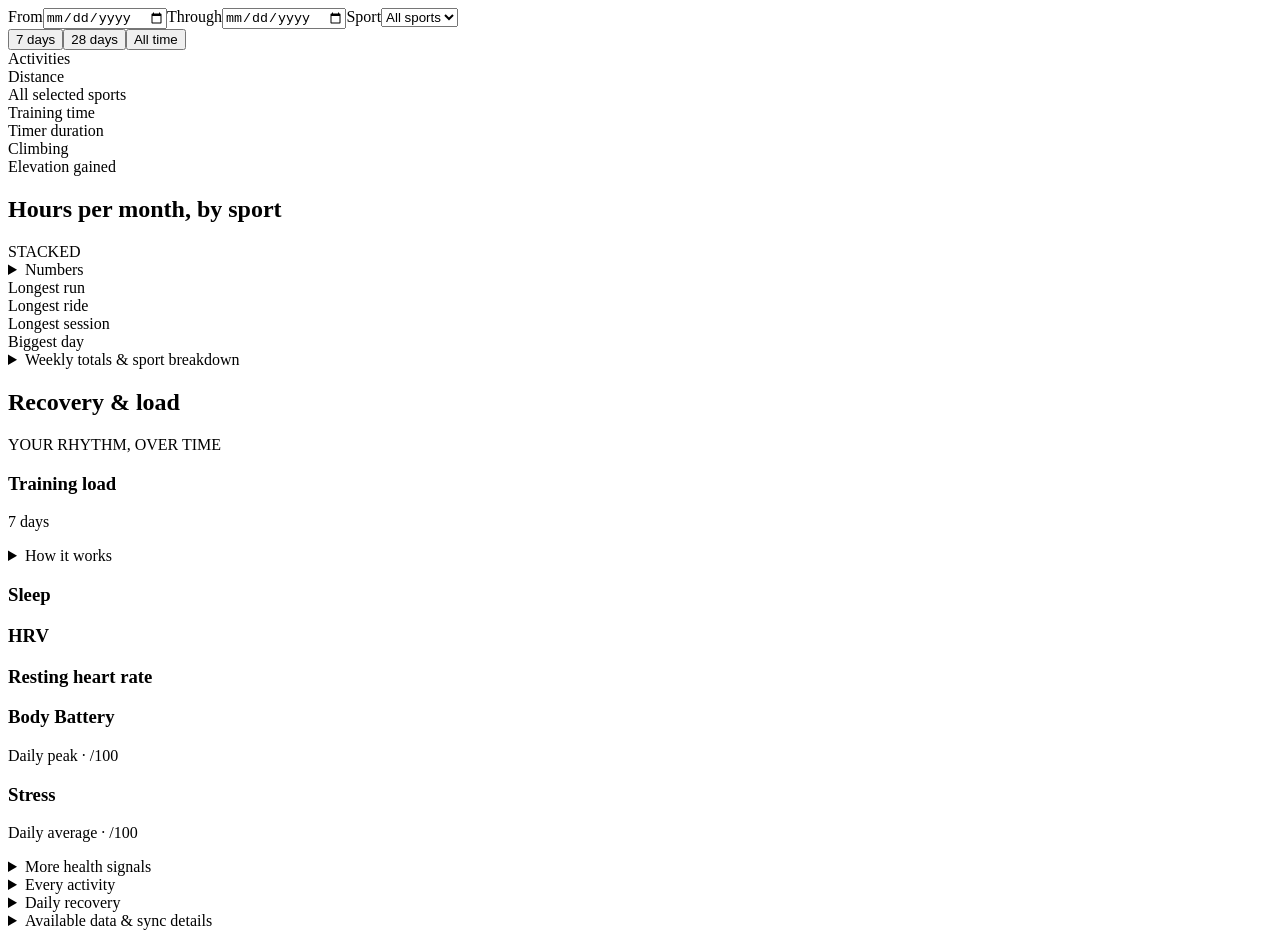
<file: assets/history.html>
<!doctype html><html lang="en"><head><meta charset="utf-8"><meta name="viewport" content="width=device-width,initial-scale=1"><meta name="theme-color" content="#14221d"><link rel="icon" type="image/png" sizes="256x256" href="__LOGO__"><title>The Daily Practice · Training desk</title><style></style></head><body><main>
<header><div id="coverage"></div></header>
<div id="syncNotice" class="notice" role="status"></div>
<div class="filters"><label>From<input id="from" type="date"></label><label>Through<input id="through" type="date"></label><label>Sport<select id="sport"><option value="all">All sports</option></select></label><div class="filter-shortcuts"><button type="button" data-period="7">7 days</button><button type="button" data-period="28">28 days</button><button type="button" id="reset" class="active">All time</button></div></div>
<section class="grid" aria-label="Training totals"><article class="card"><div class="label">Activities</div><div class="metric" id="sessions"></div><div class="muted" id="periodLabel"></div></article><article class="card"><div class="label">Distance</div><div class="metric" id="totalDistance"></div><div class="muted">All selected sports</div></article><article class="card"><div class="label">Training time</div><div class="metric" id="hours"></div><div class="muted">Timer duration</div></article><article class="card"><div class="label">Climbing</div><div class="metric" id="totalClimb"></div><div class="muted">Elevation gained</div></article></section>
<section class="panel monthly-panel"><div class="panel-head"><h2>Hours per month, by sport</h2><span class="kicker">STACKED</span></div><div id="monthlyVisual" class="monthly-visual" aria-label="Monthly training hours"></div><div id="legend" class="legend"></div><details><summary>Numbers</summary><div class="scroll"><table id="monthly"></table></div></details></section>
<section class="grid records-grid" aria-label="Personal training records"><article class="card"><div class="label">Longest run</div><div class="metric" id="longRun"></div><div class="muted" id="longRunNote"></div></article><article class="card"><div class="label">Longest ride</div><div class="metric" id="longBike"></div><div class="muted" id="longBikeNote"></div></article><article class="card"><div class="label">Longest session</div><div class="metric" id="longTime"></div><div class="muted" id="longTimeNote"></div></article><article class="card"><div class="label">Biggest day</div><div class="metric" id="longDay"></div><div class="muted" id="longDayNote"></div></article></section>
<details class="table-details"><summary>Weekly totals & sport breakdown</summary><div class="signal-strip"><div class="signal-item">Running<strong id="runKm"></strong><span id="runPace"></span></div><div class="signal-item">Cycling<strong id="bikeKm"></strong><span id="bikeSpeed"></span></div></div><div class="scroll"><table><thead><tr><th>Week of</th><th>Hours</th><th>Run km</th><th>Bike km</th><th>Sessions</th></tr></thead><tbody id="weekly"></tbody></table></div></details>
<div class="section-heading"><h2>Recovery & load</h2><span>YOUR RHYTHM, OVER TIME</span></div>
<div class="recovery">
<section class="panel load-card"><div class="panel-head"><h3>Training load</h3><span class="badge">7 days</span></div><div id="loadValue" class="load-value"></div><div id="loadChart"></div><p id="loadSummary" class="note"></p><details><summary>How it works</summary><p class="note">Sum of Garmin’s per-activity training load over a rolling seven days, across the selected sports. This is a simple sum, not Garmin’s weighted acute-load algorithm. Gaps or activities without load are shown as incomplete. Early windows may have partial coverage.</p><p class="note" id="readiness"></p></details></section>
<section class="panel"><h3>Sleep</h3><div class="trend-value" id="sleepAvg"></div><div id="sleepChart"></div><p id="sleepSummary" class="note"></p><span id="sleepCount" hidden></span></section>
<section class="panel"><h3>HRV</h3><div class="trend-value" id="hrvValue"></div><div id="hrvChart"></div><p id="hrvSummary" class="note"></p></section>
<section class="panel"><h3>Resting heart rate</h3><div class="trend-value" id="rhrValue"></div><div id="rhrChart"></div><p id="rhrSummary" class="note"></p></section>
<section class="panel"><h3>Body Battery</h3><div class="trend-value" id="bbValue"></div><div id="bbChart"></div><p class="note">Daily peak · /100</p></section>
<section class="panel"><h3>Stress</h3><div class="trend-value" id="stressValue"></div><div id="stressChart"></div><p class="note">Daily average · /100</p></section>
</div>
<details class="table-details"><summary>More health signals</summary><div id="healthSignals" class="availability-grid"></div></details>
<details class="table-details"><summary>Every activity</summary><div class="scroll"><table><thead><tr><th>Date</th><th>Sport</th><th>Distance</th><th>Time</th><th>Pace / speed</th><th>Avg HR</th><th>Max HR</th><th>Climb</th><th>Aerobic / anaerobic</th><th>Garmin kcal</th><th>Load</th></tr></thead><tbody id="activityRows"></tbody></table></div></details>
<details class="table-details"><summary>Daily recovery</summary><div class="scroll"><table><thead><tr><th>Date</th><th>Sleep</th><th>Score</th><th>HRV</th><th>HRV 7-day</th><th>Status</th><th>Resting HR</th><th>Battery peak</th><th>Stress</th></tr></thead><tbody id="healthRows"></tbody></table></div></details>
<details class="table-details"><summary>Available data & sync details</summary><div id="availableData" class="availability-grid"></div><div id="issues" class="note"></div><p class="note">Missing readings stay unavailable. Sleep excludes naps. Calories and fitness metrics are watch estimates. Multisport child legs are excluded to avoid double counting.</p></details>
</main><script id="training-data" type="application/json">__DATA__</script><script>__HISTORY_SCRIPT__</script></body></html>
</file>
